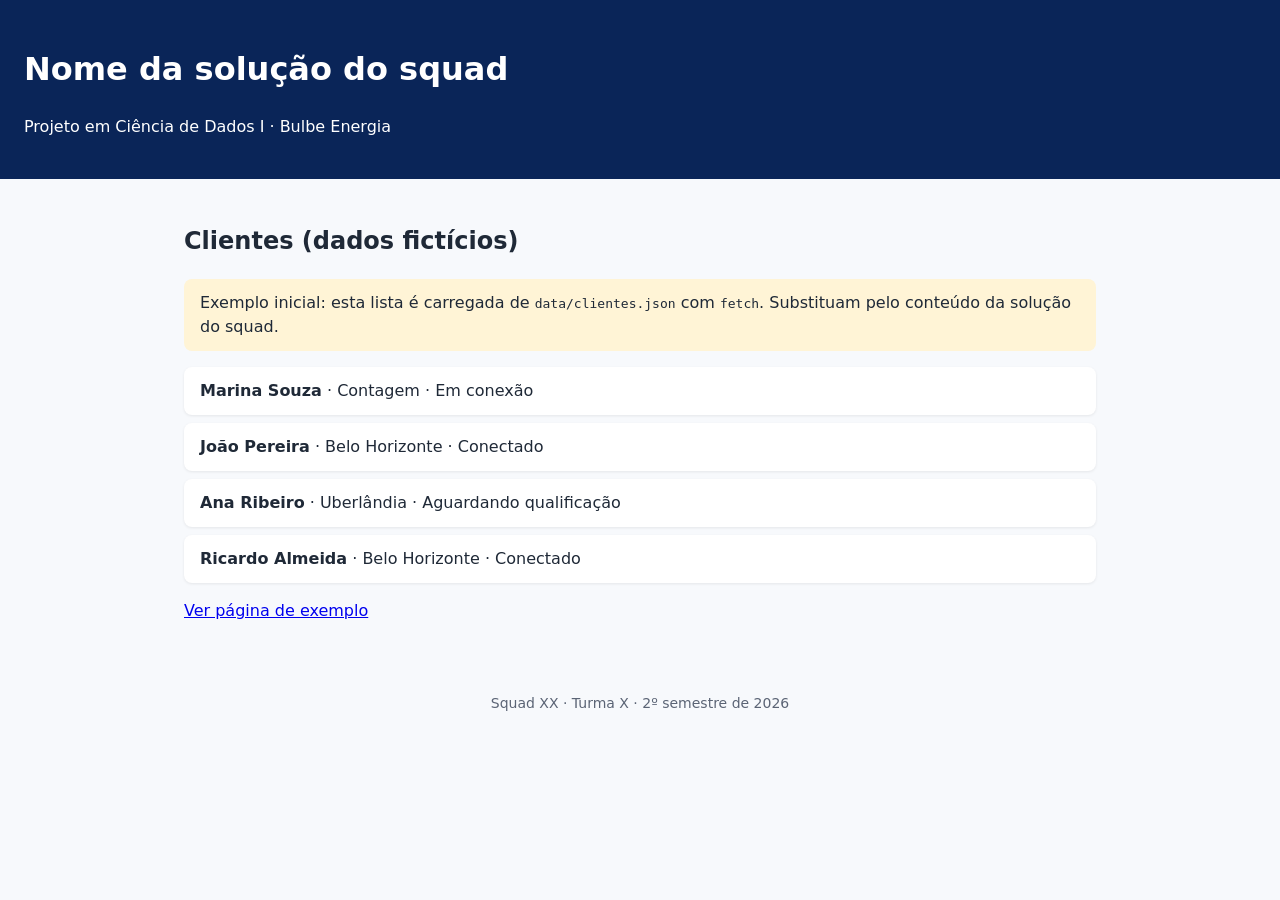
<file: index.html>
<!DOCTYPE html>
<html lang="pt-BR">
<head>
  <meta charset="UTF-8">
  <meta name="viewport" content="width=device-width, initial-scale=1.0">
  <title>Bulbe | Nome da solução do squad</title>
  <link rel="stylesheet" href="assets/css/style.css">
</head>
<body>
  <header class="topo">
    <h1>Nome da solução do squad</h1>
    <p>Projeto em Ciência de Dados I · Bulbe Energia</p>
  </header>

  <main>
    <section>
      <h2>Clientes (dados fictícios)</h2>
      <p class="aviso">Exemplo inicial: esta lista é carregada de <code>data/clientes.json</code> com <code>fetch</code>.
        Substituam pelo conteúdo da solução do squad.</p>
      <ul id="lista-clientes" class="lista"></ul>
      <p><a href="pages/exemplo.html">Ver página de exemplo</a></p>
    </section>
  </main>

  <footer class="rodape">
    <p>Squad XX · Turma X · 2º semestre de 2026</p>
  </footer>

  <script type="module" src="assets/js/main.js"></script>
</body>
</html>
</file>
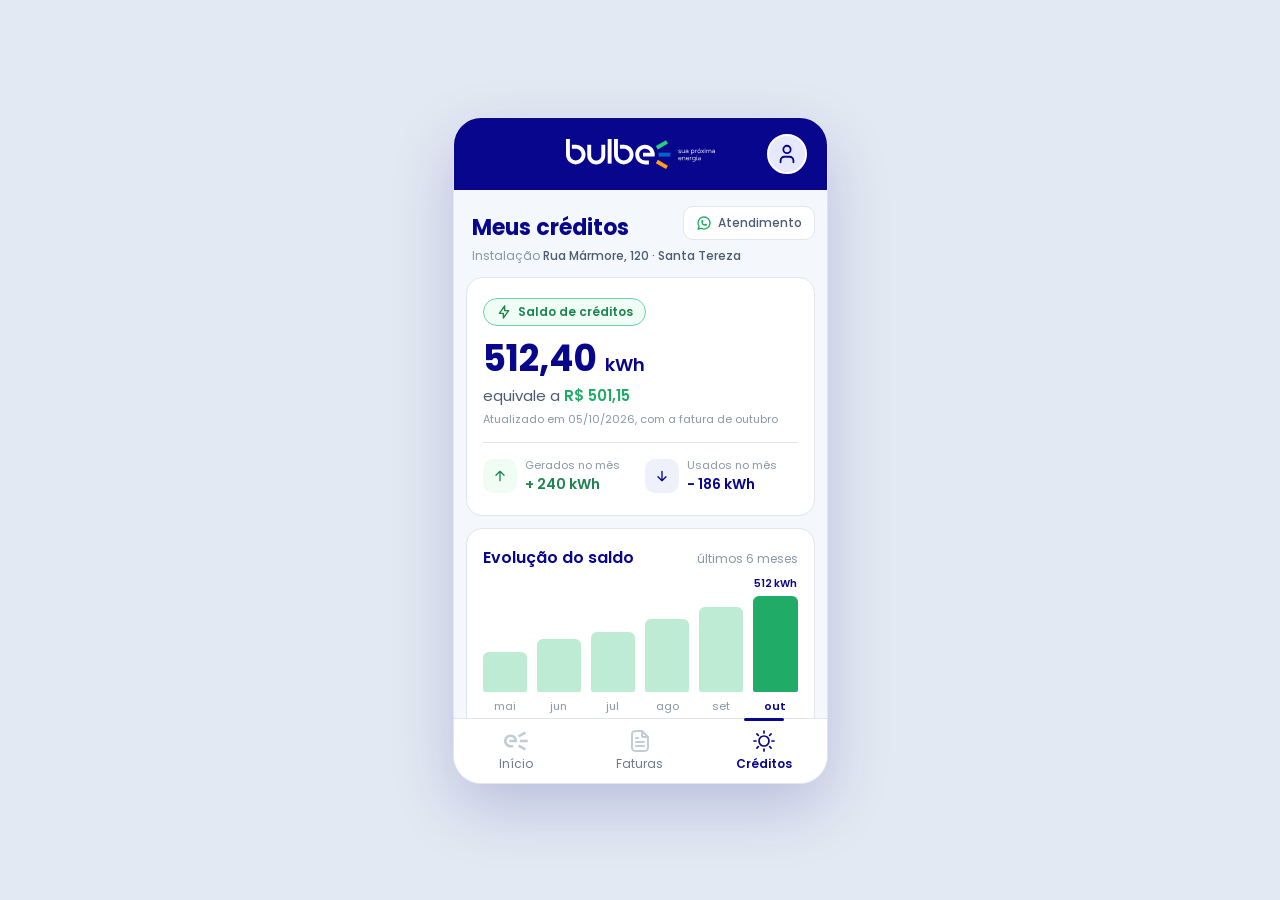
<file: creditos/index.html>
<!DOCTYPE html>
<html lang="pt-BR">
<head>
  <meta charset="UTF-8">
  <meta name="viewport" content="width=device-width, initial-scale=1.0, viewport-fit=cover">
  <title>Bulbe · Créditos</title>
  <link rel="preconnect" href="https://fonts.googleapis.com">
  <link rel="preconnect" href="https://fonts.gstatic.com" crossorigin>
  <link rel="stylesheet" href="https://fonts.googleapis.com/css2?family=Poppins:wght@400;500;600;700&display=swap">
  <link rel="stylesheet" href="style.css">
</head>
<body>

  <!-- Tela no tamanho do iPhone SE: tudo da tela fica aqui dentro -->
  <div class="aparelho">
  <div class="aparelho__tela">


  <!-- Barra do topo: logo oficial da Bulbe e perfil -->
  <header class="topo">
    <a href="../inicio/index.html" class="topo__logo" aria-label="Bulbe, página inicial">
      <svg width="149" height="30" viewBox="0 0 149 30" fill="none" xmlns="http://www.w3.org/2000/svg" aria-hidden="true">
        <path d="M104.378 13.6785H92.6611V17.5656H104.378V13.6785Z" fill="#0762C7"/>
        <path d="M100.005 1.24527L89.8574 7.1039L91.8015 10.4711L101.949 4.61248L100.005 1.24527Z" fill="#26D07C"/>
        <path d="M91.8025 20.7742L89.8584 24.1414L100.006 30L101.95 26.6328L91.8025 20.7742Z" fill="#FF9E1B"/>
        <path d="M35.3623 16.4018C35.3623 19.2172 33.0798 21.4998 30.2644 21.4998C27.449 21.4998 25.1674 19.2172 25.1674 16.4018V5.85814H21.2793V16.4018C21.2793 21.3646 25.3026 25.3869 30.2644 25.3869C35.2262 25.3869 39.2495 21.3636 39.2495 16.4018V5.85814H35.3623V16.4018Z" fill="white"/>
        <path d="M9.76389 5.85814H5.87675V9.74626H9.76487V9.76389C13.0006 9.76389 15.624 12.3873 15.624 15.622C15.624 18.8567 13.0006 21.4802 9.76487 21.4802C6.52918 21.4802 3.90673 18.8577 3.90673 15.622H3.8891V0H0V15.623C0 21.0158 4.37107 25.3869 9.76389 25.3869C15.1567 25.3869 19.5278 21.0158 19.5278 15.623C19.5278 10.2302 15.1567 5.85814 9.76389 5.85814Z" fill="white"/>
        <path d="M57.7883 5.85814H53.9002V9.74626H57.7883V9.76389C61.024 9.76389 63.6464 12.3873 63.6464 15.622C63.6464 18.8567 61.023 21.4802 57.7883 21.4802C54.5536 21.4802 51.9292 18.8577 51.9292 15.622H51.9116V0H48.0234V15.623C48.0234 21.0158 52.3955 25.3869 57.7883 25.3869C63.1811 25.3869 67.5522 21.0158 67.5522 15.623C67.5522 10.2302 63.1801 5.85912 57.7883 5.85912" fill="white"/>
        <path d="M45.5805 0H41.6934V24.6159H45.5805V0Z" fill="white"/>
        <path d="M77.0381 17.5666H88.5614C88.6887 16.9386 88.7553 16.2881 88.7553 15.623C88.7553 10.2302 84.3833 5.85909 78.9914 5.85909C73.5996 5.85909 69.2275 10.2302 69.2275 15.623C69.2275 21.0158 73.5996 25.3869 78.9914 25.3869H82.8786V21.4988H78.9914V21.4811C75.7557 21.4811 73.1323 18.8587 73.1323 15.623C73.1323 12.3873 75.7557 9.76484 78.9914 9.76484C81.5443 9.76484 83.7103 11.4008 84.5126 13.6794H77.0381V17.5666Z" fill="white"/>
        <path d="M113.707 14.1457C113.216 14.1457 112.756 14.0037 112.329 13.7196L112.543 13.3512C112.932 13.601 113.321 13.7264 113.714 13.7264C113.947 13.7264 114.136 13.6755 114.281 13.5746C114.425 13.4737 114.497 13.3434 114.497 13.1837C114.497 13.024 114.433 12.9104 114.306 12.8281C114.179 12.7458 113.96 12.6822 113.649 12.6342C112.841 12.5137 112.439 12.21 112.439 11.7231C112.439 11.4566 112.554 11.2382 112.785 11.0707C113.016 10.9022 113.315 10.8189 113.681 10.8189C114.108 10.8189 114.492 10.9228 114.833 11.1295L114.665 11.5037C114.337 11.3185 114.006 11.2255 113.674 11.2255C113.437 11.2255 113.251 11.2686 113.115 11.3548C112.979 11.441 112.911 11.5595 112.911 11.7104C112.911 11.8485 112.974 11.9592 113.098 12.0434C113.223 12.1277 113.423 12.1914 113.701 12.2345C114.167 12.3079 114.495 12.4167 114.687 12.5607C114.879 12.7047 114.975 12.9153 114.975 13.1906C114.975 13.4659 114.858 13.7059 114.625 13.8822C114.392 14.0585 114.087 14.1467 113.706 14.1467" fill="white"/>
        <path d="M117.085 14.1135C116.667 14.1135 116.337 13.9822 116.095 13.7196C115.853 13.4571 115.732 13.1015 115.732 12.6538V10.8709H116.211V12.6411C116.211 12.9683 116.296 13.224 116.464 13.4071C116.633 13.5903 116.868 13.6814 117.17 13.6814C117.471 13.6814 117.719 13.5776 117.91 13.3709C118.102 13.1642 118.198 12.9056 118.198 12.595V10.8699H118.677V14.0615H118.23C118.23 13.7941 118.235 13.5962 118.243 13.4669H118.225C118.13 13.6697 117.981 13.8274 117.778 13.942C117.575 14.0566 117.344 14.1135 117.085 14.1135Z" fill="white"/>
        <path d="M120.839 10.818C121.306 10.818 121.674 10.9169 121.946 11.1148C122.218 11.3127 122.354 11.6232 122.354 12.0454V14.0615H121.927C121.927 13.7774 121.932 13.5658 121.939 13.4287H121.927C121.824 13.6403 121.658 13.8068 121.432 13.9292C121.205 14.0517 120.959 14.1134 120.69 14.1134C120.337 14.1134 120.043 14.0243 119.807 13.845C119.572 13.6667 119.455 13.4149 119.455 13.0927C119.455 12.7704 119.579 12.5098 119.823 12.3266C120.069 12.1434 120.378 12.0523 120.749 12.0523C121.18 12.0523 121.556 12.1405 121.876 12.3168V12.0454C121.876 11.7741 121.781 11.5713 121.591 11.4381C121.401 11.3048 121.142 11.2382 120.814 11.2382C120.503 11.2382 120.173 11.3137 119.823 11.4645L119.694 11.0766C120.078 10.9042 120.459 10.818 120.839 10.818ZM120.769 13.7059C121.067 13.7059 121.322 13.6177 121.536 13.4414C121.749 13.2651 121.867 13.028 121.888 12.7302C121.573 12.5411 121.219 12.4461 120.827 12.4461C120.564 12.4461 120.348 12.5019 120.183 12.6136C120.016 12.7253 119.934 12.8811 119.934 13.0789C119.934 13.2768 120.015 13.4257 120.177 13.5374C120.339 13.6491 120.537 13.7049 120.769 13.7049" fill="white"/>
        <path d="M125.039 15.5809V10.8709H125.518C125.518 10.9953 125.509 11.2128 125.493 11.5233H125.505C125.579 11.3255 125.731 11.156 125.962 11.0159C126.193 10.8758 126.459 10.8063 126.761 10.8063C127.223 10.8063 127.603 10.9601 127.901 11.2686C128.198 11.5762 128.346 11.9759 128.346 12.4667C128.346 12.9575 128.196 13.3631 127.897 13.6687C127.597 13.9744 127.216 14.1272 126.754 14.1272C126.457 14.1272 126.195 14.0586 125.972 13.9205C125.746 13.7833 125.595 13.6148 125.512 13.417H125.499C125.512 13.5982 125.519 13.8568 125.519 14.1928V15.5819H125.04L125.039 15.5809ZM126.683 13.6873C127.033 13.6873 127.318 13.5756 127.537 13.3513C127.758 13.128 127.867 12.8341 127.867 12.4726C127.867 12.1111 127.758 11.8104 127.537 11.5841C127.318 11.3578 127.037 11.2451 126.696 11.2451C126.355 11.2451 126.063 11.3568 125.844 11.5811C125.627 11.8055 125.517 12.0984 125.517 12.4599C125.517 12.8213 125.626 13.1221 125.844 13.3484C126.062 13.5747 126.341 13.6873 126.682 13.6873" fill="white"/>
        <path d="M129.161 14.0624V10.8708H129.615C129.615 11.1461 129.61 11.3508 129.602 11.485H129.615C129.688 11.2999 129.817 11.1431 130 11.0138C130.183 10.8845 130.397 10.8199 130.643 10.8199C130.794 10.8199 130.94 10.8434 131.083 10.8914L130.947 11.3175C130.857 11.2832 130.744 11.2656 130.611 11.2656C130.33 11.2656 130.099 11.3724 129.915 11.585C129.732 11.7985 129.641 12.0708 129.641 12.402V14.0624H129.162H129.161Z" fill="white"/>
        <path d="M133.121 14.1261C132.642 14.1261 132.248 13.9723 131.94 13.6647C131.631 13.3571 131.478 12.9594 131.478 12.4725C131.478 11.9856 131.635 11.581 131.95 11.2705C132.264 10.96 132.666 10.8052 133.154 10.8052C133.642 10.8052 134.027 10.959 134.338 11.2676C134.649 11.5761 134.803 11.9729 134.803 12.4598C134.803 12.9466 134.645 13.3512 134.328 13.6618C134.012 13.9723 133.608 14.1271 133.121 14.1271M133.134 13.6941C133.475 13.6941 133.758 13.5795 133.985 13.3483C134.212 13.1181 134.325 12.8261 134.325 12.4725C134.325 12.1189 134.213 11.8211 133.988 11.5908C133.764 11.3606 133.482 11.245 133.141 11.245C132.8 11.245 132.518 11.3597 132.294 11.5869C132.069 11.8152 131.957 12.1061 131.957 12.4588C131.957 12.8115 132.069 13.1112 132.294 13.3444C132.518 13.5775 132.798 13.6931 133.135 13.6931M132.818 10.3781L133.297 9.53854H133.88L133.271 10.3781H132.819H132.818Z" fill="white"/>
        <path d="M136.967 12.401L138.164 14.0615H137.581L137.18 13.4796C136.887 13.0447 136.719 12.7909 136.676 12.7175H136.663C136.594 12.834 136.424 13.0878 136.151 13.4796L135.75 14.0615H135.174L136.358 12.4069L135.251 10.8689H135.84L136.293 11.5409C136.457 11.7692 136.58 11.9524 136.662 12.0905H136.675C136.761 11.9445 136.883 11.7584 137.043 11.5351L137.497 10.8699H138.073L136.967 12.401Z" fill="white"/>
        <path d="M139.011 10.2429C138.911 10.2429 138.83 10.2116 138.765 10.1489C138.7 10.0862 138.668 10.0059 138.668 9.90691C138.668 9.80797 138.7 9.72568 138.765 9.66102C138.83 9.59637 138.911 9.56404 139.011 9.56404C139.111 9.56404 139.199 9.59637 139.264 9.66102C139.328 9.72568 139.361 9.80797 139.361 9.90691C139.361 10.0059 139.328 10.0872 139.264 10.1489C139.199 10.2116 139.115 10.2429 139.011 10.2429ZM138.778 10.8699H139.257V14.0615H138.778V10.8699Z" fill="white"/>
        <path d="M144.078 10.818C144.48 10.818 144.793 10.9404 145.02 11.1834C145.246 11.4263 145.359 11.7535 145.359 12.162V14.0615H144.88V12.2198C144.88 11.923 144.806 11.6869 144.657 11.5125C144.508 11.3381 144.296 11.251 144.019 11.251C143.743 11.251 143.518 11.346 143.342 11.5351C143.168 11.7241 143.081 11.9641 143.081 12.2521V14.0615H142.602V12.2335C142.602 11.9279 142.525 11.6879 142.372 11.5125C142.219 11.3381 142.004 11.251 141.728 11.251C141.452 11.251 141.233 11.345 141.061 11.5321C140.888 11.7192 140.802 11.9592 140.802 12.2521V14.0615H140.323V10.8699H140.777C140.777 11.107 140.764 11.3176 140.738 11.5027H140.75C140.819 11.2921 140.95 11.1246 141.145 11.0021C141.339 10.8797 141.557 10.818 141.799 10.818C142.364 10.818 142.73 11.0599 142.899 11.5419C143.006 11.3009 143.166 11.1197 143.378 10.9992C143.589 10.8787 143.821 10.818 144.076 10.818" fill="white"/>
        <path d="M147.462 10.818C147.929 10.818 148.297 10.9169 148.569 11.1148C148.841 11.3127 148.977 11.6232 148.977 12.0454V14.0615H148.55C148.55 13.7774 148.555 13.5658 148.562 13.4287H148.55C148.447 13.6403 148.281 13.8068 148.055 13.9292C147.828 14.0517 147.582 14.1134 147.313 14.1134C146.96 14.1134 146.666 14.0243 146.43 13.845C146.195 13.6667 146.078 13.4149 146.078 13.0927C146.078 12.7704 146.202 12.5098 146.446 12.3266C146.692 12.1434 147.001 12.0523 147.372 12.0523C147.803 12.0523 148.179 12.1405 148.499 12.3168V12.0454C148.499 11.7741 148.404 11.5713 148.214 11.4381C148.024 11.3048 147.765 11.2382 147.437 11.2382C147.126 11.2382 146.796 11.3137 146.446 11.4645L146.317 11.0766C146.701 10.9042 147.082 10.818 147.462 10.818ZM147.392 13.7059C147.69 13.7059 147.945 13.6177 148.159 13.4414C148.372 13.2651 148.49 13.028 148.512 12.7302C148.196 12.5411 147.842 12.4461 147.45 12.4461C147.187 12.4461 146.972 12.5019 146.806 12.6136C146.639 12.7253 146.557 12.8811 146.557 13.0789C146.557 13.2768 146.638 13.4257 146.8 13.5374C146.962 13.6491 147.16 13.7049 147.392 13.7049" fill="white"/>
        <path d="M115.455 19.4729C115.455 19.5248 115.45 19.611 115.442 19.7315H112.808C112.83 20.0548 112.945 20.3105 113.154 20.5005C113.364 20.6906 113.63 20.7846 113.953 20.7846C114.384 20.7846 114.747 20.6475 115.041 20.3712L115.293 20.6945C114.961 21.0393 114.513 21.2108 113.947 21.2108C113.464 21.2108 113.074 21.0579 112.776 20.7523C112.479 20.4467 112.33 20.046 112.33 19.5503C112.33 19.0546 112.481 18.6647 112.783 18.3552C113.085 18.0446 113.473 17.8898 113.947 17.8898C114.422 17.8898 114.77 18.028 115.045 18.3032C115.319 18.5785 115.456 18.9684 115.456 19.4729M113.929 18.316C113.631 18.316 113.381 18.4061 113.181 18.5873C112.981 18.7686 112.858 19.0164 112.816 19.3309H115.009C114.997 19.0037 114.895 18.7529 114.706 18.5785C114.516 18.4041 114.257 18.317 113.929 18.317" fill="white"/>
        <path d="M116.219 21.1471V17.9555H116.672C116.672 18.1455 116.665 18.3562 116.653 18.5883H116.672C116.766 18.3728 116.92 18.2053 117.132 18.0848C117.343 17.9643 117.587 17.9036 117.864 17.9036C118.295 17.9036 118.627 18.029 118.861 18.2788C119.094 18.5286 119.21 18.8793 119.21 19.3319V21.1471H118.731V19.3701C118.731 19.0429 118.649 18.7882 118.488 18.6079C118.326 18.4267 118.09 18.3366 117.779 18.3366C117.469 18.3366 117.205 18.4404 117.002 18.6471C116.8 18.8538 116.699 19.1124 116.699 19.422V21.1471H116.22H116.219Z" fill="white"/>
        <path d="M123.111 19.4729C123.111 19.5248 123.106 19.611 123.099 19.7315H120.464C120.486 20.0548 120.602 20.3105 120.81 20.5005C121.02 20.6906 121.286 20.7846 121.61 20.7846C122.041 20.7846 122.403 20.6475 122.697 20.3712L122.95 20.6945C122.618 21.0393 122.169 21.2108 121.604 21.2108C121.121 21.2108 120.73 21.0579 120.432 20.7523C120.135 20.4467 119.986 20.046 119.986 19.5503C119.986 19.0546 120.137 18.6647 120.439 18.3552C120.742 18.0446 121.13 17.8898 121.604 17.8898C122.078 17.8898 122.427 18.028 122.701 18.3032C122.975 18.5785 123.112 18.9684 123.112 19.4729M121.585 18.316C121.287 18.316 121.038 18.4061 120.838 18.5873C120.637 18.7686 120.515 19.0164 120.472 19.3309H122.667C122.654 19.0037 122.552 18.7529 122.362 18.5785C122.172 18.4041 121.913 18.317 121.585 18.317" fill="white"/>
        <path d="M123.874 21.1471V17.9555H124.328C124.328 18.2308 124.323 18.4355 124.315 18.5697H124.328C124.4 18.3846 124.529 18.2269 124.713 18.0975C124.896 17.9682 125.11 17.9036 125.356 17.9036C125.507 17.9036 125.654 17.9271 125.796 17.9751L125.66 18.4012C125.57 18.3669 125.457 18.3493 125.323 18.3493C125.043 18.3493 124.811 18.4561 124.627 18.6696C124.444 18.8832 124.352 19.1555 124.352 19.4866V21.1471H123.873H123.874Z" fill="white"/>
        <path d="M127.9 22.7498C127.352 22.7498 126.86 22.6244 126.424 22.3746L126.612 21.9739C127.055 22.1933 127.484 22.303 127.893 22.303C128.229 22.303 128.495 22.2139 128.692 22.0346C128.888 21.8554 128.991 21.6075 129 21.2882C129.013 20.909 129.023 20.6465 129.032 20.4996H129.02C128.933 20.7063 128.78 20.8757 128.557 21.007C128.335 21.1383 128.079 21.2039 127.79 21.2039C127.32 21.2039 126.936 21.0501 126.638 20.7425C126.34 20.4349 126.191 20.0391 126.191 19.5572C126.191 19.0752 126.339 18.6657 126.635 18.3552C126.931 18.0446 127.313 17.8898 127.784 17.8898C128.077 17.8898 128.339 17.9574 128.567 18.0936C128.795 18.2298 128.951 18.4022 129.032 18.6138H129.045C129.036 18.4678 129.032 18.2474 129.032 17.9545H129.486V21.1912C129.486 21.678 129.346 22.0591 129.066 22.3354C128.785 22.6106 128.398 22.7488 127.901 22.7488M127.842 20.765C128.196 20.765 128.48 20.6534 128.693 20.429C128.907 20.2057 129.014 19.9098 129.014 19.5434C129.014 19.1771 128.904 18.8891 128.686 18.6647C128.469 18.4404 128.188 18.3287 127.842 18.3287C127.496 18.3287 127.215 18.4424 126.998 18.6677C126.78 18.894 126.67 19.1859 126.67 19.5434C126.67 19.901 126.779 20.1939 126.998 20.4222C127.215 20.6504 127.497 20.765 127.842 20.765Z" fill="white"/>
        <path d="M130.785 17.3286C130.685 17.3286 130.604 17.2972 130.539 17.2346C130.475 17.1719 130.442 17.0915 130.442 16.9926C130.442 16.8936 130.475 16.8114 130.539 16.7467C130.604 16.682 130.685 16.6497 130.785 16.6497C130.885 16.6497 130.973 16.682 131.037 16.7467C131.102 16.8114 131.134 16.8936 131.134 16.9926C131.134 17.0915 131.102 17.1728 131.037 17.2346C130.972 17.2972 130.888 17.3286 130.785 17.3286ZM130.552 17.9556H131.031V21.1472H130.552V17.9556Z" fill="white"/>
        <path d="M133.193 17.9036C133.659 17.9036 134.027 18.0025 134.3 18.2014C134.572 18.3993 134.707 18.7098 134.707 19.132V21.1481H134.28C134.28 20.864 134.284 20.6524 134.293 20.5153H134.28C134.176 20.7269 134.012 20.8934 133.785 21.0158C133.559 21.1383 133.311 21.2 133.045 21.2C132.691 21.2 132.396 21.1109 132.161 20.9316C131.926 20.7533 131.809 20.5015 131.809 20.1792C131.809 19.8569 131.931 19.5964 132.177 19.4132C132.424 19.23 132.731 19.1389 133.103 19.1389C133.534 19.1389 133.909 19.227 134.228 19.4034V19.132C134.228 18.8607 134.133 18.6589 133.943 18.5247C133.753 18.3914 133.495 18.3248 133.166 18.3248C132.856 18.3248 132.526 18.4002 132.176 18.5511L132.047 18.1632C132.431 17.9908 132.813 17.9046 133.192 17.9046M133.12 20.7925C133.418 20.7925 133.674 20.7043 133.887 20.528C134.101 20.3517 134.218 20.1146 134.24 19.8168C133.926 19.6277 133.572 19.5327 133.179 19.5327C132.916 19.5327 132.701 19.5885 132.535 19.7002C132.37 19.8119 132.287 19.9676 132.287 20.1655C132.287 20.3634 132.367 20.5123 132.529 20.624C132.69 20.7357 132.888 20.7915 133.12 20.7915" fill="white"/>
      </svg>
    </a>

    <button type="button" class="topo__perfil" aria-label="Meu perfil">
      <svg width="22" height="22" viewBox="0 0 22 22" fill="none" xmlns="http://www.w3.org/2000/svg" aria-hidden="true">
        <path d="M17.4154 19.25V17.4167C17.4154 16.4442 17.0291 15.5116 16.3414 14.824C15.6538 14.1363 14.7212 13.75 13.7487 13.75H8.2487C7.27624 13.75 6.34361 14.1363 5.65597 14.824C4.96834 15.5116 4.58203 16.4442 4.58203 17.4167V19.25" stroke="currentColor" stroke-width="1.8" stroke-linecap="round" stroke-linejoin="round"/>
        <path d="M10.9992 10.0833C13.0242 10.0833 14.6659 8.44169 14.6659 6.41664C14.6659 4.3916 13.0242 2.74998 10.9992 2.74998C8.97414 2.74998 7.33252 4.3916 7.33252 6.41664C7.33252 8.44169 8.97414 10.0833 10.9992 10.0833Z" stroke="currentColor" stroke-width="1.8" stroke-linecap="round" stroke-linejoin="round"/>
      </svg>
    </button>
  </header>

  <!-- Conteúdo da tela: troque apenas esta parte -->
  <!-- HU04 · Persona Ricardo Almeida · Issue #28 · valores fictícios -->
  <main class="conteudo creditos">
    <div class="creditos__titulo-linha">
      <h1 class="conteudo__titulo">Meus créditos</h1>
      <a class="creditos__atendimento" href="https://a.bulbe.com.br/contato" target="_blank" rel="noopener">
        <svg class="creditos__icone creditos__icone--pequeno" viewBox="0 0 24 24" aria-hidden="true"><path d="M3 21l1.65-3.8a9 9 0 1 1 3.4 2.9L3 21"/><path d="M9 10a.5.5 0 0 0 1 0V9a.5.5 0 0 0-1 0v1a5 5 0 0 0 5 5h1a.5.5 0 0 0 0-1h-1a.5.5 0 0 0 0 1"/></svg>
        Atendimento
      </a>
    </div>
    <p class="creditos__instalacao">
      Instalação <strong id="instalacao">Rua Mármore, 120 · Santa Tereza</strong>
    </p>

    <!-- Saldo de créditos -->
    <section class="creditos__cartao creditos__saldo" aria-labelledby="titulo-saldo">
      <span class="creditos__selo">
        <svg class="creditos__icone creditos__icone--pequeno" viewBox="0 0 24 24" aria-hidden="true"><path d="M13 3v7h6l-8 11v-7H5l8-11"/></svg>
        <span id="titulo-saldo">Saldo de créditos</span>
      </span>

      <p class="creditos__kwh"><data id="saldo-kwh" value="512.4">512,40</data> <span>kWh</span></p>
      <p class="creditos__reais">equivale a <strong id="saldo-reais">R$ 501,15</strong></p>
      <p class="creditos__atualizacao">
        Atualizado em <time id="saldo-data" datetime="2026-10-05">05/10/2026</time>, com a fatura de <span id="saldo-mes">outubro</span>
      </p>

      <hr class="creditos__divisor">

      <ul class="creditos__resumo">
        <li class="creditos__resumo-item">
          <span class="creditos__resumo-icone creditos__resumo-icone--gerado">
            <svg class="creditos__icone creditos__icone--pequeno" viewBox="0 0 24 24" aria-hidden="true"><path d="M12 19V5M18 11l-6-6M6 11l6-6"/></svg>
          </span>
          <span>
            <span class="creditos__resumo-rotulo">Gerados no mês</span>
            <strong id="mes-gerados" class="creditos__resumo-valor creditos__resumo-valor--gerado">+ 240 kWh</strong>
          </span>
        </li>
        <li class="creditos__resumo-item">
          <span class="creditos__resumo-icone creditos__resumo-icone--usado">
            <svg class="creditos__icone creditos__icone--pequeno" viewBox="0 0 24 24" aria-hidden="true"><path d="M12 5v14M18 13l-6 6M6 13l6 6"/></svg>
          </span>
          <span>
            <span class="creditos__resumo-rotulo">Usados no mês</span>
            <strong id="mes-usados" class="creditos__resumo-valor">− 186 kWh</strong>
          </span>
        </li>
      </ul>
    </section>

    <!-- Evolução do saldo -->
    <section class="creditos__cartao" aria-labelledby="titulo-evolucao">
      <div class="creditos__evolucao-topo">
        <h2 id="titulo-evolucao" class="creditos__titulo-secao">Evolução do saldo</h2>
        <span class="creditos__apoio">últimos 6 meses</span>
      </div>

      <figure class="creditos__grafico">
        <ol id="grafico-barras" class="creditos__barras">
          <li style="--altura: 42%"><span class="creditos__sr">Maio: 216 kWh</span></li>
          <li style="--altura: 55%"><span class="creditos__sr">Junho: 280 kWh</span></li>
          <li style="--altura: 63%"><span class="creditos__sr">Julho: 323 kWh</span></li>
          <li style="--altura: 76%"><span class="creditos__sr">Agosto: 388 kWh</span></li>
          <li style="--altura: 89%"><span class="creditos__sr">Setembro: 458 kWh</span></li>
          <li class="atual" style="--altura: 100%" data-valor="512 kWh"><span class="creditos__sr">Outubro: 512 kWh</span></li>
        </ol>
        <figcaption id="grafico-meses" class="creditos__meses" aria-hidden="true">
          <span>mai</span><span>jun</span><span>jul</span><span>ago</span><span>set</span><span class="atual">out</span>
        </figcaption>
      </figure>
    </section>

    <!-- E se eu cancelar? -->
    <section class="creditos__aviso" aria-labelledby="titulo-cancelar">
      <h2 id="titulo-cancelar" class="creditos__aviso-titulo">
        <svg class="creditos__icone" viewBox="0 0 24 24" aria-hidden="true"><circle cx="12" cy="12" r="9"/><path d="M12 8h.01M11 12h1v4h1"/></svg>
        E se eu cancelar?
      </h2>
      <p>Seus créditos continuam valendo: use nas próximas contas por até <span id="prazo-meses">60</span> meses ou quite o saldo de uma vez, sem multa.</p>
      <p>Valor para quitar hoje: <strong id="valor-quitar">R$ 501,15</strong></p>

      <details class="creditos__regras">
        <summary>Ver regras completas</summary>
        <ul>
          <li>O saldo mostrado aqui é o mesmo informado pela central de atendimento.</li>
          <li>Os créditos são atualizados uma vez por mês, junto com a fatura.</li>
          <li>Ao cancelar, você escolhe: consumir o saldo nas contas da Cemig ou pagar o valor em reais.</li>
          <li>Não existe multa de fidelidade.</li>
        </ul>
      </details>
    </section>

    <a class="creditos__botao" href="#">
      <svg class="creditos__icone" viewBox="0 0 24 24" aria-hidden="true"><path d="M3 12h4l3 8l4-16l3 8h4"/></svg>
      Ver quanto economizei
    </a>
  </main>

  <!-- Barra de navegação: 3 abas com os ícones oficiais -->
  <nav class="navegacao" aria-label="Navegação principal">
    <a href="../inicio/index.html" class="navegacao__item">
      <svg class="navegacao__icone icone-inicio" width="24" height="24" viewBox="0 0 24 24" fill="none" xmlns="http://www.w3.org/2000/svg" aria-hidden="true">
        <path class="icone-inicio__azul" d="M23.6607 10.7024H15.7739V13.2982H23.6607V10.7024Z"/>
        <path class="icone-inicio__verde" d="M20.7172 2.40003L13.8867 6.31189L15.1951 8.55989L22.0256 4.64802L20.7172 2.40003Z"/>
        <path class="icone-inicio__laranja" d="M15.1956 15.4402L13.8872 17.6882L20.7176 21.6L22.026 19.352L15.1956 15.4402Z"/>
        <path class="icone-inicio__e" d="M5.25783 13.2981H13.0142C13.0998 12.8788 13.1449 12.4445 13.1449 12.0001C13.1449 8.39951 10.2024 5.48059 6.57229 5.48059C2.9422 5.48059 0 8.39951 0 12.0001C0 15.6006 2.94256 18.5199 6.57229 18.5199H9.18908V15.9241H6.57229V15.9121C4.39438 15.9121 2.62892 14.1608 2.62892 12.0004C2.62892 9.84002 4.39438 8.08874 6.57229 8.08874C8.29074 8.08874 9.7488 9.18097 10.2887 10.7027H5.25783V13.2985V13.2981Z"/>
      </svg>
      <span class="navegacao__rotulo">Início</span>
    </a>

    <a href="../fatura/principal/index.html" class="navegacao__item">
      <svg class="navegacao__icone" width="24" height="24" viewBox="0 0 24 24" fill="none" xmlns="http://www.w3.org/2000/svg" aria-hidden="true">
        <path d="M14 2.26953V6.40007C14 6.96012 14 7.24015 14.109 7.45406C14.2049 7.64222 14.3578 7.7952 14.546 7.89108C14.7599 8.00007 15.0399 8.00007 15.6 8.00007H19.7305M16 13H8M16 17H8M10 9H8M14 2H8.8C7.11984 2 6.27976 2 5.63803 2.32698C5.07354 2.6146 4.6146 3.07354 4.32698 3.63803C4 4.27976 4 5.11984 4 6.8V17.2C4 18.8802 4 19.7202 4.32698 20.362C4.6146 20.9265 5.07354 21.3854 5.63803 21.673C6.27976 22 7.11984 22 8.8 22H15.2C16.8802 22 17.7202 22 18.362 21.673C18.9265 21.3854 19.3854 20.9265 19.673 20.362C20 19.7202 20 18.8802 20 17.2V8L14 2Z" stroke="currentColor" stroke-width="2" stroke-linecap="round" stroke-linejoin="round"/>
      </svg>
      <span class="navegacao__rotulo">Faturas</span>
    </a>

    <a href="../creditos/index.html" class="navegacao__item navegacao__item--ativo" aria-current="page">
      <svg class="navegacao__icone" width="24" height="24" viewBox="0 0 24 24" fill="none" xmlns="http://www.w3.org/2000/svg" aria-hidden="true">
        <path d="M12 2V4M12 20V22M4 12H2M6.31412 6.31412L4.8999 4.8999M17.6859 6.31412L19.1001 4.8999M6.31412 17.69L4.8999 19.1042M17.6859 17.69L19.1001 19.1042M22 12H20M17 12C17 14.7614 14.7614 17 12 17C9.23858 17 7 14.7614 7 12C7 9.23858 9.23858 7 12 7C14.7614 7 17 9.23858 17 12Z" stroke="currentColor" stroke-width="1.7" stroke-linecap="round" stroke-linejoin="round"/>
      </svg>
      <span class="navegacao__rotulo">Créditos</span>
    </a>
  </nav>

  </div>
  </div>

  <!-- Dados da tela: lidos de data/creditos.json (precisa do Live Server) -->
  <script type="module" src="script.js"></script>
</body>
</html>
</file>
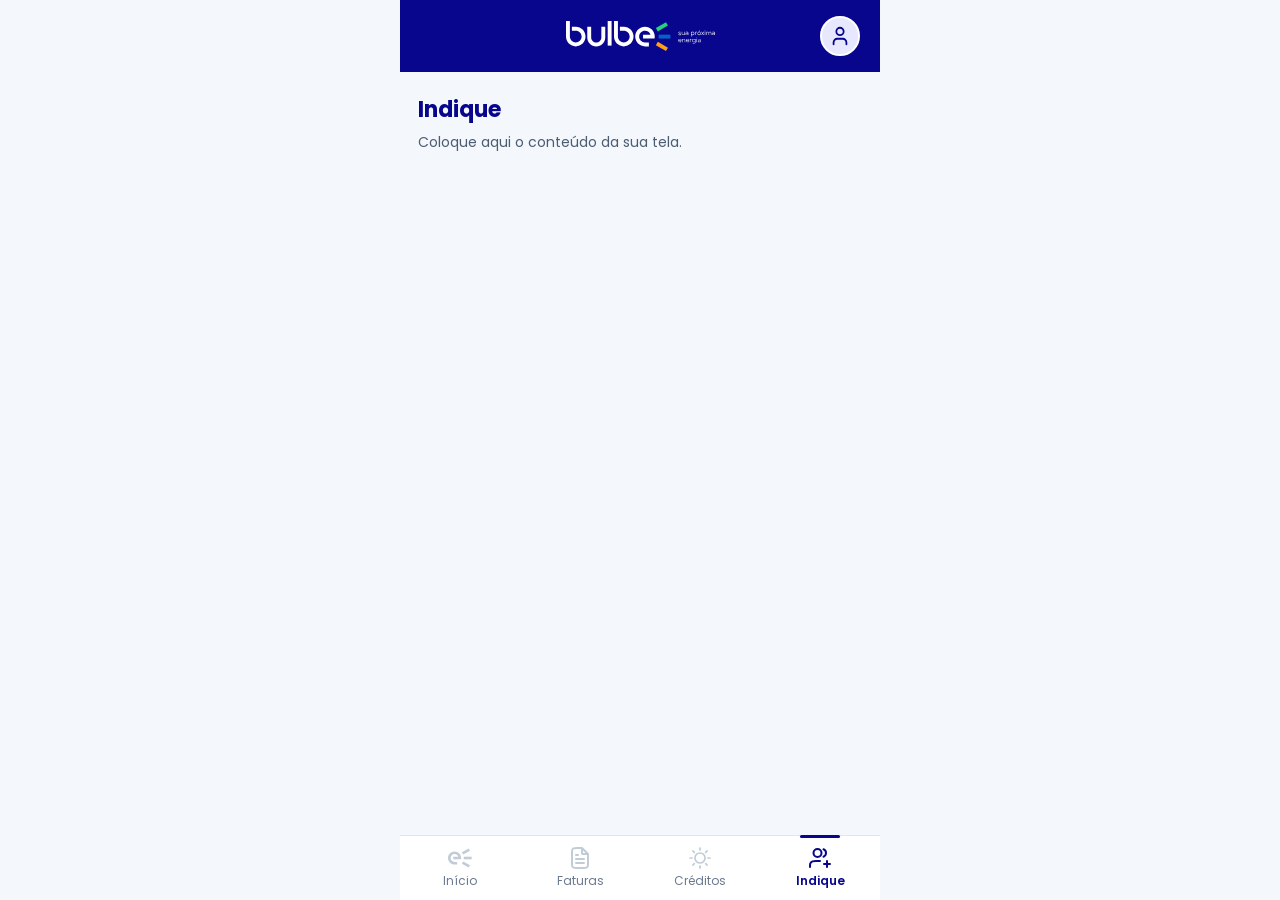
<file: indique/index.html>
<!DOCTYPE html>
<html lang="pt-BR">
<head>
  <meta charset="UTF-8">
  <meta name="viewport" content="width=device-width, initial-scale=1.0, viewport-fit=cover">
  <title>Bulbe · Indique</title>
  <link rel="preconnect" href="https://fonts.googleapis.com">
  <link rel="preconnect" href="https://fonts.gstatic.com" crossorigin>
  <link rel="stylesheet" href="https://fonts.googleapis.com/css2?family=Poppins:wght@400;500;600;700&display=swap">
  <link rel="stylesheet" href="style.css">
</head>
<body>

  <!-- Barra do topo: logo oficial da Bulbe e perfil -->
  <header class="topo">
    <a href="../inicio/index.html" class="topo__logo" aria-label="Bulbe, página inicial">
      <svg width="149" height="30" viewBox="0 0 149 30" fill="none" xmlns="http://www.w3.org/2000/svg" aria-hidden="true">
        <path d="M104.378 13.6785H92.6611V17.5656H104.378V13.6785Z" fill="#0762C7"/>
        <path d="M100.005 1.24527L89.8574 7.1039L91.8015 10.4711L101.949 4.61248L100.005 1.24527Z" fill="#26D07C"/>
        <path d="M91.8025 20.7742L89.8584 24.1414L100.006 30L101.95 26.6328L91.8025 20.7742Z" fill="#FF9E1B"/>
        <path d="M35.3623 16.4018C35.3623 19.2172 33.0798 21.4998 30.2644 21.4998C27.449 21.4998 25.1674 19.2172 25.1674 16.4018V5.85814H21.2793V16.4018C21.2793 21.3646 25.3026 25.3869 30.2644 25.3869C35.2262 25.3869 39.2495 21.3636 39.2495 16.4018V5.85814H35.3623V16.4018Z" fill="white"/>
        <path d="M9.76389 5.85814H5.87675V9.74626H9.76487V9.76389C13.0006 9.76389 15.624 12.3873 15.624 15.622C15.624 18.8567 13.0006 21.4802 9.76487 21.4802C6.52918 21.4802 3.90673 18.8577 3.90673 15.622H3.8891V0H0V15.623C0 21.0158 4.37107 25.3869 9.76389 25.3869C15.1567 25.3869 19.5278 21.0158 19.5278 15.623C19.5278 10.2302 15.1567 5.85814 9.76389 5.85814Z" fill="white"/>
        <path d="M57.7883 5.85814H53.9002V9.74626H57.7883V9.76389C61.024 9.76389 63.6464 12.3873 63.6464 15.622C63.6464 18.8567 61.023 21.4802 57.7883 21.4802C54.5536 21.4802 51.9292 18.8577 51.9292 15.622H51.9116V0H48.0234V15.623C48.0234 21.0158 52.3955 25.3869 57.7883 25.3869C63.1811 25.3869 67.5522 21.0158 67.5522 15.623C67.5522 10.2302 63.1801 5.85912 57.7883 5.85912" fill="white"/>
        <path d="M45.5805 0H41.6934V24.6159H45.5805V0Z" fill="white"/>
        <path d="M77.0381 17.5666H88.5614C88.6887 16.9386 88.7553 16.2881 88.7553 15.623C88.7553 10.2302 84.3833 5.85909 78.9914 5.85909C73.5996 5.85909 69.2275 10.2302 69.2275 15.623C69.2275 21.0158 73.5996 25.3869 78.9914 25.3869H82.8786V21.4988H78.9914V21.4811C75.7557 21.4811 73.1323 18.8587 73.1323 15.623C73.1323 12.3873 75.7557 9.76484 78.9914 9.76484C81.5443 9.76484 83.7103 11.4008 84.5126 13.6794H77.0381V17.5666Z" fill="white"/>
        <path d="M113.707 14.1457C113.216 14.1457 112.756 14.0037 112.329 13.7196L112.543 13.3512C112.932 13.601 113.321 13.7264 113.714 13.7264C113.947 13.7264 114.136 13.6755 114.281 13.5746C114.425 13.4737 114.497 13.3434 114.497 13.1837C114.497 13.024 114.433 12.9104 114.306 12.8281C114.179 12.7458 113.96 12.6822 113.649 12.6342C112.841 12.5137 112.439 12.21 112.439 11.7231C112.439 11.4566 112.554 11.2382 112.785 11.0707C113.016 10.9022 113.315 10.8189 113.681 10.8189C114.108 10.8189 114.492 10.9228 114.833 11.1295L114.665 11.5037C114.337 11.3185 114.006 11.2255 113.674 11.2255C113.437 11.2255 113.251 11.2686 113.115 11.3548C112.979 11.441 112.911 11.5595 112.911 11.7104C112.911 11.8485 112.974 11.9592 113.098 12.0434C113.223 12.1277 113.423 12.1914 113.701 12.2345C114.167 12.3079 114.495 12.4167 114.687 12.5607C114.879 12.7047 114.975 12.9153 114.975 13.1906C114.975 13.4659 114.858 13.7059 114.625 13.8822C114.392 14.0585 114.087 14.1467 113.706 14.1467" fill="white"/>
        <path d="M117.085 14.1135C116.667 14.1135 116.337 13.9822 116.095 13.7196C115.853 13.4571 115.732 13.1015 115.732 12.6538V10.8709H116.211V12.6411C116.211 12.9683 116.296 13.224 116.464 13.4071C116.633 13.5903 116.868 13.6814 117.17 13.6814C117.471 13.6814 117.719 13.5776 117.91 13.3709C118.102 13.1642 118.198 12.9056 118.198 12.595V10.8699H118.677V14.0615H118.23C118.23 13.7941 118.235 13.5962 118.243 13.4669H118.225C118.13 13.6697 117.981 13.8274 117.778 13.942C117.575 14.0566 117.344 14.1135 117.085 14.1135Z" fill="white"/>
        <path d="M120.839 10.818C121.306 10.818 121.674 10.9169 121.946 11.1148C122.218 11.3127 122.354 11.6232 122.354 12.0454V14.0615H121.927C121.927 13.7774 121.932 13.5658 121.939 13.4287H121.927C121.824 13.6403 121.658 13.8068 121.432 13.9292C121.205 14.0517 120.959 14.1134 120.69 14.1134C120.337 14.1134 120.043 14.0243 119.807 13.845C119.572 13.6667 119.455 13.4149 119.455 13.0927C119.455 12.7704 119.579 12.5098 119.823 12.3266C120.069 12.1434 120.378 12.0523 120.749 12.0523C121.18 12.0523 121.556 12.1405 121.876 12.3168V12.0454C121.876 11.7741 121.781 11.5713 121.591 11.4381C121.401 11.3048 121.142 11.2382 120.814 11.2382C120.503 11.2382 120.173 11.3137 119.823 11.4645L119.694 11.0766C120.078 10.9042 120.459 10.818 120.839 10.818ZM120.769 13.7059C121.067 13.7059 121.322 13.6177 121.536 13.4414C121.749 13.2651 121.867 13.028 121.888 12.7302C121.573 12.5411 121.219 12.4461 120.827 12.4461C120.564 12.4461 120.348 12.5019 120.183 12.6136C120.016 12.7253 119.934 12.8811 119.934 13.0789C119.934 13.2768 120.015 13.4257 120.177 13.5374C120.339 13.6491 120.537 13.7049 120.769 13.7049" fill="white"/>
        <path d="M125.039 15.5809V10.8709H125.518C125.518 10.9953 125.509 11.2128 125.493 11.5233H125.505C125.579 11.3255 125.731 11.156 125.962 11.0159C126.193 10.8758 126.459 10.8063 126.761 10.8063C127.223 10.8063 127.603 10.9601 127.901 11.2686C128.198 11.5762 128.346 11.9759 128.346 12.4667C128.346 12.9575 128.196 13.3631 127.897 13.6687C127.597 13.9744 127.216 14.1272 126.754 14.1272C126.457 14.1272 126.195 14.0586 125.972 13.9205C125.746 13.7833 125.595 13.6148 125.512 13.417H125.499C125.512 13.5982 125.519 13.8568 125.519 14.1928V15.5819H125.04L125.039 15.5809ZM126.683 13.6873C127.033 13.6873 127.318 13.5756 127.537 13.3513C127.758 13.128 127.867 12.8341 127.867 12.4726C127.867 12.1111 127.758 11.8104 127.537 11.5841C127.318 11.3578 127.037 11.2451 126.696 11.2451C126.355 11.2451 126.063 11.3568 125.844 11.5811C125.627 11.8055 125.517 12.0984 125.517 12.4599C125.517 12.8213 125.626 13.1221 125.844 13.3484C126.062 13.5747 126.341 13.6873 126.682 13.6873" fill="white"/>
        <path d="M129.161 14.0624V10.8708H129.615C129.615 11.1461 129.61 11.3508 129.602 11.485H129.615C129.688 11.2999 129.817 11.1431 130 11.0138C130.183 10.8845 130.397 10.8199 130.643 10.8199C130.794 10.8199 130.94 10.8434 131.083 10.8914L130.947 11.3175C130.857 11.2832 130.744 11.2656 130.611 11.2656C130.33 11.2656 130.099 11.3724 129.915 11.585C129.732 11.7985 129.641 12.0708 129.641 12.402V14.0624H129.162H129.161Z" fill="white"/>
        <path d="M133.121 14.1261C132.642 14.1261 132.248 13.9723 131.94 13.6647C131.631 13.3571 131.478 12.9594 131.478 12.4725C131.478 11.9856 131.635 11.581 131.95 11.2705C132.264 10.96 132.666 10.8052 133.154 10.8052C133.642 10.8052 134.027 10.959 134.338 11.2676C134.649 11.5761 134.803 11.9729 134.803 12.4598C134.803 12.9466 134.645 13.3512 134.328 13.6618C134.012 13.9723 133.608 14.1271 133.121 14.1271M133.134 13.6941C133.475 13.6941 133.758 13.5795 133.985 13.3483C134.212 13.1181 134.325 12.8261 134.325 12.4725C134.325 12.1189 134.213 11.8211 133.988 11.5908C133.764 11.3606 133.482 11.245 133.141 11.245C132.8 11.245 132.518 11.3597 132.294 11.5869C132.069 11.8152 131.957 12.1061 131.957 12.4588C131.957 12.8115 132.069 13.1112 132.294 13.3444C132.518 13.5775 132.798 13.6931 133.135 13.6931M132.818 10.3781L133.297 9.53854H133.88L133.271 10.3781H132.819H132.818Z" fill="white"/>
        <path d="M136.967 12.401L138.164 14.0615H137.581L137.18 13.4796C136.887 13.0447 136.719 12.7909 136.676 12.7175H136.663C136.594 12.834 136.424 13.0878 136.151 13.4796L135.75 14.0615H135.174L136.358 12.4069L135.251 10.8689H135.84L136.293 11.5409C136.457 11.7692 136.58 11.9524 136.662 12.0905H136.675C136.761 11.9445 136.883 11.7584 137.043 11.5351L137.497 10.8699H138.073L136.967 12.401Z" fill="white"/>
        <path d="M139.011 10.2429C138.911 10.2429 138.83 10.2116 138.765 10.1489C138.7 10.0862 138.668 10.0059 138.668 9.90691C138.668 9.80797 138.7 9.72568 138.765 9.66102C138.83 9.59637 138.911 9.56404 139.011 9.56404C139.111 9.56404 139.199 9.59637 139.264 9.66102C139.328 9.72568 139.361 9.80797 139.361 9.90691C139.361 10.0059 139.328 10.0872 139.264 10.1489C139.199 10.2116 139.115 10.2429 139.011 10.2429ZM138.778 10.8699H139.257V14.0615H138.778V10.8699Z" fill="white"/>
        <path d="M144.078 10.818C144.48 10.818 144.793 10.9404 145.02 11.1834C145.246 11.4263 145.359 11.7535 145.359 12.162V14.0615H144.88V12.2198C144.88 11.923 144.806 11.6869 144.657 11.5125C144.508 11.3381 144.296 11.251 144.019 11.251C143.743 11.251 143.518 11.346 143.342 11.5351C143.168 11.7241 143.081 11.9641 143.081 12.2521V14.0615H142.602V12.2335C142.602 11.9279 142.525 11.6879 142.372 11.5125C142.219 11.3381 142.004 11.251 141.728 11.251C141.452 11.251 141.233 11.345 141.061 11.5321C140.888 11.7192 140.802 11.9592 140.802 12.2521V14.0615H140.323V10.8699H140.777C140.777 11.107 140.764 11.3176 140.738 11.5027H140.75C140.819 11.2921 140.95 11.1246 141.145 11.0021C141.339 10.8797 141.557 10.818 141.799 10.818C142.364 10.818 142.73 11.0599 142.899 11.5419C143.006 11.3009 143.166 11.1197 143.378 10.9992C143.589 10.8787 143.821 10.818 144.076 10.818" fill="white"/>
        <path d="M147.462 10.818C147.929 10.818 148.297 10.9169 148.569 11.1148C148.841 11.3127 148.977 11.6232 148.977 12.0454V14.0615H148.55C148.55 13.7774 148.555 13.5658 148.562 13.4287H148.55C148.447 13.6403 148.281 13.8068 148.055 13.9292C147.828 14.0517 147.582 14.1134 147.313 14.1134C146.96 14.1134 146.666 14.0243 146.43 13.845C146.195 13.6667 146.078 13.4149 146.078 13.0927C146.078 12.7704 146.202 12.5098 146.446 12.3266C146.692 12.1434 147.001 12.0523 147.372 12.0523C147.803 12.0523 148.179 12.1405 148.499 12.3168V12.0454C148.499 11.7741 148.404 11.5713 148.214 11.4381C148.024 11.3048 147.765 11.2382 147.437 11.2382C147.126 11.2382 146.796 11.3137 146.446 11.4645L146.317 11.0766C146.701 10.9042 147.082 10.818 147.462 10.818ZM147.392 13.7059C147.69 13.7059 147.945 13.6177 148.159 13.4414C148.372 13.2651 148.49 13.028 148.512 12.7302C148.196 12.5411 147.842 12.4461 147.45 12.4461C147.187 12.4461 146.972 12.5019 146.806 12.6136C146.639 12.7253 146.557 12.8811 146.557 13.0789C146.557 13.2768 146.638 13.4257 146.8 13.5374C146.962 13.6491 147.16 13.7049 147.392 13.7049" fill="white"/>
        <path d="M115.455 19.4729C115.455 19.5248 115.45 19.611 115.442 19.7315H112.808C112.83 20.0548 112.945 20.3105 113.154 20.5005C113.364 20.6906 113.63 20.7846 113.953 20.7846C114.384 20.7846 114.747 20.6475 115.041 20.3712L115.293 20.6945C114.961 21.0393 114.513 21.2108 113.947 21.2108C113.464 21.2108 113.074 21.0579 112.776 20.7523C112.479 20.4467 112.33 20.046 112.33 19.5503C112.33 19.0546 112.481 18.6647 112.783 18.3552C113.085 18.0446 113.473 17.8898 113.947 17.8898C114.422 17.8898 114.77 18.028 115.045 18.3032C115.319 18.5785 115.456 18.9684 115.456 19.4729M113.929 18.316C113.631 18.316 113.381 18.4061 113.181 18.5873C112.981 18.7686 112.858 19.0164 112.816 19.3309H115.009C114.997 19.0037 114.895 18.7529 114.706 18.5785C114.516 18.4041 114.257 18.317 113.929 18.317" fill="white"/>
        <path d="M116.219 21.1471V17.9555H116.672C116.672 18.1455 116.665 18.3562 116.653 18.5883H116.672C116.766 18.3728 116.92 18.2053 117.132 18.0848C117.343 17.9643 117.587 17.9036 117.864 17.9036C118.295 17.9036 118.627 18.029 118.861 18.2788C119.094 18.5286 119.21 18.8793 119.21 19.3319V21.1471H118.731V19.3701C118.731 19.0429 118.649 18.7882 118.488 18.6079C118.326 18.4267 118.09 18.3366 117.779 18.3366C117.469 18.3366 117.205 18.4404 117.002 18.6471C116.8 18.8538 116.699 19.1124 116.699 19.422V21.1471H116.22H116.219Z" fill="white"/>
        <path d="M123.111 19.4729C123.111 19.5248 123.106 19.611 123.099 19.7315H120.464C120.486 20.0548 120.602 20.3105 120.81 20.5005C121.02 20.6906 121.286 20.7846 121.61 20.7846C122.041 20.7846 122.403 20.6475 122.697 20.3712L122.95 20.6945C122.618 21.0393 122.169 21.2108 121.604 21.2108C121.121 21.2108 120.73 21.0579 120.432 20.7523C120.135 20.4467 119.986 20.046 119.986 19.5503C119.986 19.0546 120.137 18.6647 120.439 18.3552C120.742 18.0446 121.13 17.8898 121.604 17.8898C122.078 17.8898 122.427 18.028 122.701 18.3032C122.975 18.5785 123.112 18.9684 123.112 19.4729M121.585 18.316C121.287 18.316 121.038 18.4061 120.838 18.5873C120.637 18.7686 120.515 19.0164 120.472 19.3309H122.667C122.654 19.0037 122.552 18.7529 122.362 18.5785C122.172 18.4041 121.913 18.317 121.585 18.317" fill="white"/>
        <path d="M123.874 21.1471V17.9555H124.328C124.328 18.2308 124.323 18.4355 124.315 18.5697H124.328C124.4 18.3846 124.529 18.2269 124.713 18.0975C124.896 17.9682 125.11 17.9036 125.356 17.9036C125.507 17.9036 125.654 17.9271 125.796 17.9751L125.66 18.4012C125.57 18.3669 125.457 18.3493 125.323 18.3493C125.043 18.3493 124.811 18.4561 124.627 18.6696C124.444 18.8832 124.352 19.1555 124.352 19.4866V21.1471H123.873H123.874Z" fill="white"/>
        <path d="M127.9 22.7498C127.352 22.7498 126.86 22.6244 126.424 22.3746L126.612 21.9739C127.055 22.1933 127.484 22.303 127.893 22.303C128.229 22.303 128.495 22.2139 128.692 22.0346C128.888 21.8554 128.991 21.6075 129 21.2882C129.013 20.909 129.023 20.6465 129.032 20.4996H129.02C128.933 20.7063 128.78 20.8757 128.557 21.007C128.335 21.1383 128.079 21.2039 127.79 21.2039C127.32 21.2039 126.936 21.0501 126.638 20.7425C126.34 20.4349 126.191 20.0391 126.191 19.5572C126.191 19.0752 126.339 18.6657 126.635 18.3552C126.931 18.0446 127.313 17.8898 127.784 17.8898C128.077 17.8898 128.339 17.9574 128.567 18.0936C128.795 18.2298 128.951 18.4022 129.032 18.6138H129.045C129.036 18.4678 129.032 18.2474 129.032 17.9545H129.486V21.1912C129.486 21.678 129.346 22.0591 129.066 22.3354C128.785 22.6106 128.398 22.7488 127.901 22.7488M127.842 20.765C128.196 20.765 128.48 20.6534 128.693 20.429C128.907 20.2057 129.014 19.9098 129.014 19.5434C129.014 19.1771 128.904 18.8891 128.686 18.6647C128.469 18.4404 128.188 18.3287 127.842 18.3287C127.496 18.3287 127.215 18.4424 126.998 18.6677C126.78 18.894 126.67 19.1859 126.67 19.5434C126.67 19.901 126.779 20.1939 126.998 20.4222C127.215 20.6504 127.497 20.765 127.842 20.765Z" fill="white"/>
        <path d="M130.785 17.3286C130.685 17.3286 130.604 17.2972 130.539 17.2346C130.475 17.1719 130.442 17.0915 130.442 16.9926C130.442 16.8936 130.475 16.8114 130.539 16.7467C130.604 16.682 130.685 16.6497 130.785 16.6497C130.885 16.6497 130.973 16.682 131.037 16.7467C131.102 16.8114 131.134 16.8936 131.134 16.9926C131.134 17.0915 131.102 17.1728 131.037 17.2346C130.972 17.2972 130.888 17.3286 130.785 17.3286ZM130.552 17.9556H131.031V21.1472H130.552V17.9556Z" fill="white"/>
        <path d="M133.193 17.9036C133.659 17.9036 134.027 18.0025 134.3 18.2014C134.572 18.3993 134.707 18.7098 134.707 19.132V21.1481H134.28C134.28 20.864 134.284 20.6524 134.293 20.5153H134.28C134.176 20.7269 134.012 20.8934 133.785 21.0158C133.559 21.1383 133.311 21.2 133.045 21.2C132.691 21.2 132.396 21.1109 132.161 20.9316C131.926 20.7533 131.809 20.5015 131.809 20.1792C131.809 19.8569 131.931 19.5964 132.177 19.4132C132.424 19.23 132.731 19.1389 133.103 19.1389C133.534 19.1389 133.909 19.227 134.228 19.4034V19.132C134.228 18.8607 134.133 18.6589 133.943 18.5247C133.753 18.3914 133.495 18.3248 133.166 18.3248C132.856 18.3248 132.526 18.4002 132.176 18.5511L132.047 18.1632C132.431 17.9908 132.813 17.9046 133.192 17.9046M133.12 20.7925C133.418 20.7925 133.674 20.7043 133.887 20.528C134.101 20.3517 134.218 20.1146 134.24 19.8168C133.926 19.6277 133.572 19.5327 133.179 19.5327C132.916 19.5327 132.701 19.5885 132.535 19.7002C132.37 19.8119 132.287 19.9676 132.287 20.1655C132.287 20.3634 132.367 20.5123 132.529 20.624C132.69 20.7357 132.888 20.7915 133.12 20.7915" fill="white"/>
      </svg>
    </a>

    <button type="button" class="topo__perfil" aria-label="Meu perfil">
      <svg width="22" height="22" viewBox="0 0 22 22" fill="none" xmlns="http://www.w3.org/2000/svg" aria-hidden="true">
        <path d="M17.4154 19.25V17.4167C17.4154 16.4442 17.0291 15.5116 16.3414 14.824C15.6538 14.1363 14.7212 13.75 13.7487 13.75H8.2487C7.27624 13.75 6.34361 14.1363 5.65597 14.824C4.96834 15.5116 4.58203 16.4442 4.58203 17.4167V19.25" stroke="currentColor" stroke-width="1.8" stroke-linecap="round" stroke-linejoin="round"/>
        <path d="M10.9992 10.0833C13.0242 10.0833 14.6659 8.44169 14.6659 6.41664C14.6659 4.3916 13.0242 2.74998 10.9992 2.74998C8.97414 2.74998 7.33252 4.3916 7.33252 6.41664C7.33252 8.44169 8.97414 10.0833 10.9992 10.0833Z" stroke="currentColor" stroke-width="1.8" stroke-linecap="round" stroke-linejoin="round"/>
      </svg>
    </button>
  </header>

  <!-- Conteúdo da tela: troque apenas esta parte -->
  <main class="conteudo">
    <h1 class="conteudo__titulo">Indique</h1>
    <p class="conteudo__texto">Coloque aqui o conteúdo da sua tela.</p>
  </main>

  <!-- Barra de navegação: 4 abas com os ícones oficiais -->
  <nav class="navegacao" aria-label="Navegação principal">
    <a href="../inicio/index.html" class="navegacao__item">
      <svg class="navegacao__icone icone-inicio" width="24" height="24" viewBox="0 0 24 24" fill="none" xmlns="http://www.w3.org/2000/svg" aria-hidden="true">
        <path class="icone-inicio__azul" d="M23.6607 10.7024H15.7739V13.2982H23.6607V10.7024Z"/>
        <path class="icone-inicio__verde" d="M20.7172 2.40003L13.8867 6.31189L15.1951 8.55989L22.0256 4.64802L20.7172 2.40003Z"/>
        <path class="icone-inicio__laranja" d="M15.1956 15.4402L13.8872 17.6882L20.7176 21.6L22.026 19.352L15.1956 15.4402Z"/>
        <path class="icone-inicio__e" d="M5.25783 13.2981H13.0142C13.0998 12.8788 13.1449 12.4445 13.1449 12.0001C13.1449 8.39951 10.2024 5.48059 6.57229 5.48059C2.9422 5.48059 0 8.39951 0 12.0001C0 15.6006 2.94256 18.5199 6.57229 18.5199H9.18908V15.9241H6.57229V15.9121C4.39438 15.9121 2.62892 14.1608 2.62892 12.0004C2.62892 9.84002 4.39438 8.08874 6.57229 8.08874C8.29074 8.08874 9.7488 9.18097 10.2887 10.7027H5.25783V13.2985V13.2981Z"/>
      </svg>
      <span class="navegacao__rotulo">Início</span>
    </a>

    <a href="../fatura/index.html" class="navegacao__item">
      <svg class="navegacao__icone" width="24" height="24" viewBox="0 0 24 24" fill="none" xmlns="http://www.w3.org/2000/svg" aria-hidden="true">
        <path d="M14 2.26953V6.40007C14 6.96012 14 7.24015 14.109 7.45406C14.2049 7.64222 14.3578 7.7952 14.546 7.89108C14.7599 8.00007 15.0399 8.00007 15.6 8.00007H19.7305M16 13H8M16 17H8M10 9H8M14 2H8.8C7.11984 2 6.27976 2 5.63803 2.32698C5.07354 2.6146 4.6146 3.07354 4.32698 3.63803C4 4.27976 4 5.11984 4 6.8V17.2C4 18.8802 4 19.7202 4.32698 20.362C4.6146 20.9265 5.07354 21.3854 5.63803 21.673C6.27976 22 7.11984 22 8.8 22H15.2C16.8802 22 17.7202 22 18.362 21.673C18.9265 21.3854 19.3854 20.9265 19.673 20.362C20 19.7202 20 18.8802 20 17.2V8L14 2Z" stroke="currentColor" stroke-width="2" stroke-linecap="round" stroke-linejoin="round"/>
      </svg>
      <span class="navegacao__rotulo">Faturas</span>
    </a>

    <a href="../creditos/index.html" class="navegacao__item">
      <svg class="navegacao__icone" width="24" height="24" viewBox="0 0 24 24" fill="none" xmlns="http://www.w3.org/2000/svg" aria-hidden="true">
        <path d="M12 2V4M12 20V22M4 12H2M6.31412 6.31412L4.8999 4.8999M17.6859 6.31412L19.1001 4.8999M6.31412 17.69L4.8999 19.1042M17.6859 17.69L19.1001 19.1042M22 12H20M17 12C17 14.7614 14.7614 17 12 17C9.23858 17 7 14.7614 7 12C7 9.23858 9.23858 7 12 7C14.7614 7 17 9.23858 17 12Z" stroke="currentColor" stroke-width="1.7" stroke-linecap="round" stroke-linejoin="round"/>
      </svg>
      <span class="navegacao__rotulo">Créditos</span>
    </a>

    <a href="../indique/index.html" class="navegacao__item navegacao__item--ativo" aria-current="page">
      <svg class="navegacao__icone" width="24" height="24" viewBox="0 0 24 24" fill="none" xmlns="http://www.w3.org/2000/svg" aria-hidden="true">
        <path d="M19 21V15M16 18H22M12 15H8C6.13623 15 5.20435 15 4.46927 15.3045C3.48915 15.7105 2.71046 16.4892 2.30448 17.4693C2 18.2044 2 19.1362 2 21M15.5 3.29076C16.9659 3.88415 18 5.32131 18 7C18 8.67869 16.9659 10.1159 15.5 10.7092M13.5 7C13.5 9.20914 11.7091 11 9.5 11C7.29086 11 5.5 9.20914 5.5 7C5.5 4.79086 7.29086 3 9.5 3C11.7091 3 13.5 4.79086 13.5 7Z" stroke="currentColor" stroke-width="2" stroke-linecap="round" stroke-linejoin="round"/>
      </svg>
      <span class="navegacao__rotulo">Indique</span>
    </a>
  </nav>

</body>
</html>
</file>
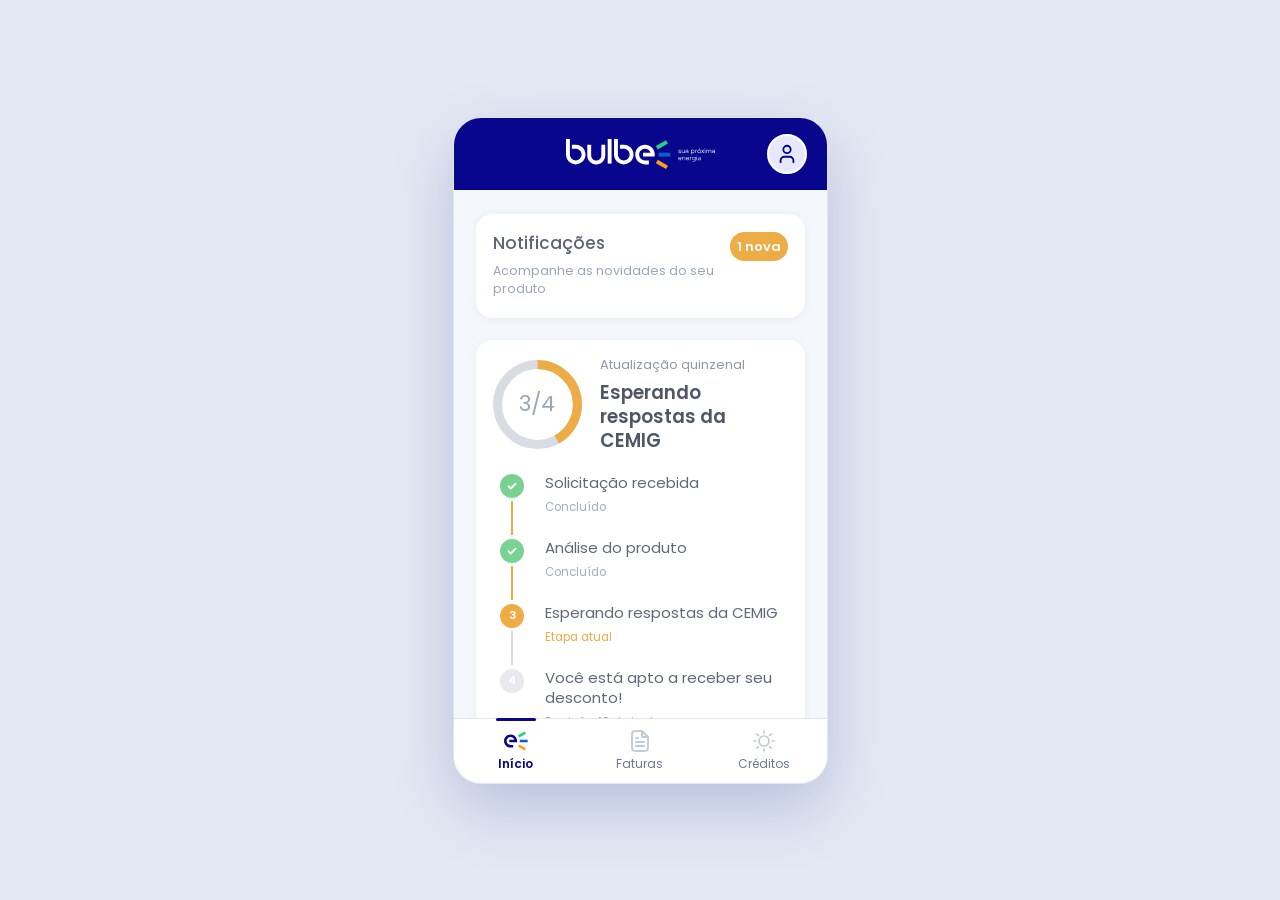
<file: inicio/index.html>
<!DOCTYPE html>
<html lang="pt-BR">
<head>
  <meta charset="UTF-8">
  <meta name="viewport" content="width=device-width, initial-scale=1.0, viewport-fit=cover">
  <title>Bulbe · Início</title>
  <link rel="preconnect" href="https://fonts.googleapis.com">
  <link rel="preconnect" href="https://fonts.gstatic.com" crossorigin>
  <link rel="stylesheet" href="https://fonts.googleapis.com/css2?family=Poppins:wght@400;500;600;700&display=swap">
  <link rel="stylesheet" href="style.css">
  <link rel="stylesheet" href="noitf.css">
</head>
<body>

  <!-- Tela no tamanho do iPhone SE: tudo da tela fica aqui dentro -->
  <div class="aparelho">
  <div class="aparelho__tela">


  <!-- Barra do topo: logo oficial da Bulbe e perfil -->
  <header class="topo">
    <a href="../inicio/index.html" class="topo__logo" aria-label="Bulbe, página inicial">
      <svg width="149" height="30" viewBox="0 0 149 30" fill="none" xmlns="http://www.w3.org/2000/svg" aria-hidden="true">
        <path d="M104.378 13.6785H92.6611V17.5656H104.378V13.6785Z" fill="#0762C7"/>
        <path d="M100.005 1.24527L89.8574 7.1039L91.8015 10.4711L101.949 4.61248L100.005 1.24527Z" fill="#26D07C"/>
        <path d="M91.8025 20.7742L89.8584 24.1414L100.006 30L101.95 26.6328L91.8025 20.7742Z" fill="#FF9E1B"/>
        <path d="M35.3623 16.4018C35.3623 19.2172 33.0798 21.4998 30.2644 21.4998C27.449 21.4998 25.1674 19.2172 25.1674 16.4018V5.85814H21.2793V16.4018C21.2793 21.3646 25.3026 25.3869 30.2644 25.3869C35.2262 25.3869 39.2495 21.3636 39.2495 16.4018V5.85814H35.3623V16.4018Z" fill="white"/>
        <path d="M9.76389 5.85814H5.87675V9.74626H9.76487V9.76389C13.0006 9.76389 15.624 12.3873 15.624 15.622C15.624 18.8567 13.0006 21.4802 9.76487 21.4802C6.52918 21.4802 3.90673 18.8577 3.90673 15.622H3.8891V0H0V15.623C0 21.0158 4.37107 25.3869 9.76389 25.3869C15.1567 25.3869 19.5278 21.0158 19.5278 15.623C19.5278 10.2302 15.1567 5.85814 9.76389 5.85814Z" fill="white"/>
        <path d="M57.7883 5.85814H53.9002V9.74626H57.7883V9.76389C61.024 9.76389 63.6464 12.3873 63.6464 15.622C63.6464 18.8567 61.023 21.4802 57.7883 21.4802C54.5536 21.4802 51.9292 18.8577 51.9292 15.622H51.9116V0H48.0234V15.623C48.0234 21.0158 52.3955 25.3869 57.7883 25.3869C63.1811 25.3869 67.5522 21.0158 67.5522 15.623C67.5522 10.2302 63.1801 5.85912 57.7883 5.85912" fill="white"/>
        <path d="M45.5805 0H41.6934V24.6159H45.5805V0Z" fill="white"/>
        <path d="M77.0381 17.5666H88.5614C88.6887 16.9386 88.7553 16.2881 88.7553 15.623C88.7553 10.2302 84.3833 5.85909 78.9914 5.85909C73.5996 5.85909 69.2275 10.2302 69.2275 15.623C69.2275 21.0158 73.5996 25.3869 78.9914 25.3869H82.8786V21.4988H78.9914V21.4811C75.7557 21.4811 73.1323 18.8587 73.1323 15.623C73.1323 12.3873 75.7557 9.76484 78.9914 9.76484C81.5443 9.76484 83.7103 11.4008 84.5126 13.6794H77.0381V17.5666Z" fill="white"/>
        <path d="M113.707 14.1457C113.216 14.1457 112.756 14.0037 112.329 13.7196L112.543 13.3512C112.932 13.601 113.321 13.7264 113.714 13.7264C113.947 13.7264 114.136 13.6755 114.281 13.5746C114.425 13.4737 114.497 13.3434 114.497 13.1837C114.497 13.024 114.433 12.9104 114.306 12.8281C114.179 12.7458 113.96 12.6822 113.649 12.6342C112.841 12.5137 112.439 12.21 112.439 11.7231C112.439 11.4566 112.554 11.2382 112.785 11.0707C113.016 10.9022 113.315 10.8189 113.681 10.8189C114.108 10.8189 114.492 10.9228 114.833 11.1295L114.665 11.5037C114.337 11.3185 114.006 11.2255 113.674 11.2255C113.437 11.2255 113.251 11.2686 113.115 11.3548C112.979 11.441 112.911 11.5595 112.911 11.7104C112.911 11.8485 112.974 11.9592 113.098 12.0434C113.223 12.1277 113.423 12.1914 113.701 12.2345C114.167 12.3079 114.495 12.4167 114.687 12.5607C114.879 12.7047 114.975 12.9153 114.975 13.1906C114.975 13.4659 114.858 13.7059 114.625 13.8822C114.392 14.0585 114.087 14.1467 113.706 14.1467" fill="white"/>
        <path d="M117.085 14.1135C116.667 14.1135 116.337 13.9822 116.095 13.7196C115.853 13.4571 115.732 13.1015 115.732 12.6538V10.8709H116.211V12.6411C116.211 12.9683 116.296 13.224 116.464 13.4071C116.633 13.5903 116.868 13.6814 117.17 13.6814C117.471 13.6814 117.719 13.5776 117.91 13.3709C118.102 13.1642 118.198 12.9056 118.198 12.595V10.8699H118.677V14.0615H118.23C118.23 13.7941 118.235 13.5962 118.243 13.4669H118.225C118.13 13.6697 117.981 13.8274 117.778 13.942C117.575 14.0566 117.344 14.1135 117.085 14.1135Z" fill="white"/>
        <path d="M120.839 10.818C121.306 10.818 121.674 10.9169 121.946 11.1148C122.218 11.3127 122.354 11.6232 122.354 12.0454V14.0615H121.927C121.927 13.7774 121.932 13.5658 121.939 13.4287H121.927C121.824 13.6403 121.658 13.8068 121.432 13.9292C121.205 14.0517 120.959 14.1134 120.69 14.1134C120.337 14.1134 120.043 14.0243 119.807 13.845C119.572 13.6667 119.455 13.4149 119.455 13.0927C119.455 12.7704 119.579 12.5098 119.823 12.3266C120.069 12.1434 120.378 12.0523 120.749 12.0523C121.18 12.0523 121.556 12.1405 121.876 12.3168V12.0454C121.876 11.7741 121.781 11.5713 121.591 11.4381C121.401 11.3048 121.142 11.2382 120.814 11.2382C120.503 11.2382 120.173 11.3137 119.823 11.4645L119.694 11.0766C120.078 10.9042 120.459 10.818 120.839 10.818ZM120.769 13.7059C121.067 13.7059 121.322 13.6177 121.536 13.4414C121.749 13.2651 121.867 13.028 121.888 12.7302C121.573 12.5411 121.219 12.4461 120.827 12.4461C120.564 12.4461 120.348 12.5019 120.183 12.6136C120.016 12.7253 119.934 12.8811 119.934 13.0789C119.934 13.2768 120.015 13.4257 120.177 13.5374C120.339 13.6491 120.537 13.7049 120.769 13.7049" fill="white"/>
        <path d="M125.039 15.5809V10.8709H125.518C125.518 10.9953 125.509 11.2128 125.493 11.5233H125.505C125.579 11.3255 125.731 11.156 125.962 11.0159C126.193 10.8758 126.459 10.8063 126.761 10.8063C127.223 10.8063 127.603 10.9601 127.901 11.2686C128.198 11.5762 128.346 11.9759 128.346 12.4667C128.346 12.9575 128.196 13.3631 127.897 13.6687C127.597 13.9744 127.216 14.1272 126.754 14.1272C126.457 14.1272 126.195 14.0586 125.972 13.9205C125.746 13.7833 125.595 13.6148 125.512 13.417H125.499C125.512 13.5982 125.519 13.8568 125.519 14.1928V15.5819H125.04L125.039 15.5809ZM126.683 13.6873C127.033 13.6873 127.318 13.5756 127.537 13.3513C127.758 13.128 127.867 12.8341 127.867 12.4726C127.867 12.1111 127.758 11.8104 127.537 11.5841C127.318 11.3578 127.037 11.2451 126.696 11.2451C126.355 11.2451 126.063 11.3568 125.844 11.5811C125.627 11.8055 125.517 12.0984 125.517 12.4599C125.517 12.8213 125.626 13.1221 125.844 13.3484C126.062 13.5747 126.341 13.6873 126.682 13.6873" fill="white"/>
        <path d="M129.161 14.0624V10.8708H129.615C129.615 11.1461 129.61 11.3508 129.602 11.485H129.615C129.688 11.2999 129.817 11.1431 130 11.0138C130.183 10.8845 130.397 10.8199 130.643 10.8199C130.794 10.8199 130.94 10.8434 131.083 10.8914L130.947 11.3175C130.857 11.2832 130.744 11.2656 130.611 11.2656C130.33 11.2656 130.099 11.3724 129.915 11.585C129.732 11.7985 129.641 12.0708 129.641 12.402V14.0624H129.162H129.161Z" fill="white"/>
        <path d="M133.121 14.1261C132.642 14.1261 132.248 13.9723 131.94 13.6647C131.631 13.3571 131.478 12.9594 131.478 12.4725C131.478 11.9856 131.635 11.581 131.95 11.2705C132.264 10.96 132.666 10.8052 133.154 10.8052C133.642 10.8052 134.027 10.959 134.338 11.2676C134.649 11.5761 134.803 11.9729 134.803 12.4598C134.803 12.9466 134.645 13.3512 134.328 13.6618C134.012 13.9723 133.608 14.1271 133.121 14.1271M133.134 13.6941C133.475 13.6941 133.758 13.5795 133.985 13.3483C134.212 13.1181 134.325 12.8261 134.325 12.4725C134.325 12.1189 134.213 11.8211 133.988 11.5908C133.764 11.3606 133.482 11.245 133.141 11.245C132.8 11.245 132.518 11.3597 132.294 11.5869C132.069 11.8152 131.957 12.1061 131.957 12.4588C131.957 12.8115 132.069 13.1112 132.294 13.3444C132.518 13.5775 132.798 13.6931 133.135 13.6931M132.818 10.3781L133.297 9.53854H133.88L133.271 10.3781H132.819H132.818Z" fill="white"/>
        <path d="M136.967 12.401L138.164 14.0615H137.581L137.18 13.4796C136.887 13.0447 136.719 12.7909 136.676 12.7175H136.663C136.594 12.834 136.424 13.0878 136.151 13.4796L135.75 14.0615H135.174L136.358 12.4069L135.251 10.8689H135.84L136.293 11.5409C136.457 11.7692 136.58 11.9524 136.662 12.0905H136.675C136.761 11.9445 136.883 11.7584 137.043 11.5351L137.497 10.8699H138.073L136.967 12.401Z" fill="white"/>
        <path d="M139.011 10.2429C138.911 10.2429 138.83 10.2116 138.765 10.1489C138.7 10.0862 138.668 10.0059 138.668 9.90691C138.668 9.80797 138.7 9.72568 138.765 9.66102C138.83 9.59637 138.911 9.56404 139.011 9.56404C139.111 9.56404 139.199 9.59637 139.264 9.66102C139.328 9.72568 139.361 9.80797 139.361 9.90691C139.361 10.0059 139.328 10.0872 139.264 10.1489C139.199 10.2116 139.115 10.2429 139.011 10.2429ZM138.778 10.8699H139.257V14.0615H138.778V10.8699Z" fill="white"/>
        <path d="M144.078 10.818C144.48 10.818 144.793 10.9404 145.02 11.1834C145.246 11.4263 145.359 11.7535 145.359 12.162V14.0615H144.88V12.2198C144.88 11.923 144.806 11.6869 144.657 11.5125C144.508 11.3381 144.296 11.251 144.019 11.251C143.743 11.251 143.518 11.346 143.342 11.5351C143.168 11.7241 143.081 11.9641 143.081 12.2521V14.0615H142.602V12.2335C142.602 11.9279 142.525 11.6879 142.372 11.5125C142.219 11.3381 142.004 11.251 141.728 11.251C141.452 11.251 141.233 11.345 141.061 11.5321C140.888 11.7192 140.802 11.9592 140.802 12.2521V14.0615H140.323V10.8699H140.777C140.777 11.107 140.764 11.3176 140.738 11.5027H140.75C140.819 11.2921 140.95 11.1246 141.145 11.0021C141.339 10.8797 141.557 10.818 141.799 10.818C142.364 10.818 142.73 11.0599 142.899 11.5419C143.006 11.3009 143.166 11.1197 143.378 10.9992C143.589 10.8787 143.821 10.818 144.076 10.818" fill="white"/>
        <path d="M147.462 10.818C147.929 10.818 148.297 10.9169 148.569 11.1148C148.841 11.3127 148.977 11.6232 148.977 12.0454V14.0615H148.55C148.55 13.7774 148.555 13.5658 148.562 13.4287H148.55C148.447 13.6403 148.281 13.8068 148.055 13.9292C147.828 14.0517 147.582 14.1134 147.313 14.1134C146.96 14.1134 146.666 14.0243 146.43 13.845C146.195 13.6667 146.078 13.4149 146.078 13.0927C146.078 12.7704 146.202 12.5098 146.446 12.3266C146.692 12.1434 147.001 12.0523 147.372 12.0523C147.803 12.0523 148.179 12.1405 148.499 12.3168V12.0454C148.499 11.7741 148.404 11.5713 148.214 11.4381C148.024 11.3048 147.765 11.2382 147.437 11.2382C147.126 11.2382 146.796 11.3137 146.446 11.4645L146.317 11.0766C146.701 10.9042 147.082 10.818 147.462 10.818ZM147.392 13.7059C147.69 13.7059 147.945 13.6177 148.159 13.4414C148.372 13.2651 148.49 13.028 148.512 12.7302C148.196 12.5411 147.842 12.4461 147.45 12.4461C147.187 12.4461 146.972 12.5019 146.806 12.6136C146.639 12.7253 146.557 12.8811 146.557 13.0789C146.557 13.2768 146.638 13.4257 146.8 13.5374C146.962 13.6491 147.16 13.7049 147.392 13.7049" fill="white"/>
        <path d="M115.455 19.4729C115.455 19.5248 115.45 19.611 115.442 19.7315H112.808C112.83 20.0548 112.945 20.3105 113.154 20.5005C113.364 20.6906 113.63 20.7846 113.953 20.7846C114.384 20.7846 114.747 20.6475 115.041 20.3712L115.293 20.6945C114.961 21.0393 114.513 21.2108 113.947 21.2108C113.464 21.2108 113.074 21.0579 112.776 20.7523C112.479 20.4467 112.33 20.046 112.33 19.5503C112.33 19.0546 112.481 18.6647 112.783 18.3552C113.085 18.0446 113.473 17.8898 113.947 17.8898C114.422 17.8898 114.77 18.028 115.045 18.3032C115.319 18.5785 115.456 18.9684 115.456 19.4729M113.929 18.316C113.631 18.316 113.381 18.4061 113.181 18.5873C112.981 18.7686 112.858 19.0164 112.816 19.3309H115.009C114.997 19.0037 114.895 18.7529 114.706 18.5785C114.516 18.4041 114.257 18.317 113.929 18.317" fill="white"/>
        <path d="M116.219 21.1471V17.9555H116.672C116.672 18.1455 116.665 18.3562 116.653 18.5883H116.672C116.766 18.3728 116.92 18.2053 117.132 18.0848C117.343 17.9643 117.587 17.9036 117.864 17.9036C118.295 17.9036 118.627 18.029 118.861 18.2788C119.094 18.5286 119.21 18.8793 119.21 19.3319V21.1471H118.731V19.3701C118.731 19.0429 118.649 18.7882 118.488 18.6079C118.326 18.4267 118.09 18.3366 117.779 18.3366C117.469 18.3366 117.205 18.4404 117.002 18.6471C116.8 18.8538 116.699 19.1124 116.699 19.422V21.1471H116.22H116.219Z" fill="white"/>
        <path d="M123.111 19.4729C123.111 19.5248 123.106 19.611 123.099 19.7315H120.464C120.486 20.0548 120.602 20.3105 120.81 20.5005C121.02 20.6906 121.286 20.7846 121.61 20.7846C122.041 20.7846 122.403 20.6475 122.697 20.3712L122.95 20.6945C122.618 21.0393 122.169 21.2108 121.604 21.2108C121.121 21.2108 120.73 21.0579 120.432 20.7523C120.135 20.4467 119.986 20.046 119.986 19.5503C119.986 19.0546 120.137 18.6647 120.439 18.3552C120.742 18.0446 121.13 17.8898 121.604 17.8898C122.078 17.8898 122.427 18.028 122.701 18.3032C122.975 18.5785 123.112 18.9684 123.112 19.4729M121.585 18.316C121.287 18.316 121.038 18.4061 120.838 18.5873C120.637 18.7686 120.515 19.0164 120.472 19.3309H122.667C122.654 19.0037 122.552 18.7529 122.362 18.5785C122.172 18.4041 121.913 18.317 121.585 18.317" fill="white"/>
        <path d="M123.874 21.1471V17.9555H124.328C124.328 18.2308 124.323 18.4355 124.315 18.5697H124.328C124.4 18.3846 124.529 18.2269 124.713 18.0975C124.896 17.9682 125.11 17.9036 125.356 17.9036C125.507 17.9036 125.654 17.9271 125.796 17.9751L125.66 18.4012C125.57 18.3669 125.457 18.3493 125.323 18.3493C125.043 18.3493 124.811 18.4561 124.627 18.6696C124.444 18.8832 124.352 19.1555 124.352 19.4866V21.1471H123.873H123.874Z" fill="white"/>
        <path d="M127.9 22.7498C127.352 22.7498 126.86 22.6244 126.424 22.3746L126.612 21.9739C127.055 22.1933 127.484 22.303 127.893 22.303C128.229 22.303 128.495 22.2139 128.692 22.0346C128.888 21.8554 128.991 21.6075 129 21.2882C129.013 20.909 129.023 20.6465 129.032 20.4996H129.02C128.933 20.7063 128.78 20.8757 128.557 21.007C128.335 21.1383 128.079 21.2039 127.79 21.2039C127.32 21.2039 126.936 21.0501 126.638 20.7425C126.34 20.4349 126.191 20.0391 126.191 19.5572C126.191 19.0752 126.339 18.6657 126.635 18.3552C126.931 18.0446 127.313 17.8898 127.784 17.8898C128.077 17.8898 128.339 17.9574 128.567 18.0936C128.795 18.2298 128.951 18.4022 129.032 18.6138H129.045C129.036 18.4678 129.032 18.2474 129.032 17.9545H129.486V21.1912C129.486 21.678 129.346 22.0591 129.066 22.3354C128.785 22.6106 128.398 22.7488 127.901 22.7488M127.842 20.765C128.196 20.765 128.48 20.6534 128.693 20.429C128.907 20.2057 129.014 19.9098 129.014 19.5434C129.014 19.1771 128.904 18.8891 128.686 18.6647C128.469 18.4404 128.188 18.3287 127.842 18.3287C127.496 18.3287 127.215 18.4424 126.998 18.6677C126.78 18.894 126.67 19.1859 126.67 19.5434C126.67 19.901 126.779 20.1939 126.998 20.4222C127.215 20.6504 127.497 20.765 127.842 20.765Z" fill="white"/>
        <path d="M130.785 17.3286C130.685 17.3286 130.604 17.2972 130.539 17.2346C130.475 17.1719 130.442 17.0915 130.442 16.9926C130.442 16.8936 130.475 16.8114 130.539 16.7467C130.604 16.682 130.685 16.6497 130.785 16.6497C130.885 16.6497 130.973 16.682 131.037 16.7467C131.102 16.8114 131.134 16.8936 131.134 16.9926C131.134 17.0915 131.102 17.1728 131.037 17.2346C130.972 17.2972 130.888 17.3286 130.785 17.3286ZM130.552 17.9556H131.031V21.1472H130.552V17.9556Z" fill="white"/>
        <path d="M133.193 17.9036C133.659 17.9036 134.027 18.0025 134.3 18.2014C134.572 18.3993 134.707 18.7098 134.707 19.132V21.1481H134.28C134.28 20.864 134.284 20.6524 134.293 20.5153H134.28C134.176 20.7269 134.012 20.8934 133.785 21.0158C133.559 21.1383 133.311 21.2 133.045 21.2C132.691 21.2 132.396 21.1109 132.161 20.9316C131.926 20.7533 131.809 20.5015 131.809 20.1792C131.809 19.8569 131.931 19.5964 132.177 19.4132C132.424 19.23 132.731 19.1389 133.103 19.1389C133.534 19.1389 133.909 19.227 134.228 19.4034V19.132C134.228 18.8607 134.133 18.6589 133.943 18.5247C133.753 18.3914 133.495 18.3248 133.166 18.3248C132.856 18.3248 132.526 18.4002 132.176 18.5511L132.047 18.1632C132.431 17.9908 132.813 17.9046 133.192 17.9046M133.12 20.7925C133.418 20.7925 133.674 20.7043 133.887 20.528C134.101 20.3517 134.218 20.1146 134.24 19.8168C133.926 19.6277 133.572 19.5327 133.179 19.5327C132.916 19.5327 132.701 19.5885 132.535 19.7002C132.37 19.8119 132.287 19.9676 132.287 20.1655C132.287 20.3634 132.367 20.5123 132.529 20.624C132.69 20.7357 132.888 20.7915 133.12 20.7915" fill="white"/>
      </svg>
    </a>

    <button type="button" class="topo__perfil" aria-label="Meu perfil">
      <svg width="22" height="22" viewBox="0 0 22 22" fill="none" xmlns="http://www.w3.org/2000/svg" aria-hidden="true">
        <path d="M17.4154 19.25V17.4167C17.4154 16.4442 17.0291 15.5116 16.3414 14.824C15.6538 14.1363 14.7212 13.75 13.7487 13.75H8.2487C7.27624 13.75 6.34361 14.1363 5.65597 14.824C4.96834 15.5116 4.58203 16.4442 4.58203 17.4167V19.25" stroke="currentColor" stroke-width="1.8" stroke-linecap="round" stroke-linejoin="round"/>
        <path d="M10.9992 10.0833C13.0242 10.0833 14.6659 8.44169 14.6659 6.41664C14.6659 4.3916 13.0242 2.74998 10.9992 2.74998C8.97414 2.74998 7.33252 4.3916 7.33252 6.41664C7.33252 8.44169 8.97414 10.0833 10.9992 10.0833Z" stroke="currentColor" stroke-width="1.8" stroke-linecap="round" stroke-linejoin="round"/>
      </svg>
    </button>
  </header>

  <!-- Conteúdo da tela: troque apenas esta parte -->
  <main class="conteudo">

<div class="notif">

    <!-- Controle do "Marcar como lidas" (checkbox escondido, sem JavaScript) -->
    <input type="checkbox" id="notif-lidas" class="notif__lidas-controle" aria-label="Marcar avisos como lidos">

    <!-- Título -->
    <div class="notif__cabecalho">
      <div>
        <h1 class="notif__titulo">Notificações</h1>
        <p class="notif__subtitulo">Acompanhe as novidades do seu produto</p>
      </div>
      <span class="notif__selo">1 nova</span>
    </div>

    <!-- Andamento do pedido -->
    <div class="notif__quadro">
    <section class="notif__progresso" aria-label="Andamento do seu pedido">
        <div class="notif__anel" role="img" aria-label="Etapa 3 de 4">
          <svg viewBox="0 0 100 100" aria-hidden="true">
            <circle class="notif__anel-fundo" cx="50" cy="50" r="44.9"/>
            <circle class="notif__anel-valor" cx="50" cy="50" r="44.9" pathLength="100"/>
          </svg>
          <span class="notif__anel-numero">3/4</span>
        </div>
        <div>
          <p class="notif__rotulo">Atualização quinzenal</p>
          <h2 class="notif__etapa-titulo">Esperando respostas da CEMIG</h2>
        </div>
      </section>
  
      <!-- Linha do tempo (as classes --concluida, --atual e --futura mudam a cor de cada etapa) -->
      <ol class="notif__etapas">
        <li class="notif__etapa notif__etapa--concluida">
          <span class="notif__marcador">
            <svg width="12" height="12" viewBox="0 0 24 24" fill="none" stroke="currentColor" stroke-width="3.6" stroke-linecap="round" stroke-linejoin="round" aria-hidden="true"><path d="M5 12.5l4.5 4.5L19 7.5"/></svg>
          </span>
          <div>
            <h3 class="notif__etapa-nome">Solicitação recebida</h3>
            <p class="notif__etapa-status">Concluído</p>
          </div>
        </li>
        <li class="notif__etapa notif__etapa--concluida">
          <span class="notif__marcador">
            <svg width="12" height="12" viewBox="0 0 24 24" fill="none" stroke="currentColor" stroke-width="3.6" stroke-linecap="round" stroke-linejoin="round" aria-hidden="true"><path d="M5 12.5l4.5 4.5L19 7.5"/></svg>
          </span>
          <div>
            <h3 class="notif__etapa-nome">Análise do produto</h3>
            <p class="notif__etapa-status">Concluído</p>
          </div>
        </li>
        <li class="notif__etapa notif__etapa--atual" aria-current="step">
          <span class="notif__marcador">3</span>
          <div>
            <h3 class="notif__etapa-nome">Esperando respostas da CEMIG</h3>
            <p class="notif__etapa-status">Etapa atual</p>
          </div>
        </li>
        <li class="notif__etapa notif__etapa--futura">
          <span class="notif__marcador">4</span>
          <div>
            <h3 class="notif__etapa-nome">Você está apto a receber seu desconto!</h3>
            <p class="notif__etapa-status">Previsão: 18 de junho</p>
          </div>
        </li>
      </ol>
    </div>

    <!-- Próxima atualização -->
    <div class="notif__proxima">
      <svg class="notif__proxima-icone" width="20" height="20" viewBox="0 0 24 24" fill="none" stroke="currentColor" stroke-width="2.2" stroke-linecap="round" stroke-linejoin="round" aria-hidden="true">
        <circle cx="12" cy="12" r="9.5"/><path d="M12 7v5.2l3.2 2"/>
      </svg>
      <div>
        <p class="notif__proxima-rotulo">Próxima atualização</p>
        <p class="notif__proxima-valor">Em 12 dias</p>
      </div>
    </div>

    <!-- Últimas atualizações -->
    <section class="notif__atualizacoes" aria-labelledby="notif-ultimas">
      <div class="notif__atualizacoes-topo">
        <h2 class="notif__atualizacoes-titulo" id="notif-ultimas">Últimas atualizações</h2>
        <label class="notif__link" for="notif-lidas"><span class="notif__link-a">Marcar como lidas</span><span class="notif__link-b">Marcar como não lidas</span></label>
      </div>

      <!-- Cada aviso abre a sua página de detalhe -->
      <ul class="notif__lista">
        <li>
          <a class="notif__item notif__item--nova" href="resumo-quinzenal/index.html">
            <span class="notif__item-icone">
              <svg width="18" height="18" viewBox="0 0 24 24" fill="none" stroke="currentColor" stroke-width="2.2" stroke-linecap="round" stroke-linejoin="round" aria-hidden="true"><circle cx="12" cy="12" r="9.5"/><path d="M12 7v5.2l3.2 2"/></svg>
            </span>
            <span class="notif__item-texto">
              <span class="notif__item-titulo">Seu resumo quinzenal chegou <i class="notif__ponto"></i><span class="notif__so-leitor">(não lida)</span></span>
              <span class="notif__item-descricao">Está tudo certo por aqui. A previsão para o produto ficar pronto continua a mesma.</span>
              <time class="notif__item-data">15 de maio, às 14:18</time>
            </span>
            <svg class="notif__seta" width="8" height="14" viewBox="0 0 8 14" fill="none" stroke="currentColor" stroke-width="1.8" stroke-linecap="round" stroke-linejoin="round" aria-hidden="true"><path d="M1.5 1.5L7 7l-5.5 5.5"/></svg>
          </a>
        </li>
      </ul>
    </section>

    <!-- Resumo a cada 15 dias (interruptor feito só com HTML e CSS, sem JavaScript) -->
    <section class="notif__resumo">
      <div>
        <h2 class="notif__resumo-titulo">Resumo a cada 15 dias</h2>
        <p class="notif__resumo-texto">Receba novidades por e-mail, WhatsApp e pelo App</p>
      </div>
      <label class="notif__interruptor">
        <input type="checkbox" checked aria-label="Receber resumo a cada 15 dias">
        <span class="notif__interruptor-trilho"></span>
      </label>
    </section>

  </div>

  </main>

  <!-- Barra de navegação: 4 abas com os ícones oficiais -->
  <nav class="navegacao" aria-label="Navegação principal">
    <a href="../inicio/index.html" class="navegacao__item navegacao__item--ativo" aria-current="page">
      <svg class="navegacao__icone icone-inicio" width="24" height="24" viewBox="0 0 24 24" fill="none" xmlns="http://www.w3.org/2000/svg" aria-hidden="true">
        <path class="icone-inicio__azul" d="M23.6607 10.7024H15.7739V13.2982H23.6607V10.7024Z"/>
        <path class="icone-inicio__verde" d="M20.7172 2.40003L13.8867 6.31189L15.1951 8.55989L22.0256 4.64802L20.7172 2.40003Z"/>
        <path class="icone-inicio__laranja" d="M15.1956 15.4402L13.8872 17.6882L20.7176 21.6L22.026 19.352L15.1956 15.4402Z"/>
        <path class="icone-inicio__e" d="M5.25783 13.2981H13.0142C13.0998 12.8788 13.1449 12.4445 13.1449 12.0001C13.1449 8.39951 10.2024 5.48059 6.57229 5.48059C2.9422 5.48059 0 8.39951 0 12.0001C0 15.6006 2.94256 18.5199 6.57229 18.5199H9.18908V15.9241H6.57229V15.9121C4.39438 15.9121 2.62892 14.1608 2.62892 12.0004C2.62892 9.84002 4.39438 8.08874 6.57229 8.08874C8.29074 8.08874 9.7488 9.18097 10.2887 10.7027H5.25783V13.2985V13.2981Z"/>
      </svg>
      <span class="navegacao__rotulo">Início</span>
    </a>

    <a href="../fatura/principal/index.html" class="navegacao__item">
      <svg class="navegacao__icone" width="24" height="24" viewBox="0 0 24 24" fill="none" xmlns="http://www.w3.org/2000/svg" aria-hidden="true">
        <path d="M14 2.26953V6.40007C14 6.96012 14 7.24015 14.109 7.45406C14.2049 7.64222 14.3578 7.7952 14.546 7.89108C14.7599 8.00007 15.0399 8.00007 15.6 8.00007H19.7305M16 13H8M16 17H8M10 9H8M14 2H8.8C7.11984 2 6.27976 2 5.63803 2.32698C5.07354 2.6146 4.6146 3.07354 4.32698 3.63803C4 4.27976 4 5.11984 4 6.8V17.2C4 18.8802 4 19.7202 4.32698 20.362C4.6146 20.9265 5.07354 21.3854 5.63803 21.673C6.27976 22 7.11984 22 8.8 22H15.2C16.8802 22 17.7202 22 18.362 21.673C18.9265 21.3854 19.3854 20.9265 19.673 20.362C20 19.7202 20 18.8802 20 17.2V8L14 2Z" stroke="currentColor" stroke-width="2" stroke-linecap="round" stroke-linejoin="round"/>
      </svg>
      <span class="navegacao__rotulo">Faturas</span>
    </a>

    <a href="../creditos/index.html" class="navegacao__item">
      <svg class="navegacao__icone" width="24" height="24" viewBox="0 0 24 24" fill="none" xmlns="http://www.w3.org/2000/svg" aria-hidden="true">
        <path d="M12 2V4M12 20V22M4 12H2M6.31412 6.31412L4.8999 4.8999M17.6859 6.31412L19.1001 4.8999M6.31412 17.69L4.8999 19.1042M17.6859 17.69L19.1001 19.1042M22 12H20M17 12C17 14.7614 14.7614 17 12 17C9.23858 17 7 14.7614 7 12C7 9.23858 9.23858 7 12 7C14.7614 7 17 9.23858 17 12Z" stroke="currentColor" stroke-width="1.7" stroke-linecap="round" stroke-linejoin="round"/>
      </svg>
      <span class="navegacao__rotulo">Créditos</span>
    </a>
  </nav>

  </div>
  </div>

</body>
</html>
</file>
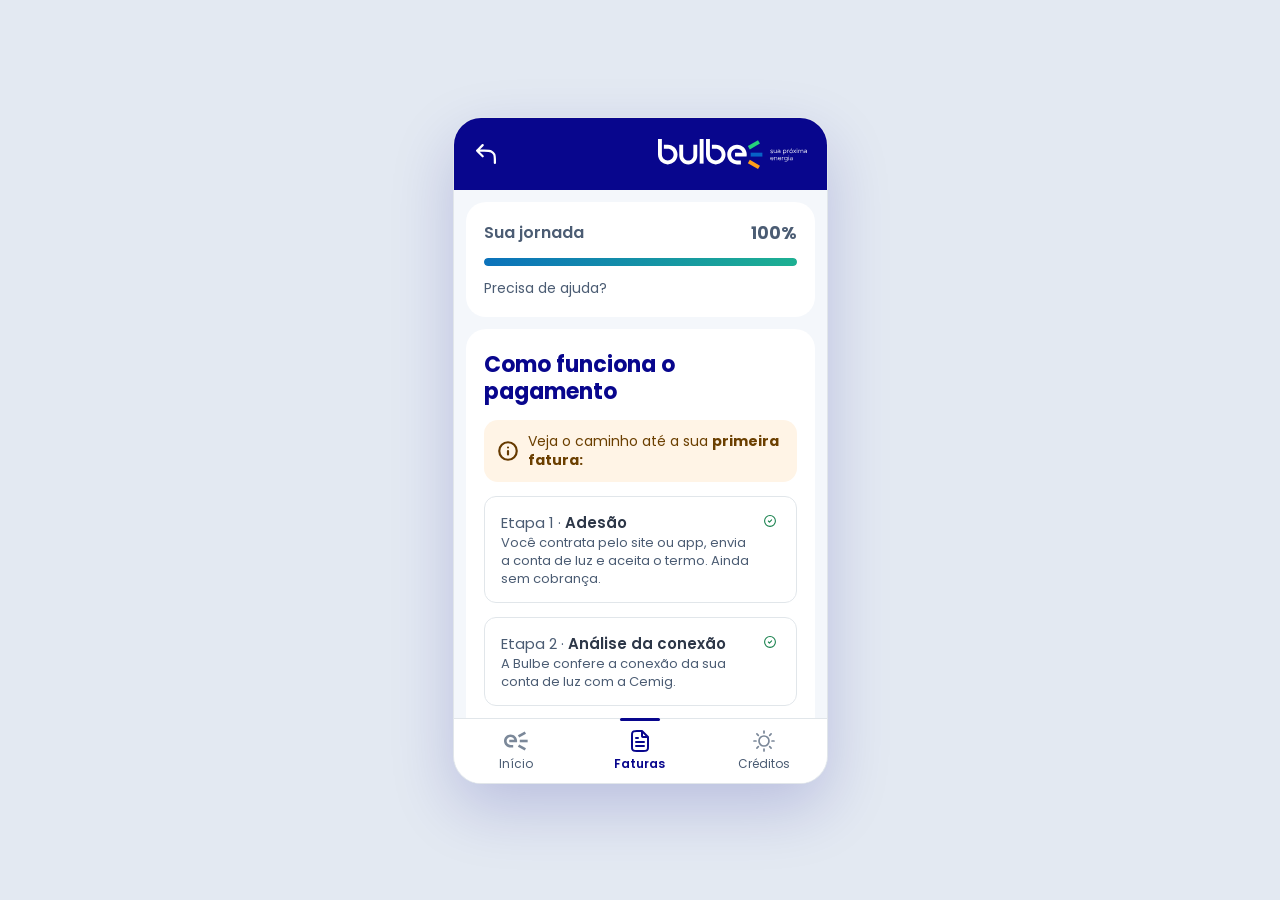
<file: fatura/como-funciona/index.html>
<!DOCTYPE html>
<html lang="pt-BR">
<head>
  <meta charset="UTF-8">
  <meta name="viewport" content="width=device-width, initial-scale=1.0, viewport-fit=cover">
  <title>Bulbe · Como funciona o pagamento</title>
  <link rel="preconnect" href="https://fonts.googleapis.com">
  <link rel="preconnect" href="https://fonts.gstatic.com" crossorigin>
  <link rel="stylesheet" href="https://fonts.googleapis.com/css2?family=Poppins:wght@400;500;600;700&display=swap">
  <link rel="stylesheet" href="style.css">
</head>
<body>

  <!-- Tela no tamanho do iPhone SE: tudo da tela fica aqui dentro -->
  <div class="aparelho">
  <div class="aparelho__tela">


  <!-- Barra do topo (tela secundária): seta de voltar e logo oficial da Bulbe -->
  <header class="topo topo--secundaria">
    <a href="../principal/index.html" class="topo__voltar" aria-label="Voltar para Faturas">
      <svg width="20" height="20" viewBox="0 0 18 18" fill="none" xmlns="http://www.w3.org/2000/svg" aria-hidden="true">
        <path d="M6 1L1 6L6 11M1 6H7.4C10.7603 6 12.4405 6 13.7239 6.65396C14.8529 7.2292 15.7708 8.14708 16.346 9.27606C17 10.5595 17 12.2397 17 15.6V17" stroke="currentColor" stroke-width="2" stroke-linecap="round" stroke-linejoin="round"/>
      </svg>
    </a>

    <a href="../../inicio/index.html" class="topo__logo" aria-label="Bulbe, página inicial">
      <svg width="149" height="30" viewBox="0 0 149 30" fill="none" xmlns="http://www.w3.org/2000/svg" aria-hidden="true">
        <path d="M104.378 13.6785H92.6611V17.5656H104.378V13.6785Z" fill="#0762C7"/>
        <path d="M100.005 1.24527L89.8574 7.1039L91.8015 10.4711L101.949 4.61248L100.005 1.24527Z" fill="#26D07C"/>
        <path d="M91.8025 20.7742L89.8584 24.1414L100.006 30L101.95 26.6328L91.8025 20.7742Z" fill="#FF9E1B"/>
        <path d="M35.3623 16.4018C35.3623 19.2172 33.0798 21.4998 30.2644 21.4998C27.449 21.4998 25.1674 19.2172 25.1674 16.4018V5.85814H21.2793V16.4018C21.2793 21.3646 25.3026 25.3869 30.2644 25.3869C35.2262 25.3869 39.2495 21.3636 39.2495 16.4018V5.85814H35.3623V16.4018Z" fill="white"/>
        <path d="M9.76389 5.85814H5.87675V9.74626H9.76487V9.76389C13.0006 9.76389 15.624 12.3873 15.624 15.622C15.624 18.8567 13.0006 21.4802 9.76487 21.4802C6.52918 21.4802 3.90673 18.8577 3.90673 15.622H3.8891V0H0V15.623C0 21.0158 4.37107 25.3869 9.76389 25.3869C15.1567 25.3869 19.5278 21.0158 19.5278 15.623C19.5278 10.2302 15.1567 5.85814 9.76389 5.85814Z" fill="white"/>
        <path d="M57.7883 5.85814H53.9002V9.74626H57.7883V9.76389C61.024 9.76389 63.6464 12.3873 63.6464 15.622C63.6464 18.8567 61.023 21.4802 57.7883 21.4802C54.5536 21.4802 51.9292 18.8577 51.9292 15.622H51.9116V0H48.0234V15.623C48.0234 21.0158 52.3955 25.3869 57.7883 25.3869C63.1811 25.3869 67.5522 21.0158 67.5522 15.623C67.5522 10.2302 63.1801 5.85912 57.7883 5.85912" fill="white"/>
        <path d="M45.5805 0H41.6934V24.6159H45.5805V0Z" fill="white"/>
        <path d="M77.0381 17.5666H88.5614C88.6887 16.9386 88.7553 16.2881 88.7553 15.623C88.7553 10.2302 84.3833 5.85909 78.9914 5.85909C73.5996 5.85909 69.2275 10.2302 69.2275 15.623C69.2275 21.0158 73.5996 25.3869 78.9914 25.3869H82.8786V21.4988H78.9914V21.4811C75.7557 21.4811 73.1323 18.8587 73.1323 15.623C73.1323 12.3873 75.7557 9.76484 78.9914 9.76484C81.5443 9.76484 83.7103 11.4008 84.5126 13.6794H77.0381V17.5666Z" fill="white"/>
        <path d="M113.707 14.1457C113.216 14.1457 112.756 14.0037 112.329 13.7196L112.543 13.3512C112.932 13.601 113.321 13.7264 113.714 13.7264C113.947 13.7264 114.136 13.6755 114.281 13.5746C114.425 13.4737 114.497 13.3434 114.497 13.1837C114.497 13.024 114.433 12.9104 114.306 12.8281C114.179 12.7458 113.96 12.6822 113.649 12.6342C112.841 12.5137 112.439 12.21 112.439 11.7231C112.439 11.4566 112.554 11.2382 112.785 11.0707C113.016 10.9022 113.315 10.8189 113.681 10.8189C114.108 10.8189 114.492 10.9228 114.833 11.1295L114.665 11.5037C114.337 11.3185 114.006 11.2255 113.674 11.2255C113.437 11.2255 113.251 11.2686 113.115 11.3548C112.979 11.441 112.911 11.5595 112.911 11.7104C112.911 11.8485 112.974 11.9592 113.098 12.0434C113.223 12.1277 113.423 12.1914 113.701 12.2345C114.167 12.3079 114.495 12.4167 114.687 12.5607C114.879 12.7047 114.975 12.9153 114.975 13.1906C114.975 13.4659 114.858 13.7059 114.625 13.8822C114.392 14.0585 114.087 14.1467 113.706 14.1467" fill="white"/>
        <path d="M117.085 14.1135C116.667 14.1135 116.337 13.9822 116.095 13.7196C115.853 13.4571 115.732 13.1015 115.732 12.6538V10.8709H116.211V12.6411C116.211 12.9683 116.296 13.224 116.464 13.4071C116.633 13.5903 116.868 13.6814 117.17 13.6814C117.471 13.6814 117.719 13.5776 117.91 13.3709C118.102 13.1642 118.198 12.9056 118.198 12.595V10.8699H118.677V14.0615H118.23C118.23 13.7941 118.235 13.5962 118.243 13.4669H118.225C118.13 13.6697 117.981 13.8274 117.778 13.942C117.575 14.0566 117.344 14.1135 117.085 14.1135Z" fill="white"/>
        <path d="M120.839 10.818C121.306 10.818 121.674 10.9169 121.946 11.1148C122.218 11.3127 122.354 11.6232 122.354 12.0454V14.0615H121.927C121.927 13.7774 121.932 13.5658 121.939 13.4287H121.927C121.824 13.6403 121.658 13.8068 121.432 13.9292C121.205 14.0517 120.959 14.1134 120.69 14.1134C120.337 14.1134 120.043 14.0243 119.807 13.845C119.572 13.6667 119.455 13.4149 119.455 13.0927C119.455 12.7704 119.579 12.5098 119.823 12.3266C120.069 12.1434 120.378 12.0523 120.749 12.0523C121.18 12.0523 121.556 12.1405 121.876 12.3168V12.0454C121.876 11.7741 121.781 11.5713 121.591 11.4381C121.401 11.3048 121.142 11.2382 120.814 11.2382C120.503 11.2382 120.173 11.3137 119.823 11.4645L119.694 11.0766C120.078 10.9042 120.459 10.818 120.839 10.818ZM120.769 13.7059C121.067 13.7059 121.322 13.6177 121.536 13.4414C121.749 13.2651 121.867 13.028 121.888 12.7302C121.573 12.5411 121.219 12.4461 120.827 12.4461C120.564 12.4461 120.348 12.5019 120.183 12.6136C120.016 12.7253 119.934 12.8811 119.934 13.0789C119.934 13.2768 120.015 13.4257 120.177 13.5374C120.339 13.6491 120.537 13.7049 120.769 13.7049" fill="white"/>
        <path d="M125.039 15.5809V10.8709H125.518C125.518 10.9953 125.509 11.2128 125.493 11.5233H125.505C125.579 11.3255 125.731 11.156 125.962 11.0159C126.193 10.8758 126.459 10.8063 126.761 10.8063C127.223 10.8063 127.603 10.9601 127.901 11.2686C128.198 11.5762 128.346 11.9759 128.346 12.4667C128.346 12.9575 128.196 13.3631 127.897 13.6687C127.597 13.9744 127.216 14.1272 126.754 14.1272C126.457 14.1272 126.195 14.0586 125.972 13.9205C125.746 13.7833 125.595 13.6148 125.512 13.417H125.499C125.512 13.5982 125.519 13.8568 125.519 14.1928V15.5819H125.04L125.039 15.5809ZM126.683 13.6873C127.033 13.6873 127.318 13.5756 127.537 13.3513C127.758 13.128 127.867 12.8341 127.867 12.4726C127.867 12.1111 127.758 11.8104 127.537 11.5841C127.318 11.3578 127.037 11.2451 126.696 11.2451C126.355 11.2451 126.063 11.3568 125.844 11.5811C125.627 11.8055 125.517 12.0984 125.517 12.4599C125.517 12.8213 125.626 13.1221 125.844 13.3484C126.062 13.5747 126.341 13.6873 126.682 13.6873" fill="white"/>
        <path d="M129.161 14.0624V10.8708H129.615C129.615 11.1461 129.61 11.3508 129.602 11.485H129.615C129.688 11.2999 129.817 11.1431 130 11.0138C130.183 10.8845 130.397 10.8199 130.643 10.8199C130.794 10.8199 130.94 10.8434 131.083 10.8914L130.947 11.3175C130.857 11.2832 130.744 11.2656 130.611 11.2656C130.33 11.2656 130.099 11.3724 129.915 11.585C129.732 11.7985 129.641 12.0708 129.641 12.402V14.0624H129.162H129.161Z" fill="white"/>
        <path d="M133.121 14.1261C132.642 14.1261 132.248 13.9723 131.94 13.6647C131.631 13.3571 131.478 12.9594 131.478 12.4725C131.478 11.9856 131.635 11.581 131.95 11.2705C132.264 10.96 132.666 10.8052 133.154 10.8052C133.642 10.8052 134.027 10.959 134.338 11.2676C134.649 11.5761 134.803 11.9729 134.803 12.4598C134.803 12.9466 134.645 13.3512 134.328 13.6618C134.012 13.9723 133.608 14.1271 133.121 14.1271M133.134 13.6941C133.475 13.6941 133.758 13.5795 133.985 13.3483C134.212 13.1181 134.325 12.8261 134.325 12.4725C134.325 12.1189 134.213 11.8211 133.988 11.5908C133.764 11.3606 133.482 11.245 133.141 11.245C132.8 11.245 132.518 11.3597 132.294 11.5869C132.069 11.8152 131.957 12.1061 131.957 12.4588C131.957 12.8115 132.069 13.1112 132.294 13.3444C132.518 13.5775 132.798 13.6931 133.135 13.6931M132.818 10.3781L133.297 9.53854H133.88L133.271 10.3781H132.819H132.818Z" fill="white"/>
        <path d="M136.967 12.401L138.164 14.0615H137.581L137.18 13.4796C136.887 13.0447 136.719 12.7909 136.676 12.7175H136.663C136.594 12.834 136.424 13.0878 136.151 13.4796L135.75 14.0615H135.174L136.358 12.4069L135.251 10.8689H135.84L136.293 11.5409C136.457 11.7692 136.58 11.9524 136.662 12.0905H136.675C136.761 11.9445 136.883 11.7584 137.043 11.5351L137.497 10.8699H138.073L136.967 12.401Z" fill="white"/>
        <path d="M139.011 10.2429C138.911 10.2429 138.83 10.2116 138.765 10.1489C138.7 10.0862 138.668 10.0059 138.668 9.90691C138.668 9.80797 138.7 9.72568 138.765 9.66102C138.83 9.59637 138.911 9.56404 139.011 9.56404C139.111 9.56404 139.199 9.59637 139.264 9.66102C139.328 9.72568 139.361 9.80797 139.361 9.90691C139.361 10.0059 139.328 10.0872 139.264 10.1489C139.199 10.2116 139.115 10.2429 139.011 10.2429ZM138.778 10.8699H139.257V14.0615H138.778V10.8699Z" fill="white"/>
        <path d="M144.078 10.818C144.48 10.818 144.793 10.9404 145.02 11.1834C145.246 11.4263 145.359 11.7535 145.359 12.162V14.0615H144.88V12.2198C144.88 11.923 144.806 11.6869 144.657 11.5125C144.508 11.3381 144.296 11.251 144.019 11.251C143.743 11.251 143.518 11.346 143.342 11.5351C143.168 11.7241 143.081 11.9641 143.081 12.2521V14.0615H142.602V12.2335C142.602 11.9279 142.525 11.6879 142.372 11.5125C142.219 11.3381 142.004 11.251 141.728 11.251C141.452 11.251 141.233 11.345 141.061 11.5321C140.888 11.7192 140.802 11.9592 140.802 12.2521V14.0615H140.323V10.8699H140.777C140.777 11.107 140.764 11.3176 140.738 11.5027H140.75C140.819 11.2921 140.95 11.1246 141.145 11.0021C141.339 10.8797 141.557 10.818 141.799 10.818C142.364 10.818 142.73 11.0599 142.899 11.5419C143.006 11.3009 143.166 11.1197 143.378 10.9992C143.589 10.8787 143.821 10.818 144.076 10.818" fill="white"/>
        <path d="M147.462 10.818C147.929 10.818 148.297 10.9169 148.569 11.1148C148.841 11.3127 148.977 11.6232 148.977 12.0454V14.0615H148.55C148.55 13.7774 148.555 13.5658 148.562 13.4287H148.55C148.447 13.6403 148.281 13.8068 148.055 13.9292C147.828 14.0517 147.582 14.1134 147.313 14.1134C146.96 14.1134 146.666 14.0243 146.43 13.845C146.195 13.6667 146.078 13.4149 146.078 13.0927C146.078 12.7704 146.202 12.5098 146.446 12.3266C146.692 12.1434 147.001 12.0523 147.372 12.0523C147.803 12.0523 148.179 12.1405 148.499 12.3168V12.0454C148.499 11.7741 148.404 11.5713 148.214 11.4381C148.024 11.3048 147.765 11.2382 147.437 11.2382C147.126 11.2382 146.796 11.3137 146.446 11.4645L146.317 11.0766C146.701 10.9042 147.082 10.818 147.462 10.818ZM147.392 13.7059C147.69 13.7059 147.945 13.6177 148.159 13.4414C148.372 13.2651 148.49 13.028 148.512 12.7302C148.196 12.5411 147.842 12.4461 147.45 12.4461C147.187 12.4461 146.972 12.5019 146.806 12.6136C146.639 12.7253 146.557 12.8811 146.557 13.0789C146.557 13.2768 146.638 13.4257 146.8 13.5374C146.962 13.6491 147.16 13.7049 147.392 13.7049" fill="white"/>
        <path d="M115.455 19.4729C115.455 19.5248 115.45 19.611 115.442 19.7315H112.808C112.83 20.0548 112.945 20.3105 113.154 20.5005C113.364 20.6906 113.63 20.7846 113.953 20.7846C114.384 20.7846 114.747 20.6475 115.041 20.3712L115.293 20.6945C114.961 21.0393 114.513 21.2108 113.947 21.2108C113.464 21.2108 113.074 21.0579 112.776 20.7523C112.479 20.4467 112.33 20.046 112.33 19.5503C112.33 19.0546 112.481 18.6647 112.783 18.3552C113.085 18.0446 113.473 17.8898 113.947 17.8898C114.422 17.8898 114.77 18.028 115.045 18.3032C115.319 18.5785 115.456 18.9684 115.456 19.4729M113.929 18.316C113.631 18.316 113.381 18.4061 113.181 18.5873C112.981 18.7686 112.858 19.0164 112.816 19.3309H115.009C114.997 19.0037 114.895 18.7529 114.706 18.5785C114.516 18.4041 114.257 18.317 113.929 18.317" fill="white"/>
        <path d="M116.219 21.1471V17.9555H116.672C116.672 18.1455 116.665 18.3562 116.653 18.5883H116.672C116.766 18.3728 116.92 18.2053 117.132 18.0848C117.343 17.9643 117.587 17.9036 117.864 17.9036C118.295 17.9036 118.627 18.029 118.861 18.2788C119.094 18.5286 119.21 18.8793 119.21 19.3319V21.1471H118.731V19.3701C118.731 19.0429 118.649 18.7882 118.488 18.6079C118.326 18.4267 118.09 18.3366 117.779 18.3366C117.469 18.3366 117.205 18.4404 117.002 18.6471C116.8 18.8538 116.699 19.1124 116.699 19.422V21.1471H116.22H116.219Z" fill="white"/>
        <path d="M123.111 19.4729C123.111 19.5248 123.106 19.611 123.099 19.7315H120.464C120.486 20.0548 120.602 20.3105 120.81 20.5005C121.02 20.6906 121.286 20.7846 121.61 20.7846C122.041 20.7846 122.403 20.6475 122.697 20.3712L122.95 20.6945C122.618 21.0393 122.169 21.2108 121.604 21.2108C121.121 21.2108 120.73 21.0579 120.432 20.7523C120.135 20.4467 119.986 20.046 119.986 19.5503C119.986 19.0546 120.137 18.6647 120.439 18.3552C120.742 18.0446 121.13 17.8898 121.604 17.8898C122.078 17.8898 122.427 18.028 122.701 18.3032C122.975 18.5785 123.112 18.9684 123.112 19.4729M121.585 18.316C121.287 18.316 121.038 18.4061 120.838 18.5873C120.637 18.7686 120.515 19.0164 120.472 19.3309H122.667C122.654 19.0037 122.552 18.7529 122.362 18.5785C122.172 18.4041 121.913 18.317 121.585 18.317" fill="white"/>
        <path d="M123.874 21.1471V17.9555H124.328C124.328 18.2308 124.323 18.4355 124.315 18.5697H124.328C124.4 18.3846 124.529 18.2269 124.713 18.0975C124.896 17.9682 125.11 17.9036 125.356 17.9036C125.507 17.9036 125.654 17.9271 125.796 17.9751L125.66 18.4012C125.57 18.3669 125.457 18.3493 125.323 18.3493C125.043 18.3493 124.811 18.4561 124.627 18.6696C124.444 18.8832 124.352 19.1555 124.352 19.4866V21.1471H123.873H123.874Z" fill="white"/>
        <path d="M127.9 22.7498C127.352 22.7498 126.86 22.6244 126.424 22.3746L126.612 21.9739C127.055 22.1933 127.484 22.303 127.893 22.303C128.229 22.303 128.495 22.2139 128.692 22.0346C128.888 21.8554 128.991 21.6075 129 21.2882C129.013 20.909 129.023 20.6465 129.032 20.4996H129.02C128.933 20.7063 128.78 20.8757 128.557 21.007C128.335 21.1383 128.079 21.2039 127.79 21.2039C127.32 21.2039 126.936 21.0501 126.638 20.7425C126.34 20.4349 126.191 20.0391 126.191 19.5572C126.191 19.0752 126.339 18.6657 126.635 18.3552C126.931 18.0446 127.313 17.8898 127.784 17.8898C128.077 17.8898 128.339 17.9574 128.567 18.0936C128.795 18.2298 128.951 18.4022 129.032 18.6138H129.045C129.036 18.4678 129.032 18.2474 129.032 17.9545H129.486V21.1912C129.486 21.678 129.346 22.0591 129.066 22.3354C128.785 22.6106 128.398 22.7488 127.901 22.7488M127.842 20.765C128.196 20.765 128.48 20.6534 128.693 20.429C128.907 20.2057 129.014 19.9098 129.014 19.5434C129.014 19.1771 128.904 18.8891 128.686 18.6647C128.469 18.4404 128.188 18.3287 127.842 18.3287C127.496 18.3287 127.215 18.4424 126.998 18.6677C126.78 18.894 126.67 19.1859 126.67 19.5434C126.67 19.901 126.779 20.1939 126.998 20.4222C127.215 20.6504 127.497 20.765 127.842 20.765Z" fill="white"/>
        <path d="M130.785 17.3286C130.685 17.3286 130.604 17.2972 130.539 17.2346C130.475 17.1719 130.442 17.0915 130.442 16.9926C130.442 16.8936 130.475 16.8114 130.539 16.7467C130.604 16.682 130.685 16.6497 130.785 16.6497C130.885 16.6497 130.973 16.682 131.037 16.7467C131.102 16.8114 131.134 16.8936 131.134 16.9926C131.134 17.0915 131.102 17.1728 131.037 17.2346C130.972 17.2972 130.888 17.3286 130.785 17.3286ZM130.552 17.9556H131.031V21.1472H130.552V17.9556Z" fill="white"/>
        <path d="M133.193 17.9036C133.659 17.9036 134.027 18.0025 134.3 18.2014C134.572 18.3993 134.707 18.7098 134.707 19.132V21.1481H134.28C134.28 20.864 134.284 20.6524 134.293 20.5153H134.28C134.176 20.7269 134.012 20.8934 133.785 21.0158C133.559 21.1383 133.311 21.2 133.045 21.2C132.691 21.2 132.396 21.1109 132.161 20.9316C131.926 20.7533 131.809 20.5015 131.809 20.1792C131.809 19.8569 131.931 19.5964 132.177 19.4132C132.424 19.23 132.731 19.1389 133.103 19.1389C133.534 19.1389 133.909 19.227 134.228 19.4034V19.132C134.228 18.8607 134.133 18.6589 133.943 18.5247C133.753 18.3914 133.495 18.3248 133.166 18.3248C132.856 18.3248 132.526 18.4002 132.176 18.5511L132.047 18.1632C132.431 17.9908 132.813 17.9046 133.192 17.9046M133.12 20.7925C133.418 20.7925 133.674 20.7043 133.887 20.528C134.101 20.3517 134.218 20.1146 134.24 19.8168C133.926 19.6277 133.572 19.5327 133.179 19.5327C132.916 19.5327 132.701 19.5885 132.535 19.7002C132.37 19.8119 132.287 19.9676 132.287 20.1655C132.287 20.3634 132.367 20.5123 132.529 20.624C132.69 20.7357 132.888 20.7915 133.12 20.7915" fill="white"/>
      </svg>
    </a>
  </header>

  <!-- Conteúdo da tela: troque apenas esta parte -->
  <main class="conteudo">

    <!-- COMO FUNCIONA O PAGAMENTO · HU03 · Gabriel Scarpat -->

    <!-- Card de status da jornada -->
    <section class="status" aria-label="Sua jornada">
      <div class="status__linha">
        <p class="status__titulo">Sua jornada</p>
        <p class="status__porcentagem">100%</p>
      </div>
      <div class="status__barra" role="progressbar" aria-valuenow="100" aria-valuemin="0" aria-valuemax="100" aria-label="Progresso da jornada">
        <div class="status__progresso" style="width: 100%;"></div>
      </div>
      <p class="status__ajuda">Precisa de ajuda?</p>
    </section>

    <!-- Card principal: como funciona o pagamento -->
    <section class="pagamento">
      <h1 class="pagamento__titulo">Como funciona o pagamento</h1>

      <div class="aviso">
        <svg class="aviso__icone" width="20" height="20" viewBox="0 0 20 20" fill="none" xmlns="http://www.w3.org/2000/svg" aria-hidden="true">
          <path d="M10 13.5V10M10 6.5H10.0088M18.75 10C18.75 14.8325 14.8325 18.75 10 18.75C5.16751 18.75 1.25 14.8325 1.25 10C1.25 5.16751 5.16751 1.25 10 1.25C14.8325 1.25 18.75 5.16751 18.75 10Z" stroke="#663A00" stroke-width="2.1875" stroke-linecap="round" stroke-linejoin="round"/>
        </svg>
        <p>Veja o caminho até a sua <strong>primeira fatura:</strong></p>
      </div>

      <!-- Etapas 1 a 3 (concluídas) -->
      <ol class="etapas">
        <li class="etapa">
          <div>
            <p class="etapa__titulo">Etapa 1 · <strong>Adesão</strong></p>
            <p class="etapa__texto">Você contrata pelo site ou app, envia a conta de luz e aceita o termo. Ainda sem cobrança.</p>
          </div>
          <svg class="etapa__icone" width="20" height="20" viewBox="0 0 20 20" fill="none" xmlns="http://www.w3.org/2000/svg" aria-label="Concluída" role="img">
            <path d="M9.99967 15.4166C12.9912 15.4166 15.4163 12.9915 15.4163 9.99998C15.4163 7.00844 12.9912 4.58331 9.99967 4.58331C7.00813 4.58331 4.58301 7.00844 4.58301 9.99998C4.58301 12.9915 7.00813 15.4166 9.99967 15.4166Z" stroke="#18814D" stroke-width="1.08333" stroke-linecap="round" stroke-linejoin="round"/>
            <path d="M8.375 10L9.45833 11.0834L11.625 8.91669" stroke="#18814D" stroke-width="1.08333" stroke-linecap="round" stroke-linejoin="round"/>
          </svg>
        </li>

        <li class="etapa">
          <div>
            <p class="etapa__titulo">Etapa 2 · <strong>Análise da conexão</strong></p>
            <p class="etapa__texto">A Bulbe confere a conexão da sua conta de luz com a Cemig.</p>
          </div>
          <svg class="etapa__icone" width="20" height="20" viewBox="0 0 20 20" fill="none" xmlns="http://www.w3.org/2000/svg" aria-label="Concluída" role="img">
            <path d="M9.99967 15.4166C12.9912 15.4166 15.4163 12.9915 15.4163 9.99998C15.4163 7.00844 12.9912 4.58331 9.99967 4.58331C7.00813 4.58331 4.58301 7.00844 4.58301 9.99998C4.58301 12.9915 7.00813 15.4166 9.99967 15.4166Z" stroke="#18814D" stroke-width="1.08333" stroke-linecap="round" stroke-linejoin="round"/>
            <path d="M8.375 10L9.45833 11.0834L11.625 8.91669" stroke="#18814D" stroke-width="1.08333" stroke-linecap="round" stroke-linejoin="round"/>
          </svg>
        </li>

        <li class="etapa">
          <div>
            <p class="etapa__titulo">Etapa 3 · <strong>Espera</strong></p>
            <p class="etapa__texto">O prazo depende da resposta do sistema da Cemig. Enquanto isso, continue pagando a Cemig normalmente.</p>
          </div>
          <svg class="etapa__icone" width="20" height="20" viewBox="0 0 20 20" fill="none" xmlns="http://www.w3.org/2000/svg" aria-label="Concluída" role="img">
            <path d="M9.99967 15.4166C12.9912 15.4166 15.4163 12.9915 15.4163 9.99998C15.4163 7.00844 12.9912 4.58331 9.99967 4.58331C7.00813 4.58331 4.58301 7.00844 4.58301 9.99998C4.58301 12.9915 7.00813 15.4166 9.99967 15.4166Z" stroke="#18814D" stroke-width="1.08333" stroke-linecap="round" stroke-linejoin="round"/>
            <path d="M8.375 10L9.45833 11.0834L11.625 8.91669" stroke="#18814D" stroke-width="1.08333" stroke-linecap="round" stroke-linejoin="round"/>
          </svg>
        </li>

        <!-- Etapa 4: abre e fecha ao clicar no cabeçalho -->
        <li class="etapa-atual">
          <button type="button" class="etapa-atual__cabecalho" aria-expanded="true" aria-controls="etapa-4-conteudo">
            Etapa 4 · <strong>Chegada da 1ª fatura</strong>
          </button>

          <div class="etapa-atual__conteudo" id="etapa-4-conteudo">
            <div class="etapa-atual__pergunta">
              <h2>Qual conta pagar?</h2>
              <svg width="18" height="18" viewBox="0 0 18 18" fill="none" xmlns="http://www.w3.org/2000/svg" aria-hidden="true">
                <path d="M6.74475 6.675C6.92696 6.15704 7.28659 5.72028 7.75996 5.44208C8.23334 5.16387 8.78989 5.06218 9.33106 5.155C9.87223 5.24783 10.3631 5.52918 10.7167 5.94923C11.0703 6.36929 11.2638 6.90093 11.263 7.45C11.263 9 8.938 9.775 8.938 9.775M9 12.875H9.00775M16.75 9C16.75 13.2802 13.2802 16.75 9 16.75C4.71979 16.75 1.25 13.2802 1.25 9C1.25 4.71979 4.71979 1.25 9 1.25C13.2802 1.25 16.75 4.71979 16.75 9Z" stroke="#64748B" stroke-width="1.55" stroke-linecap="round" stroke-linejoin="round"/>
              </svg>
            </div>
            <p class="etapa-atual__texto">A fatura chega por WhatsApp, e-mail e app. A partir daqui, você paga só a fatura da Bulbe.</p>

            <!-- Conta que paga -->
            <div class="conta conta--pagar">
              <div>
                <p class="conta__titulo">Fatura da Bulbe <span>pague esta</span></p>
                <p class="conta__texto">É a única conta que você paga. Ela já soma o valor da Bulbe com o da conta da Cemig com desconto. Vence na data indicada na fatura.</p>
              </div>
              <svg class="conta__icone" width="20" height="20" viewBox="0 0 20 20" fill="none" xmlns="http://www.w3.org/2000/svg" aria-hidden="true">
                <path d="M3 10L7.66667 14.6667L17 5.33334" stroke="#18814D" stroke-width="1.8" stroke-linecap="round" stroke-linejoin="round"/>
              </svg>
            </div>

            <!-- Conta que não paga -->
            <div class="conta conta--nao-pagar">
              <div>
                <p class="conta__titulo">Conta da Cemig <span>não pague</span></p>
                <p class="conta__texto">Você não paga esta conta. O valor dela, já com desconto, vem somado na fatura da Bulbe.</p>
              </div>
              <svg class="conta__icone" width="20" height="20" viewBox="0 0 20 20" fill="none" xmlns="http://www.w3.org/2000/svg" aria-hidden="true">
                <path d="M17 3L3 17" stroke="#B91C1C" stroke-width="2.1" stroke-linecap="round" stroke-linejoin="round"/>
                <path d="M3 3L17 17" stroke="#B91C1C" stroke-width="2.1" stroke-linecap="round" stroke-linejoin="round"/>
              </svg>
            </div>

            <h3 class="etapa-atual__subtitulo">Por que pago só a fatura da Bulbe?</h3>
            <p class="etapa-atual__explicacao">A Bulbe injeta créditos de energia na Cemig, e isso diminui a conta de luz. A fatura da Bulbe soma o valor da Bulbe com o da conta da Cemig já com desconto. Por isso o total é menor do que você pagava nos meses anteriores.</p>

            <!-- Formas de pagamento: Pix, Boleto e Cartão (valor e vencimento vêm de data/faturas.json) -->
            <section class="pagar" aria-labelledby="pagar-titulo">
              <h3 class="pagar__titulo" id="pagar-titulo">Como você quer pagar?</h3>

              <div class="pagar__resumo">
                <div>
                  <p class="pagar__rotulo">Valor da fatura</p>
                  <p class="pagar__valor" id="pagar-valor">R$ 168,40</p>
                </div>
                <div class="pagar__vencimento">
                  <p class="pagar__rotulo">Vence em</p>
                  <p class="pagar__data" id="pagar-vencimento">10/10/2026</p>
                </div>
              </div>

              <div class="seletor" role="tablist" aria-label="Forma de pagamento">
                <button type="button" class="seletor__opcao" role="tab" id="aba-pix" aria-controls="painel-pix" aria-selected="true">Pix</button>
                <button type="button" class="seletor__opcao" role="tab" id="aba-boleto" aria-controls="painel-boleto" aria-selected="false" tabindex="-1">Boleto</button>
                <button type="button" class="seletor__opcao" role="tab" id="aba-cartao" aria-controls="painel-cartao" aria-selected="false" tabindex="-1">Cartão</button>
              </div>

              <!-- Pix -->
              <div class="pagar__painel pagar__painel--centro" role="tabpanel" id="painel-pix" aria-labelledby="aba-pix">
                <img class="pagar__qr" src="qr-pix.svg" width="141" height="141" alt="QR Code do Pix da fatura">
                <p class="pagar__legenda">Escaneie o QR Code com o app do seu banco</p>
                <p class="pagar__campo-rotulo">Pix copia e cola</p>
                <p class="pagar__codigo" id="codigo-pix">PIX-FICTICIO-0001</p>
                <button type="button" class="botao botao--grande" data-copiar="codigo-pix">Copiar código Pix</button>
                <p class="pagar__legenda">Recebedor: BULBE ENERGIA LTDA</p>
              </div>

              <!-- Boleto -->
              <div class="pagar__painel" role="tabpanel" id="painel-boleto" aria-labelledby="aba-boleto" hidden>
                <p class="pagar__campo-rotulo">Linha digitável</p>
                <p class="pagar__codigo" id="linha-digitavel">34191.79001 01043.510047 91020.150008 1 84330000016840</p>
                <button type="button" class="botao botao--grande" data-copiar="linha-digitavel">Copiar linha digitável</button>
                <!-- Troque o href pelo PDF do boleto -->
                <a href="#" class="botao botao--grande botao--contorno">Baixar boleto em PDF</a>
                <p class="pagar__aviso">O pagamento por boleto pode levar até 3 dias úteis para ser confirmado.</p>
              </div>

              <!-- Cartão de crédito -->
              <form class="pagar__painel" role="tabpanel" id="painel-cartao" aria-labelledby="aba-cartao" novalidate hidden>
                <label class="campo">
                  <span class="pagar__campo-rotulo">Número do cartão</span>
                  <input class="campo__entrada" id="cartao-numero" name="numero" inputmode="numeric" autocomplete="cc-number" placeholder="0000 0000 0000 0000" maxlength="19" required>
                </label>
                <label class="campo">
                  <span class="pagar__campo-rotulo">Nome impresso no cartão</span>
                  <input class="campo__entrada" id="cartao-nome" name="nome" autocomplete="cc-name" placeholder="Como está no cartão" required>
                </label>
                <div class="pagar__linha">
                  <label class="campo">
                    <span class="pagar__campo-rotulo">Validade</span>
                    <input class="campo__entrada" id="cartao-validade" name="validade" inputmode="numeric" autocomplete="cc-exp" placeholder="MM/AA" maxlength="5" required>
                  </label>
                  <label class="campo">
                    <span class="pagar__campo-rotulo">CVV</span>
                    <input class="campo__entrada" id="cartao-cvv" name="cvv" inputmode="numeric" autocomplete="cc-csc" placeholder="123" maxlength="4" required>
                  </label>
                </div>
                <button type="submit" class="botao botao--grande" id="botao-cartao">Pagar R$ 168,40</button>
                <p class="pagar__seguro">
                  <svg width="12" height="12" viewBox="0 0 12 12" fill="none" xmlns="http://www.w3.org/2000/svg" aria-hidden="true">
                    <path d="M9.5 5.5946H2.5C1.94772 5.5946 1.5 5.95837 1.5 6.4071V9.25085C1.5 9.69959 1.94772 10.0634 2.5 10.0634H9.5C10.0523 10.0634 10.5 9.69959 10.5 9.25085V6.4071C10.5 5.95837 10.0523 5.5946 9.5 5.5946Z" stroke="#18814D" stroke-width="1.6" stroke-linecap="round" stroke-linejoin="round"/>
                    <path d="M3.50049 5.5946V3.9696C3.50049 3.43088 3.76388 2.91423 4.23272 2.53329C4.70156 2.15236 5.33745 1.93835 6.00049 1.93835C6.66353 1.93835 7.29941 2.15236 7.76826 2.53329C8.2371 2.91423 8.50049 3.43088 8.50049 3.9696V5.5946" stroke="#18814D" stroke-width="1.6" stroke-linecap="round" stroke-linejoin="round"/>
                  </svg>
                  Dados protegidos e criptografados
                </p>
              </form>

              <p class="pagar__mensagem" id="pagar-mensagem" role="status"></p>
            </section>
          </div>
        </li>
      </ol>

      <p class="vencimento"><strong>Vencimento.</strong> A fatura vence na data indicada nela. <a href="#">Ver regras</a></p>
    </section>

    <!-- Caixa de segurança -->
    <section class="seguranca" aria-label="Fatura oficial">
      <div class="seguranca__topo">
        <svg width="22" height="22" viewBox="0 0 22 22" fill="none" xmlns="http://www.w3.org/2000/svg" aria-hidden="true">
          <path d="M19.7987 12.0985C19.7987 17.5975 15.9494 20.3471 11.3741 21.9418C11.1345 22.023 10.8743 22.0191 10.6372 21.9308C6.05102 20.3471 2.20166 17.5975 2.20166 12.0985V4.39976C2.20166 4.10807 2.31753 3.82833 2.52379 3.62207C2.73004 3.41582 3.00979 3.29994 3.30148 3.29994C5.50111 3.29994 8.25065 1.98016 10.1643 0.308443C10.3973 0.109375 10.6937 0 11.0002 0C11.3066 0 11.603 0.109375 11.836 0.308443C13.7607 1.99116 16.4993 3.29994 18.6989 3.29994C18.9906 3.29994 19.2703 3.41582 19.4766 3.62207C19.6828 3.82833 19.7987 4.10807 19.7987 4.39976V12.0985Z" stroke="#18814D" stroke-width="2" stroke-linecap="round" stroke-linejoin="round"/>
        </svg>
        <h2 class="seguranca__titulo">Fatura 100% oficial</h2>
        <span class="selo">
          <svg width="12" height="12" viewBox="0 0 12 12" fill="none" xmlns="http://www.w3.org/2000/svg" aria-hidden="true">
            <path d="M9.5 5.5946H2.5C1.94772 5.5946 1.5 5.95837 1.5 6.4071V9.25085C1.5 9.69959 1.94772 10.0634 2.5 10.0634H9.5C10.0523 10.0634 10.5 9.69959 10.5 9.25085V6.4071C10.5 5.95837 10.0523 5.5946 9.5 5.5946Z" stroke="#18814D" stroke-width="1.6" stroke-linecap="round" stroke-linejoin="round"/>
            <path d="M3.50049 5.5946V3.9696C3.50049 3.43088 3.76388 2.91423 4.23272 2.53329C4.70156 2.15236 5.33745 1.93835 6.00049 1.93835C6.66353 1.93835 7.29941 2.15236 7.76826 2.53329C8.2371 2.91423 8.50049 3.43088 8.50049 3.9696V5.5946" stroke="#18814D" stroke-width="1.6" stroke-linecap="round" stroke-linejoin="round"/>
          </svg>
          PIX
        </span>
        <span class="selo">
          <svg width="12" height="12" viewBox="0 0 22 22" fill="none" xmlns="http://www.w3.org/2000/svg" aria-hidden="true">
            <path d="M19.7987 12.0985C19.7987 17.5975 15.9494 20.3471 11.3741 21.9418C11.1345 22.023 10.8743 22.0191 10.6372 21.9308C6.05102 20.3471 2.20166 17.5975 2.20166 12.0985V4.39976C2.20166 4.10807 2.31753 3.82833 2.52379 3.62207C2.73004 3.41582 3.00979 3.29994 3.30148 3.29994C5.50111 3.29994 8.25065 1.98016 10.1643 0.308443C10.3973 0.109375 10.6937 0 11.0002 0C11.3066 0 11.603 0.109375 11.836 0.308443C13.7607 1.99116 16.4993 3.29994 18.6989 3.29994C18.9906 3.29994 19.2703 3.41582 19.4766 3.62207C19.6828 3.82833 19.7987 4.10807 19.7987 4.39976V12.0985Z" stroke="#18814D" stroke-width="3" stroke-linecap="round" stroke-linejoin="round"/>
          </svg>
          BULBE
        </span>
      </div>
      <p class="seguranca__texto"><strong>Confira a fatura</strong> • Ela só chega pelos canais da Bulbe: [WhatsApp, e-mail e app oficiais, a definir]. <a href="#">Ver canais oficiais</a></p>
    </section>

  </main>

  <!-- Barra de navegação: 3 abas com os ícones oficiais -->
  <nav class="navegacao" aria-label="Navegação principal">
    <a href="../../inicio/index.html" class="navegacao__item">
      <svg class="navegacao__icone icone-inicio" width="24" height="24" viewBox="0 0 24 24" fill="none" xmlns="http://www.w3.org/2000/svg" aria-hidden="true">
        <path class="icone-inicio__azul" d="M23.6607 10.7024H15.7739V13.2982H23.6607V10.7024Z"/>
        <path class="icone-inicio__verde" d="M20.7172 2.40003L13.8867 6.31189L15.1951 8.55989L22.0256 4.64802L20.7172 2.40003Z"/>
        <path class="icone-inicio__laranja" d="M15.1956 15.4402L13.8872 17.6882L20.7176 21.6L22.026 19.352L15.1956 15.4402Z"/>
        <path class="icone-inicio__e" d="M5.25783 13.2981H13.0142C13.0998 12.8788 13.1449 12.4445 13.1449 12.0001C13.1449 8.39951 10.2024 5.48059 6.57229 5.48059C2.9422 5.48059 0 8.39951 0 12.0001C0 15.6006 2.94256 18.5199 6.57229 18.5199H9.18908V15.9241H6.57229V15.9121C4.39438 15.9121 2.62892 14.1608 2.62892 12.0004C2.62892 9.84002 4.39438 8.08874 6.57229 8.08874C8.29074 8.08874 9.7488 9.18097 10.2887 10.7027H5.25783V13.2985V13.2981Z"/>
      </svg>
      <span class="navegacao__rotulo">Início</span>
    </a>

    <a href="../principal/index.html" class="navegacao__item navegacao__item--ativo" aria-current="page">
      <svg class="navegacao__icone" width="24" height="24" viewBox="0 0 24 24" fill="none" xmlns="http://www.w3.org/2000/svg" aria-hidden="true">
        <path d="M14 2.26953V6.40007C14 6.96012 14 7.24015 14.109 7.45406C14.2049 7.64222 14.3578 7.7952 14.546 7.89108C14.7599 8.00007 15.0399 8.00007 15.6 8.00007H19.7305M16 13H8M16 17H8M10 9H8M14 2H8.8C7.11984 2 6.27976 2 5.63803 2.32698C5.07354 2.6146 4.6146 3.07354 4.32698 3.63803C4 4.27976 4 5.11984 4 6.8V17.2C4 18.8802 4 19.7202 4.32698 20.362C4.6146 20.9265 5.07354 21.3854 5.63803 21.673C6.27976 22 7.11984 22 8.8 22H15.2C16.8802 22 17.7202 22 18.362 21.673C18.9265 21.3854 19.3854 20.9265 19.673 20.362C20 19.7202 20 18.8802 20 17.2V8L14 2Z" stroke="currentColor" stroke-width="2" stroke-linecap="round" stroke-linejoin="round"/>
      </svg>
      <span class="navegacao__rotulo">Faturas</span>
    </a>

    <a href="../../creditos/index.html" class="navegacao__item">
      <svg class="navegacao__icone" width="24" height="24" viewBox="0 0 24 24" fill="none" xmlns="http://www.w3.org/2000/svg" aria-hidden="true">
        <path d="M12 2V4M12 20V22M4 12H2M6.31412 6.31412L4.8999 4.8999M17.6859 6.31412L19.1001 4.8999M6.31412 17.69L4.8999 19.1042M17.6859 17.69L19.1001 19.1042M22 12H20M17 12C17 14.7614 14.7614 17 12 17C9.23858 17 7 14.7614 7 12C7 9.23858 9.23858 7 12 7C14.7614 7 17 9.23858 17 12Z" stroke="currentColor" stroke-width="1.7" stroke-linecap="round" stroke-linejoin="round"/>
      </svg>
      <span class="navegacao__rotulo">Créditos</span>
    </a>
  </nav>

  </div>
  </div>

  <script type="module" src="script.js"></script>
</body>
</html>
</file>
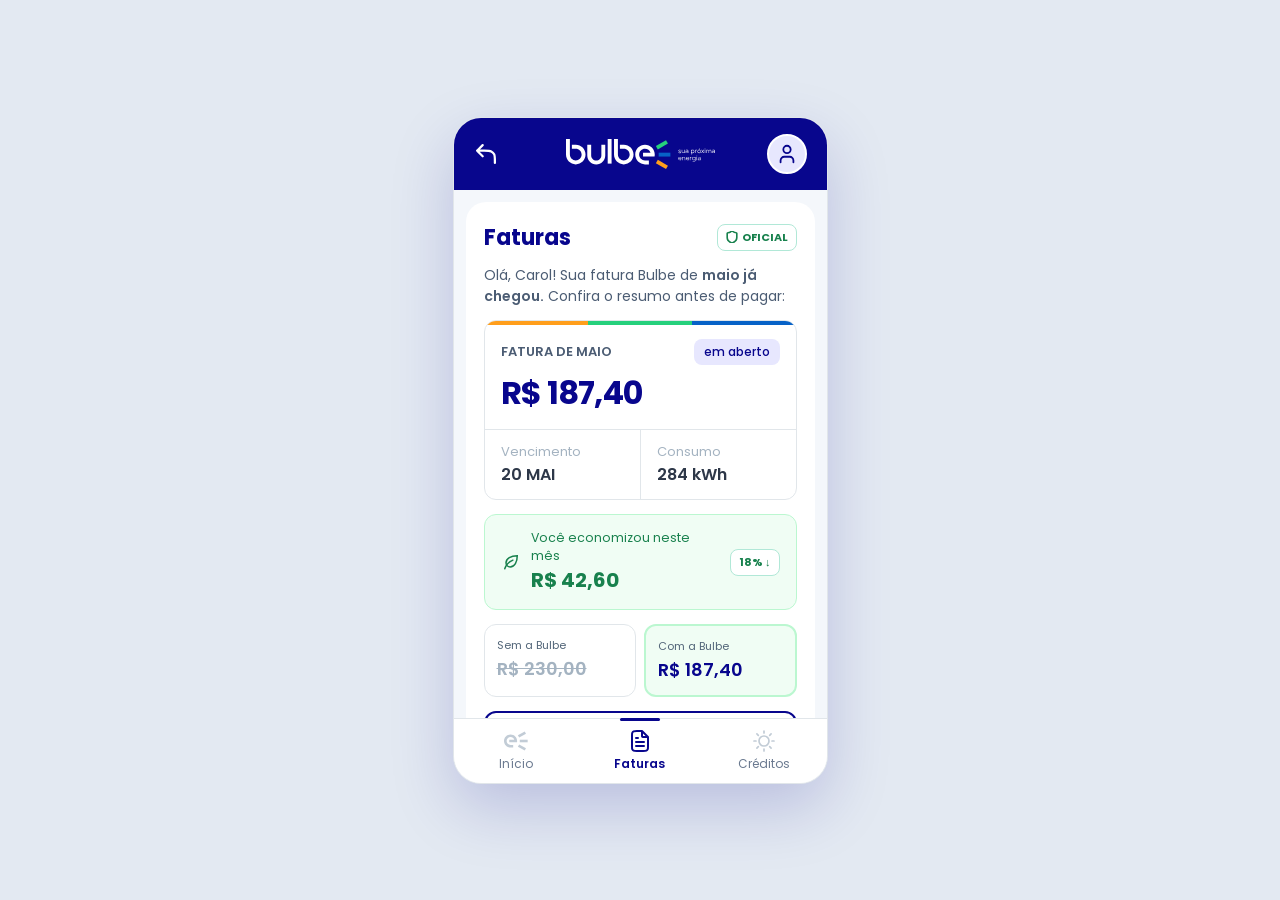
<file: fatura/detalhe/index.html>
<!DOCTYPE html>
<html lang="pt-BR">
<head>
  <meta charset="UTF-8">
  <meta name="viewport" content="width=device-width, initial-scale=1.0, viewport-fit=cover">
  <title>Bulbe · Faturas</title>
  <link rel="preconnect" href="https://fonts.googleapis.com">
  <link rel="preconnect" href="https://fonts.gstatic.com" crossorigin>
  <link rel="stylesheet" href="https://fonts.googleapis.com/css2?family=Poppins:wght@400;500;600;700&display=swap">
  <link rel="stylesheet" href="style.css">
</head>
<body>

  <!-- Tela no tamanho do iPhone SE: tudo da tela fica aqui dentro -->
  <div class="aparelho">
  <div class="aparelho__tela">
  <!-- Barra do topo: voltar na esquerda, logo da Bulbe no centro e perfil na direita -->
  <header class="topo">
    <a href="../principal/index.html" class="topo__voltar topo__voltar--esquerda" aria-label="Voltar para Faturas">
      <svg width="20" height="20" viewBox="0 0 18 18" fill="none" xmlns="http://www.w3.org/2000/svg" aria-hidden="true">
        <path d="M6 1L1 6L6 11M1 6H7.4C10.7603 6 12.4405 6 13.7239 6.65396C14.8529 7.2292 15.7708 8.14708 16.346 9.27606C17 10.5595 17 12.2397 17 15.6V17" stroke="currentColor" stroke-width="2" stroke-linecap="round" stroke-linejoin="round"/>
      </svg>
    </a>

    <a href="../../inicio/index.html" class="topo__logo" aria-label="Bulbe, página inicial">
      <svg width="149" height="30" viewBox="0 0 149 30" fill="none" xmlns="http://www.w3.org/2000/svg" aria-hidden="true">
        <path d="M104.378 13.6785H92.6611V17.5656H104.378V13.6785Z" fill="#0762C7"/>
        <path d="M100.005 1.24527L89.8574 7.1039L91.8015 10.4711L101.949 4.61248L100.005 1.24527Z" fill="#26D07C"/>
        <path d="M91.8025 20.7742L89.8584 24.1414L100.006 30L101.95 26.6328L91.8025 20.7742Z" fill="#FF9E1B"/>
        <path d="M35.3623 16.4018C35.3623 19.2172 33.0798 21.4998 30.2644 21.4998C27.449 21.4998 25.1674 19.2172 25.1674 16.4018V5.85814H21.2793V16.4018C21.2793 21.3646 25.3026 25.3869 30.2644 25.3869C35.2262 25.3869 39.2495 21.3636 39.2495 16.4018V5.85814H35.3623V16.4018Z" fill="white"/>
        <path d="M9.76389 5.85814H5.87675V9.74626H9.76487V9.76389C13.0006 9.76389 15.624 12.3873 15.624 15.622C15.624 18.8567 13.0006 21.4802 9.76487 21.4802C6.52918 21.4802 3.90673 18.8577 3.90673 15.622H3.8891V0H0V15.623C0 21.0158 4.37107 25.3869 9.76389 25.3869C15.1567 25.3869 19.5278 21.0158 19.5278 15.623C19.5278 10.2302 15.1567 5.85814 9.76389 5.85814Z" fill="white"/>
        <path d="M57.7883 5.85814H53.9002V9.74626H57.7883V9.76389C61.024 9.76389 63.6464 12.3873 63.6464 15.622C63.6464 18.8567 61.023 21.4802 57.7883 21.4802C54.5536 21.4802 51.9292 18.8577 51.9292 15.622H51.9116V0H48.0234V15.623C48.0234 21.0158 52.3955 25.3869 57.7883 25.3869C63.1811 25.3869 67.5522 21.0158 67.5522 15.623C67.5522 10.2302 63.1801 5.85912 57.7883 5.85912" fill="white"/>
        <path d="M45.5805 0H41.6934V24.6159H45.5805V0Z" fill="white"/>
        <path d="M77.0381 17.5666H88.5614C88.6887 16.9386 88.7553 16.2881 88.7553 15.623C88.7553 10.2302 84.3833 5.85909 78.9914 5.85909C73.5996 5.85909 69.2275 10.2302 69.2275 15.623C69.2275 21.0158 73.5996 25.3869 78.9914 25.3869H82.8786V21.4988H78.9914V21.4811C75.7557 21.4811 73.1323 18.8587 73.1323 15.623C73.1323 12.3873 75.7557 9.76484 78.9914 9.76484C81.5443 9.76484 83.7103 11.4008 84.5126 13.6794H77.0381V17.5666Z" fill="white"/>
        <path d="M113.707 14.1457C113.216 14.1457 112.756 14.0037 112.329 13.7196L112.543 13.3512C112.932 13.601 113.321 13.7264 113.714 13.7264C113.947 13.7264 114.136 13.6755 114.281 13.5746C114.425 13.4737 114.497 13.3434 114.497 13.1837C114.497 13.024 114.433 12.9104 114.306 12.8281C114.179 12.7458 113.96 12.6822 113.649 12.6342C112.841 12.5137 112.439 12.21 112.439 11.7231C112.439 11.4566 112.554 11.2382 112.785 11.0707C113.016 10.9022 113.315 10.8189 113.681 10.8189C114.108 10.8189 114.492 10.9228 114.833 11.1295L114.665 11.5037C114.337 11.3185 114.006 11.2255 113.674 11.2255C113.437 11.2255 113.251 11.2686 113.115 11.3548C112.979 11.441 112.911 11.5595 112.911 11.7104C112.911 11.8485 112.974 11.9592 113.098 12.0434C113.223 12.1277 113.423 12.1914 113.701 12.2345C114.167 12.3079 114.495 12.4167 114.687 12.5607C114.879 12.7047 114.975 12.9153 114.975 13.1906C114.975 13.4659 114.858 13.7059 114.625 13.8822C114.392 14.0585 114.087 14.1467 113.706 14.1467" fill="white"/>
        <path d="M117.085 14.1135C116.667 14.1135 116.337 13.9822 116.095 13.7196C115.853 13.4571 115.732 13.1015 115.732 12.6538V10.8709H116.211V12.6411C116.211 12.9683 116.296 13.224 116.464 13.4071C116.633 13.5903 116.868 13.6814 117.17 13.6814C117.471 13.6814 117.719 13.5776 117.91 13.3709C118.102 13.1642 118.198 12.9056 118.198 12.595V10.8699H118.677V14.0615H118.23C118.23 13.7941 118.235 13.5962 118.243 13.4669H118.225C118.13 13.6697 117.981 13.8274 117.778 13.942C117.575 14.0566 117.344 14.1135 117.085 14.1135Z" fill="white"/>
        <path d="M120.839 10.818C121.306 10.818 121.674 10.9169 121.946 11.1148C122.218 11.3127 122.354 11.6232 122.354 12.0454V14.0615H121.927C121.927 13.7774 121.932 13.5658 121.939 13.4287H121.927C121.824 13.6403 121.658 13.8068 121.432 13.9292C121.205 14.0517 120.959 14.1134 120.69 14.1134C120.337 14.1134 120.043 14.0243 119.807 13.845C119.572 13.6667 119.455 13.4149 119.455 13.0927C119.455 12.7704 119.579 12.5098 119.823 12.3266C120.069 12.1434 120.378 12.0523 120.749 12.0523C121.18 12.0523 121.556 12.1405 121.876 12.3168V12.0454C121.876 11.7741 121.781 11.5713 121.591 11.4381C121.401 11.3048 121.142 11.2382 120.814 11.2382C120.503 11.2382 120.173 11.3137 119.823 11.4645L119.694 11.0766C120.078 10.9042 120.459 10.818 120.839 10.818ZM120.769 13.7059C121.067 13.7059 121.322 13.6177 121.536 13.4414C121.749 13.2651 121.867 13.028 121.888 12.7302C121.573 12.5411 121.219 12.4461 120.827 12.4461C120.564 12.4461 120.348 12.5019 120.183 12.6136C120.016 12.7253 119.934 12.8811 119.934 13.0789C119.934 13.2768 120.015 13.4257 120.177 13.5374C120.339 13.6491 120.537 13.7049 120.769 13.7049" fill="white"/>
        <path d="M125.039 15.5809V10.8709H125.518C125.518 10.9953 125.509 11.2128 125.493 11.5233H125.505C125.579 11.3255 125.731 11.156 125.962 11.0159C126.193 10.8758 126.459 10.8063 126.761 10.8063C127.223 10.8063 127.603 10.9601 127.901 11.2686C128.198 11.5762 128.346 11.9759 128.346 12.4667C128.346 12.9575 128.196 13.3631 127.897 13.6687C127.597 13.9744 127.216 14.1272 126.754 14.1272C126.457 14.1272 126.195 14.0586 125.972 13.9205C125.746 13.7833 125.595 13.6148 125.512 13.417H125.499C125.512 13.5982 125.519 13.8568 125.519 14.1928V15.5819H125.04L125.039 15.5809ZM126.683 13.6873C127.033 13.6873 127.318 13.5756 127.537 13.3513C127.758 13.128 127.867 12.8341 127.867 12.4726C127.867 12.1111 127.758 11.8104 127.537 11.5841C127.318 11.3578 127.037 11.2451 126.696 11.2451C126.355 11.2451 126.063 11.3568 125.844 11.5811C125.627 11.8055 125.517 12.0984 125.517 12.4599C125.517 12.8213 125.626 13.1221 125.844 13.3484C126.062 13.5747 126.341 13.6873 126.682 13.6873" fill="white"/>
        <path d="M129.161 14.0624V10.8708H129.615C129.615 11.1461 129.61 11.3508 129.602 11.485H129.615C129.688 11.2999 129.817 11.1431 130 11.0138C130.183 10.8845 130.397 10.8199 130.643 10.8199C130.794 10.8199 130.94 10.8434 131.083 10.8914L130.947 11.3175C130.857 11.2832 130.744 11.2656 130.611 11.2656C130.33 11.2656 130.099 11.3724 129.915 11.585C129.732 11.7985 129.641 12.0708 129.641 12.402V14.0624H129.162H129.161Z" fill="white"/>
        <path d="M133.121 14.1261C132.642 14.1261 132.248 13.9723 131.94 13.6647C131.631 13.3571 131.478 12.9594 131.478 12.4725C131.478 11.9856 131.635 11.581 131.95 11.2705C132.264 10.96 132.666 10.8052 133.154 10.8052C133.642 10.8052 134.027 10.959 134.338 11.2676C134.649 11.5761 134.803 11.9729 134.803 12.4598C134.803 12.9466 134.645 13.3512 134.328 13.6618C134.012 13.9723 133.608 14.1271 133.121 14.1271M133.134 13.6941C133.475 13.6941 133.758 13.5795 133.985 13.3483C134.212 13.1181 134.325 12.8261 134.325 12.4725C134.325 12.1189 134.213 11.8211 133.988 11.5908C133.764 11.3606 133.482 11.245 133.141 11.245C132.8 11.245 132.518 11.3597 132.294 11.5869C132.069 11.8152 131.957 12.1061 131.957 12.4588C131.957 12.8115 132.069 13.1112 132.294 13.3444C132.518 13.5775 132.798 13.6931 133.135 13.6931M132.818 10.3781L133.297 9.53854H133.88L133.271 10.3781H132.819H132.818Z" fill="white"/>
        <path d="M136.967 12.401L138.164 14.0615H137.581L137.18 13.4796C136.887 13.0447 136.719 12.7909 136.676 12.7175H136.663C136.594 12.834 136.424 13.0878 136.151 13.4796L135.75 14.0615H135.174L136.358 12.4069L135.251 10.8689H135.84L136.293 11.5409C136.457 11.7692 136.58 11.9524 136.662 12.0905H136.675C136.761 11.9445 136.883 11.7584 137.043 11.5351L137.497 10.8699H138.073L136.967 12.401Z" fill="white"/>
        <path d="M139.011 10.2429C138.911 10.2429 138.83 10.2116 138.765 10.1489C138.7 10.0862 138.668 10.0059 138.668 9.90691C138.668 9.80797 138.7 9.72568 138.765 9.66102C138.83 9.59637 138.911 9.56404 139.011 9.56404C139.111 9.56404 139.199 9.59637 139.264 9.66102C139.328 9.72568 139.361 9.80797 139.361 9.90691C139.361 10.0059 139.328 10.0872 139.264 10.1489C139.199 10.2116 139.115 10.2429 139.011 10.2429ZM138.778 10.8699H139.257V14.0615H138.778V10.8699Z" fill="white"/>
        <path d="M144.078 10.818C144.48 10.818 144.793 10.9404 145.02 11.1834C145.246 11.4263 145.359 11.7535 145.359 12.162V14.0615H144.88V12.2198C144.88 11.923 144.806 11.6869 144.657 11.5125C144.508 11.3381 144.296 11.251 144.019 11.251C143.743 11.251 143.518 11.346 143.342 11.5351C143.168 11.7241 143.081 11.9641 143.081 12.2521V14.0615H142.602V12.2335C142.602 11.9279 142.525 11.6879 142.372 11.5125C142.219 11.3381 142.004 11.251 141.728 11.251C141.452 11.251 141.233 11.345 141.061 11.5321C140.888 11.7192 140.802 11.9592 140.802 12.2521V14.0615H140.323V10.8699H140.777C140.777 11.107 140.764 11.3176 140.738 11.5027H140.75C140.819 11.2921 140.95 11.1246 141.145 11.0021C141.339 10.8797 141.557 10.818 141.799 10.818C142.364 10.818 142.73 11.0599 142.899 11.5419C143.006 11.3009 143.166 11.1197 143.378 10.9992C143.589 10.8787 143.821 10.818 144.076 10.818" fill="white"/>
        <path d="M147.462 10.818C147.929 10.818 148.297 10.9169 148.569 11.1148C148.841 11.3127 148.977 11.6232 148.977 12.0454V14.0615H148.55C148.55 13.7774 148.555 13.5658 148.562 13.4287H148.55C148.447 13.6403 148.281 13.8068 148.055 13.9292C147.828 14.0517 147.582 14.1134 147.313 14.1134C146.96 14.1134 146.666 14.0243 146.43 13.845C146.195 13.6667 146.078 13.4149 146.078 13.0927C146.078 12.7704 146.202 12.5098 146.446 12.3266C146.692 12.1434 147.001 12.0523 147.372 12.0523C147.803 12.0523 148.179 12.1405 148.499 12.3168V12.0454C148.499 11.7741 148.404 11.5713 148.214 11.4381C148.024 11.3048 147.765 11.2382 147.437 11.2382C147.126 11.2382 146.796 11.3137 146.446 11.4645L146.317 11.0766C146.701 10.9042 147.082 10.818 147.462 10.818ZM147.392 13.7059C147.69 13.7059 147.945 13.6177 148.159 13.4414C148.372 13.2651 148.49 13.028 148.512 12.7302C148.196 12.5411 147.842 12.4461 147.45 12.4461C147.187 12.4461 146.972 12.5019 146.806 12.6136C146.639 12.7253 146.557 12.8811 146.557 13.0789C146.557 13.2768 146.638 13.4257 146.8 13.5374C146.962 13.6491 147.16 13.7049 147.392 13.7049" fill="white"/>
        <path d="M115.455 19.4729C115.455 19.5248 115.45 19.611 115.442 19.7315H112.808C112.83 20.0548 112.945 20.3105 113.154 20.5005C113.364 20.6906 113.63 20.7846 113.953 20.7846C114.384 20.7846 114.747 20.6475 115.041 20.3712L115.293 20.6945C114.961 21.0393 114.513 21.2108 113.947 21.2108C113.464 21.2108 113.074 21.0579 112.776 20.7523C112.479 20.4467 112.33 20.046 112.33 19.5503C112.33 19.0546 112.481 18.6647 112.783 18.3552C113.085 18.0446 113.473 17.8898 113.947 17.8898C114.422 17.8898 114.77 18.028 115.045 18.3032C115.319 18.5785 115.456 18.9684 115.456 19.4729M113.929 18.316C113.631 18.316 113.381 18.4061 113.181 18.5873C112.981 18.7686 112.858 19.0164 112.816 19.3309H115.009C114.997 19.0037 114.895 18.7529 114.706 18.5785C114.516 18.4041 114.257 18.317 113.929 18.317" fill="white"/>
        <path d="M116.219 21.1471V17.9555H116.672C116.672 18.1455 116.665 18.3562 116.653 18.5883H116.672C116.766 18.3728 116.92 18.2053 117.132 18.0848C117.343 17.9643 117.587 17.9036 117.864 17.9036C118.295 17.9036 118.627 18.029 118.861 18.2788C119.094 18.5286 119.21 18.8793 119.21 19.3319V21.1471H118.731V19.3701C118.731 19.0429 118.649 18.7882 118.488 18.6079C118.326 18.4267 118.09 18.3366 117.779 18.3366C117.469 18.3366 117.205 18.4404 117.002 18.6471C116.8 18.8538 116.699 19.1124 116.699 19.422V21.1471H116.22H116.219Z" fill="white"/>
        <path d="M123.111 19.4729C123.111 19.5248 123.106 19.611 123.099 19.7315H120.464C120.486 20.0548 120.602 20.3105 120.81 20.5005C121.02 20.6906 121.286 20.7846 121.61 20.7846C122.041 20.7846 122.403 20.6475 122.697 20.3712L122.95 20.6945C122.618 21.0393 122.169 21.2108 121.604 21.2108C121.121 21.2108 120.73 21.0579 120.432 20.7523C120.135 20.4467 119.986 20.046 119.986 19.5503C119.986 19.0546 120.137 18.6647 120.439 18.3552C120.742 18.0446 121.13 17.8898 121.604 17.8898C122.078 17.8898 122.427 18.028 122.701 18.3032C122.975 18.5785 123.112 18.9684 123.112 19.4729M121.585 18.316C121.287 18.316 121.038 18.4061 120.838 18.5873C120.637 18.7686 120.515 19.0164 120.472 19.3309H122.667C122.654 19.0037 122.552 18.7529 122.362 18.5785C122.172 18.4041 121.913 18.317 121.585 18.317" fill="white"/>
        <path d="M123.874 21.1471V17.9555H124.328C124.328 18.2308 124.323 18.4355 124.315 18.5697H124.328C124.4 18.3846 124.529 18.2269 124.713 18.0975C124.896 17.9682 125.11 17.9036 125.356 17.9036C125.507 17.9036 125.654 17.9271 125.796 17.9751L125.66 18.4012C125.57 18.3669 125.457 18.3493 125.323 18.3493C125.043 18.3493 124.811 18.4561 124.627 18.6696C124.444 18.8832 124.352 19.1555 124.352 19.4866V21.1471H123.873H123.874Z" fill="white"/>
        <path d="M127.9 22.7498C127.352 22.7498 126.86 22.6244 126.424 22.3746L126.612 21.9739C127.055 22.1933 127.484 22.303 127.893 22.303C128.229 22.303 128.495 22.2139 128.692 22.0346C128.888 21.8554 128.991 21.6075 129 21.2882C129.013 20.909 129.023 20.6465 129.032 20.4996H129.02C128.933 20.7063 128.78 20.8757 128.557 21.007C128.335 21.1383 128.079 21.2039 127.79 21.2039C127.32 21.2039 126.936 21.0501 126.638 20.7425C126.34 20.4349 126.191 20.0391 126.191 19.5572C126.191 19.0752 126.339 18.6657 126.635 18.3552C126.931 18.0446 127.313 17.8898 127.784 17.8898C128.077 17.8898 128.339 17.9574 128.567 18.0936C128.795 18.2298 128.951 18.4022 129.032 18.6138H129.045C129.036 18.4678 129.032 18.2474 129.032 17.9545H129.486V21.1912C129.486 21.678 129.346 22.0591 129.066 22.3354C128.785 22.6106 128.398 22.7488 127.901 22.7488M127.842 20.765C128.196 20.765 128.48 20.6534 128.693 20.429C128.907 20.2057 129.014 19.9098 129.014 19.5434C129.014 19.1771 128.904 18.8891 128.686 18.6647C128.469 18.4404 128.188 18.3287 127.842 18.3287C127.496 18.3287 127.215 18.4424 126.998 18.6677C126.78 18.894 126.67 19.1859 126.67 19.5434C126.67 19.901 126.779 20.1939 126.998 20.4222C127.215 20.6504 127.497 20.765 127.842 20.765Z" fill="white"/>
        <path d="M130.785 17.3286C130.685 17.3286 130.604 17.2972 130.539 17.2346C130.475 17.1719 130.442 17.0915 130.442 16.9926C130.442 16.8936 130.475 16.8114 130.539 16.7467C130.604 16.682 130.685 16.6497 130.785 16.6497C130.885 16.6497 130.973 16.682 131.037 16.7467C131.102 16.8114 131.134 16.8936 131.134 16.9926C131.134 17.0915 131.102 17.1728 131.037 17.2346C130.972 17.2972 130.888 17.3286 130.785 17.3286ZM130.552 17.9556H131.031V21.1472H130.552V17.9556Z" fill="white"/>
        <path d="M133.193 17.9036C133.659 17.9036 134.027 18.0025 134.3 18.2014C134.572 18.3993 134.707 18.7098 134.707 19.132V21.1481H134.28C134.28 20.864 134.284 20.6524 134.293 20.5153H134.28C134.176 20.7269 134.012 20.8934 133.785 21.0158C133.559 21.1383 133.311 21.2 133.045 21.2C132.691 21.2 132.396 21.1109 132.161 20.9316C131.926 20.7533 131.809 20.5015 131.809 20.1792C131.809 19.8569 131.931 19.5964 132.177 19.4132C132.424 19.23 132.731 19.1389 133.103 19.1389C133.534 19.1389 133.909 19.227 134.228 19.4034V19.132C134.228 18.8607 134.133 18.6589 133.943 18.5247C133.753 18.3914 133.495 18.3248 133.166 18.3248C132.856 18.3248 132.526 18.4002 132.176 18.5511L132.047 18.1632C132.431 17.9908 132.813 17.9046 133.192 17.9046M133.12 20.7925C133.418 20.7925 133.674 20.7043 133.887 20.528C134.101 20.3517 134.218 20.1146 134.24 19.8168C133.926 19.6277 133.572 19.5327 133.179 19.5327C132.916 19.5327 132.701 19.5885 132.535 19.7002C132.37 19.8119 132.287 19.9676 132.287 20.1655C132.287 20.3634 132.367 20.5123 132.529 20.624C132.69 20.7357 132.888 20.7915 133.12 20.7915" fill="white"/>
      </svg>
    </a>

    <button type="button" class="topo__perfil" aria-label="Meu perfil">
      <svg width="22" height="22" viewBox="0 0 22 22" fill="none" xmlns="http://www.w3.org/2000/svg" aria-hidden="true">
        <path d="M17.4154 19.25V17.4167C17.4154 16.4442 17.0291 15.5116 16.3414 14.824C15.6538 14.1363 14.7212 13.75 13.7487 13.75H8.2487C7.27624 13.75 6.34361 14.1363 5.65597 14.824C4.96834 15.5116 4.58203 16.4442 4.58203 17.4167V19.25" stroke="currentColor" stroke-width="1.8" stroke-linecap="round" stroke-linejoin="round"/>
        <path d="M10.9992 10.0833C13.0242 10.0833 14.6659 8.44169 14.6659 6.41664C14.6659 4.3916 13.0242 2.74998 10.9992 2.74998C8.97414 2.74998 7.33252 4.3916 7.33252 6.41664C7.33252 8.44169 8.97414 10.0833 10.9992 10.0833Z" stroke="currentColor" stroke-width="1.8" stroke-linecap="round" stroke-linejoin="round"/>
      </svg>
    </button>
  </header>


  <!-- Conteúdo da tela: troque apenas esta parte -->
  <main class="conteudo">

    <!-- DETALHE DA FATURA · HU05 · Lucas Mendes -->

    <!-- Card principal: resumo da fatura -->
    <section class="resumo" aria-labelledby="resumo-titulo">
      <div class="resumo__cabecalho">
        <h1 class="resumo__titulo" id="resumo-titulo">Faturas</h1>
        <span class="selo">
          <svg width="12" height="12" viewBox="0 0 22 22" fill="none" xmlns="http://www.w3.org/2000/svg" aria-hidden="true">
            <path d="M19.7987 12.0985C19.7987 17.5975 15.9494 20.3471 11.3741 21.9418C11.1345 22.023 10.8743 22.0191 10.6372 21.9308C6.05102 20.3471 2.20166 17.5975 2.20166 12.0985V4.39976C2.20166 4.10807 2.31753 3.82833 2.52379 3.62207C2.73004 3.41582 3.00979 3.29994 3.30148 3.29994C5.50111 3.29994 8.25065 1.98016 10.1643 0.308443C10.3973 0.109375 10.6937 0 11.0002 0C11.3066 0 11.603 0.109375 11.836 0.308443C13.7607 1.99116 16.4993 3.29994 18.6989 3.29994C18.9906 3.29994 19.2703 3.41582 19.4766 3.62207C19.6828 3.82833 19.7987 4.10807 19.7987 4.39976V12.0985Z" stroke="#18814D" stroke-width="3" stroke-linecap="round" stroke-linejoin="round"/>
          </svg>
          OFICIAL
        </span>
      </div>

      <p class="resumo__intro">Olá, Carol! Sua fatura Bulbe de <strong>maio já chegou.</strong> Confira o resumo antes de pagar:</p>

      <!-- Resumo da fatura -->
      <div class="fatura">
        <div class="fatura__faixa" aria-hidden="true"><i></i><i></i><i></i></div>

        <div class="fatura__linha-topo">
          <h2>Fatura de maio</h2>
          <span class="fatura__status">em aberto</span>
        </div>
        <p class="fatura__valor">R$ 187,40</p>

        <div class="fatura__dados">
          <div>
            <span>Vencimento</span>
            <strong>20 MAI</strong>
          </div>
          <div>
            <span>Consumo</span>
            <strong>284 kWh</strong>
          </div>
        </div>
      </div>

      <!-- Economia do mês -->
      <div class="economia">
        <svg class="economia__icone" width="20" height="20" viewBox="0 0 24 24" fill="none" xmlns="http://www.w3.org/2000/svg" aria-hidden="true">
          <path d="M19.5 4.5C12 4.5 6 7.5 6 13a5 5 0 0 0 5 5c5.5 0 8.5-6 8.5-13.5Z" stroke="#18814D" stroke-width="1.8"/>
          <path d="M4.5 20c1.8-5.2 5-8.1 9.8-10.2" stroke="#18814D" stroke-width="1.8" stroke-linecap="round"/>
        </svg>
        <div class="economia__texto">
          <p>Você economizou neste mês</p>
          <strong>R$ 42,60</strong>
        </div>
        <span class="selo">18% ↓</span>
      </div>

      <!-- Comparativo sem / com a Bulbe (mesmo modelo de "Quanto você vai pagar") -->
      <div class="comparativo">
        <div class="comparativo__caixa">
          <p class="comparativo__rotulo">Sem a Bulbe</p>
          <p class="comparativo__valor comparativo__valor--antigo">R$ 230,00</p>
        </div>
        <div class="comparativo__caixa comparativo__caixa--destaque">
          <p class="comparativo__rotulo">Com a Bulbe</p>
          <p class="comparativo__valor">R$ 187,40</p>
        </div>
      </div>

      <!-- HU05: baixa a fatura em PDF -->
      <a class="botao botao--grande botao--contorno" href="../assets/docs/fatura-bulbe-maio.pdf" download>
        <svg width="20" height="20" viewBox="0 0 24 24" fill="none" xmlns="http://www.w3.org/2000/svg" aria-hidden="true">
          <path d="M12 4v10m0 0 4-4m-4 4-4-4M5 19h14" stroke="currentColor" stroke-width="1.8" stroke-linecap="round" stroke-linejoin="round"/>
        </svg>
        Ver fatura completa
      </a>
    </section>

    <!-- Card do Pix -->
    <section class="pix" aria-labelledby="pix-titulo">
      <div class="aviso">
        <svg class="aviso__icone" width="20" height="20" viewBox="0 0 20 20" fill="none" xmlns="http://www.w3.org/2000/svg" aria-hidden="true">
          <path d="M10 13.5V10M10 6.5H10.0088M18.75 10C18.75 14.8325 14.8325 18.75 10 18.75C5.16751 18.75 1.25 14.8325 1.25 10C1.25 5.16751 5.16751 1.25 10 1.25C14.8325 1.25 18.75 5.16751 18.75 10Z" stroke="#663A00" stroke-width="2.1875" stroke-linecap="round" stroke-linejoin="round"/>
        </svg>
        <p>Para pagar, use o Pix abaixo. O recebedor será <strong>Bulbe Energias Renováveis S.A.</strong></p>
      </div>

      <div class="pix__cabecalho">
        <div class="pix__simbolo">
          <svg width="22" height="22" viewBox="0 0 24 24" fill="none" xmlns="http://www.w3.org/2000/svg" aria-hidden="true">
            <path d="m12 3 3.4 3.4L12 9.8 8.6 6.4 12 3Zm5.6 5.6L21 12l-3.4 3.4-3.4-3.4 3.4-3.4ZM6.4 8.6 9.8 12l-3.4 3.4L3 12l3.4-3.4ZM12 14.2l3.4 3.4L12 21l-3.4-3.4 3.4-3.4Z" fill="currentColor"/>
          </svg>
        </div>
        <div>
          <h2 class="pix__titulo" id="pix-titulo">Pix copia e cola</h2>
          <strong class="pix__valor">R$ 187,40</strong>
        </div>
      </div>

      <!-- o código aparece cortado na tela, mas o botão copia ele inteiro -->
      <code class="pix__codigo" id="pix-codigo">00020126580014BR.GOV.BCB.PIX0136ficticio-bulbe-squad04-0000-0000-00005204000053039865406187.405802BR5925BULBE ENERGIAS RENOVAVEI6014BELO HORIZONTE62070503***6304A1B2</code>

      <button type="button" class="botao botao--grande" id="copiar-pix">
        <svg width="20" height="20" viewBox="0 0 24 24" fill="none" xmlns="http://www.w3.org/2000/svg" aria-hidden="true">
          <rect x="8" y="8" width="10" height="10" rx="1.5" stroke="currentColor" stroke-width="1.7"/>
          <path d="M15 6V5.5A1.5 1.5 0 0 0 13.5 4h-8A1.5 1.5 0 0 0 4 5.5v8A1.5 1.5 0 0 0 5.5 15H6" stroke="currentColor" stroke-width="1.7"/>
        </svg>
        <span id="copiar-texto">Copiar código Pix</span>
      </button>
      <p class="mensagem-pix" id="pix-aviso" role="status" aria-live="polite"></p>
    </section>

  </main>

  <!-- Barra de navegação: 3 abas com os ícones oficiais -->
  <nav class="navegacao" aria-label="Navegação principal">
    <a href="../../inicio/index.html" class="navegacao__item">
      <svg class="navegacao__icone icone-inicio" width="24" height="24" viewBox="0 0 24 24" fill="none" xmlns="http://www.w3.org/2000/svg" aria-hidden="true">
        <path class="icone-inicio__azul" d="M23.6607 10.7024H15.7739V13.2982H23.6607V10.7024Z"/>
        <path class="icone-inicio__verde" d="M20.7172 2.40003L13.8867 6.31189L15.1951 8.55989L22.0256 4.64802L20.7172 2.40003Z"/>
        <path class="icone-inicio__laranja" d="M15.1956 15.4402L13.8872 17.6882L20.7176 21.6L22.026 19.352L15.1956 15.4402Z"/>
        <path class="icone-inicio__e" d="M5.25783 13.2981H13.0142C13.0998 12.8788 13.1449 12.4445 13.1449 12.0001C13.1449 8.39951 10.2024 5.48059 6.57229 5.48059C2.9422 5.48059 0 8.39951 0 12.0001C0 15.6006 2.94256 18.5199 6.57229 18.5199H9.18908V15.9241H6.57229V15.9121C4.39438 15.9121 2.62892 14.1608 2.62892 12.0004C2.62892 9.84002 4.39438 8.08874 6.57229 8.08874C8.29074 8.08874 9.7488 9.18097 10.2887 10.7027H5.25783V13.2985V13.2981Z"/>
      </svg>
      <span class="navegacao__rotulo">Início</span>
    </a>

    <a href="../principal/index.html" class="navegacao__item navegacao__item--ativo" aria-current="page">
      <svg class="navegacao__icone" width="24" height="24" viewBox="0 0 24 24" fill="none" xmlns="http://www.w3.org/2000/svg" aria-hidden="true">
        <path d="M14 2.26953V6.40007C14 6.96012 14 7.24015 14.109 7.45406C14.2049 7.64222 14.3578 7.7952 14.546 7.89108C14.7599 8.00007 15.0399 8.00007 15.6 8.00007H19.7305M16 13H8M16 17H8M10 9H8M14 2H8.8C7.11984 2 6.27976 2 5.63803 2.32698C5.07354 2.6146 4.6146 3.07354 4.32698 3.63803C4 4.27976 4 5.11984 4 6.8V17.2C4 18.8802 4 19.7202 4.32698 20.362C4.6146 20.9265 5.07354 21.3854 5.63803 21.673C6.27976 22 7.11984 22 8.8 22H15.2C16.8802 22 17.7202 22 18.362 21.673C18.9265 21.3854 19.3854 20.9265 19.673 20.362C20 19.7202 20 18.8802 20 17.2V8L14 2Z" stroke="currentColor" stroke-width="2" stroke-linecap="round" stroke-linejoin="round"/>
      </svg>
      <span class="navegacao__rotulo">Faturas</span>
    </a>

    <a href="../../creditos/index.html" class="navegacao__item">
      <svg class="navegacao__icone" width="24" height="24" viewBox="0 0 24 24" fill="none" xmlns="http://www.w3.org/2000/svg" aria-hidden="true">
        <path d="M12 2V4M12 20V22M4 12H2M6.31412 6.31412L4.8999 4.8999M17.6859 6.31412L19.1001 4.8999M6.31412 17.69L4.8999 19.1042M17.6859 17.69L19.1001 19.1042M22 12H20M17 12C17 14.7614 14.7614 17 12 17C9.23858 17 7 14.7614 7 12C7 9.23858 9.23858 7 12 7C14.7614 7 17 9.23858 17 12Z" stroke="currentColor" stroke-width="1.7" stroke-linecap="round" stroke-linejoin="round"/>
      </svg>
      <span class="navegacao__rotulo">Créditos</span>
    </a>
  </nav>

  </div>
  </div>

  <script>
    // HU05: copia o código Pix inteiro para a área de transferência
    const codigoPix = document.getElementById('pix-codigo');
    const textoBotao = document.getElementById('copiar-texto');
    const aviso = document.getElementById('pix-aviso');

    document.getElementById('copiar-pix').addEventListener('click', async () => {
      const codigo = codigoPix.textContent.trim();
      try {
        await navigator.clipboard.writeText(codigo);
        textoBotao.textContent = 'Código Pix copiado!';
        aviso.textContent = 'Agora é só colar no app do seu banco.';
        setTimeout(() => {
          textoBotao.textContent = 'Copiar código Pix';
          aviso.textContent = '';
        }, 1800);
      } catch (erro) {
        // sem permissão de cópia: mostra o código inteiro selecionado
        codigoPix.classList.add('pix__codigo--aberto');
        const faixa = document.createRange();
        faixa.selectNodeContents(codigoPix);
        const selecao = window.getSelection();
        selecao.removeAllRanges();
        selecao.addRange(faixa);
        aviso.textContent = 'Não deu pra copiar sozinho. O código está selecionado: copie manualmente.';
      }
    });
  </script>
</body>
</html>
</file>
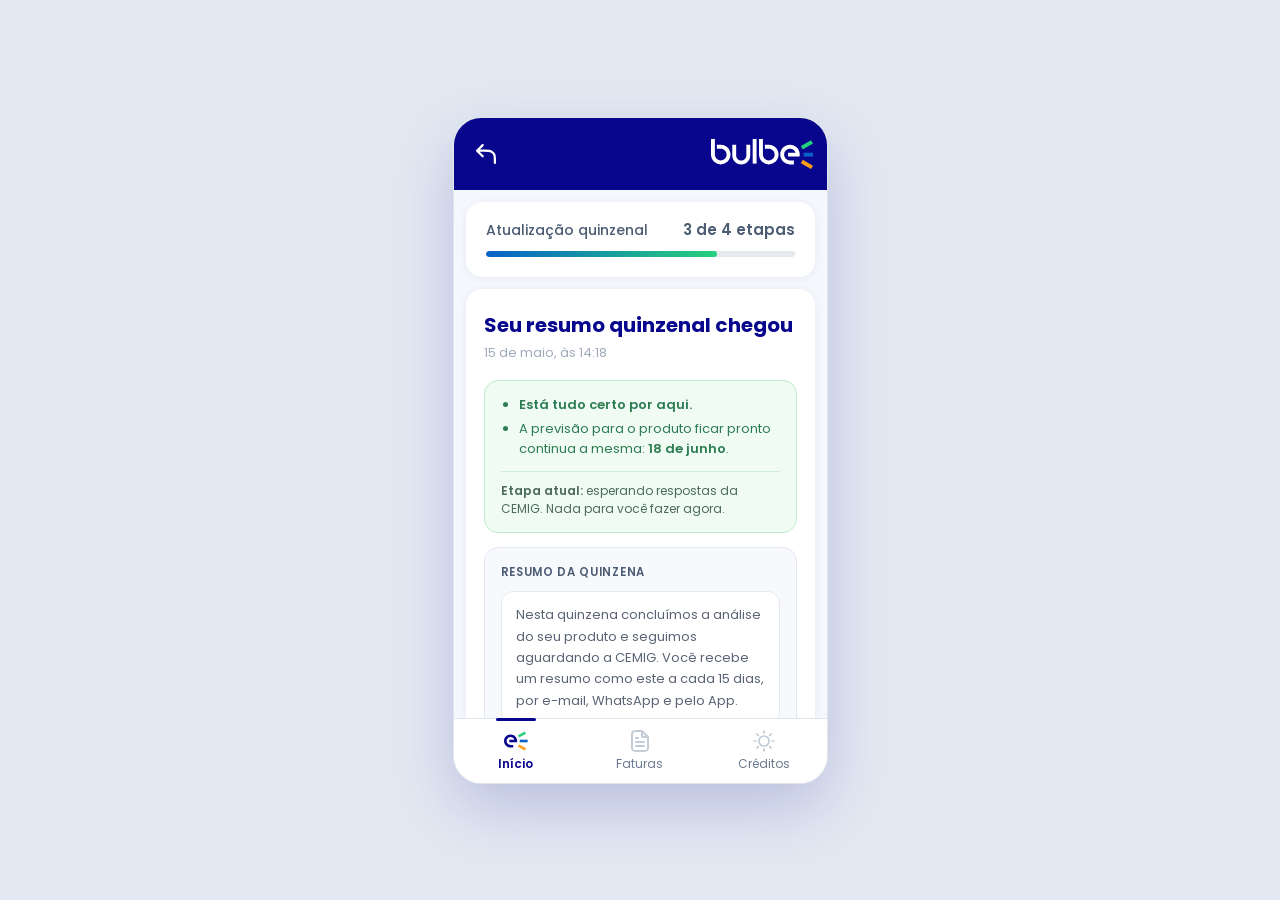
<file: inicio/resumo-quinzenal/index.html>
<!DOCTYPE html>
<html lang="pt-BR">
<head>
  <meta charset="UTF-8">
  <meta name="viewport" content="width=device-width, initial-scale=1.0, viewport-fit=cover">
  <title>Bulbe · Resumo quinzenal</title>
  <link rel="preconnect" href="https://fonts.googleapis.com">
  <link rel="preconnect" href="https://fonts.gstatic.com" crossorigin>
  <link rel="stylesheet" href="https://fonts.googleapis.com/css2?family=Poppins:wght@400;500;600;700&display=swap">
  <link rel="stylesheet" href="../style.css">
  <link rel="stylesheet" href="../noitf.css">
</head>
<body>

  <!-- Tela no tamanho do iPhone SE: tudo da tela fica aqui dentro -->
  <div class="aparelho">
  <div class="aparelho__tela">

  <header class="topo topo--secundaria topo--logo-direita">
    <a href="../index.html" class="topo__voltar" aria-label="Voltar para Notificações">
      <svg width="20" height="20" viewBox="0 0 18 18" fill="none" xmlns="http://www.w3.org/2000/svg" aria-hidden="true">
        <path d="M6 1L1 6L6 11M1 6H7.4C10.7603 6 12.4405 6 13.7239 6.65396C14.8529 7.2292 15.7708 8.14708 16.346 9.27606C17 10.5595 17 12.2397 17 15.6V17" stroke="currentColor" stroke-width="2" stroke-linecap="round" stroke-linejoin="round"/>
      </svg>
    </a>

    <a href="../../inicio/index.html" class="topo__logo" aria-label="Bulbe, página inicial">
      <svg width="102" height="30" viewBox="0 0 102 30" fill="none" xmlns="http://www.w3.org/2000/svg" aria-hidden="true">
        <path d="M104.378 13.6785H92.6611V17.5656H104.378V13.6785Z" fill="#0762C7"/>
        <path d="M100.005 1.24527L89.8574 7.1039L91.8015 10.4711L101.949 4.61248L100.005 1.24527Z" fill="#26D07C"/>
        <path d="M91.8025 20.7742L89.8584 24.1414L100.006 30L101.95 26.6328L91.8025 20.7742Z" fill="#FF9E1B"/>
        <path d="M35.3623 16.4018C35.3623 19.2172 33.0798 21.4998 30.2644 21.4998C27.449 21.4998 25.1674 19.2172 25.1674 16.4018V5.85814H21.2793V16.4018C21.2793 21.3646 25.3026 25.3869 30.2644 25.3869C35.2262 25.3869 39.2495 21.3636 39.2495 16.4018V5.85814H35.3623V16.4018Z" fill="white"/>
        <path d="M9.76389 5.85814H5.87675V9.74626H9.76487V9.76389C13.0006 9.76389 15.624 12.3873 15.624 15.622C15.624 18.8567 13.0006 21.4802 9.76487 21.4802C6.52918 21.4802 3.90673 18.8577 3.90673 15.622H3.8891V0H0V15.623C0 21.0158 4.37107 25.3869 9.76389 25.3869C15.1567 25.3869 19.5278 21.0158 19.5278 15.623C19.5278 10.2302 15.1567 5.85814 9.76389 5.85814Z" fill="white"/>
        <path d="M57.7883 5.85814H53.9002V9.74626H57.7883V9.76389C61.024 9.76389 63.6464 12.3873 63.6464 15.622C63.6464 18.8567 61.023 21.4802 57.7883 21.4802C54.5536 21.4802 51.9292 18.8577 51.9292 15.622H51.9116V0H48.0234V15.623C48.0234 21.0158 52.3955 25.3869 57.7883 25.3869C63.1811 25.3869 67.5522 21.0158 67.5522 15.623C67.5522 10.2302 63.1801 5.85912 57.7883 5.85912" fill="white"/>
        <path d="M45.5805 0H41.6934V24.6159H45.5805V0Z" fill="white"/>
        <path d="M77.0381 17.5666H88.5614C88.6887 16.9386 88.7553 16.2881 88.7553 15.623C88.7553 10.2302 84.3833 5.85909 78.9914 5.85909C73.5996 5.85909 69.2275 10.2302 69.2275 15.623C69.2275 21.0158 73.5996 25.3869 78.9914 25.3869H82.8786V21.4988H78.9914V21.4811C75.7557 21.4811 73.1323 18.8587 73.1323 15.623C73.1323 12.3873 75.7557 9.76484 78.9914 9.76484C81.5443 9.76484 83.7103 11.4008 84.5126 13.6794H77.0381V17.5666Z" fill="white"/>
      </svg>
    </a>
  </header>

  <!-- Conteúdo da tela: troque apenas esta parte -->
  <main class="conteudo">

    <!-- Card de andamento -->
    <section class="aviso-status aviso-status--sem-ajuda" aria-label="Andamento do seu produto">
      <div class="aviso-status__linha">
        <p class="aviso-status__titulo">Atualização quinzenal</p>
        <p class="aviso-status__valor">3 de 4 etapas</p>
      </div>
      <div class="aviso-status__barra" role="progressbar" aria-valuenow="75" aria-valuemin="0" aria-valuemax="100" aria-label="Andamento do produto">
        <div class="aviso-status__progresso" style="width: 75%;"></div>
      </div>
    </section>

    <!-- Card principal do aviso -->
    <section class="aviso-card">
      <h1 class="aviso-card__titulo">Seu resumo quinzenal chegou</h1>
      <p class="aviso-card__sub">15 de maio, às 14:18</p>

      <div class="aviso-destaque">
        <ul>
          <li><strong>Está tudo certo por aqui.</strong></li>
          <li>A previsão para o produto ficar pronto continua a mesma: <strong>18 de junho</strong>.</li>
        </ul>
        <p class="aviso-destaque__oferta"><strong>Etapa atual:</strong> esperando respostas da CEMIG. Nada para você fazer agora.</p>
      </div>

      <div class="aviso-detalhe">
        <p class="aviso-detalhe__rotulo">Resumo da quinzena</p>
        <p class="aviso-detalhe__texto">Nesta quinzena concluímos a análise do seu produto e seguimos aguardando a CEMIG. Você recebe um resumo como este a cada 15 dias, por e-mail, WhatsApp e pelo App.</p>
      </div>

      <a href="../index.html" class="aviso-botao">Voltar para notificações</a>
    </section>

  </main>

  <nav class="navegacao" aria-label="Navegação principal">
    <a href="../index.html" class="navegacao__item navegacao__item--ativo" aria-current="page">
      <svg class="navegacao__icone icone-inicio" width="24" height="24" viewBox="0 0 24 24" fill="none" xmlns="http://www.w3.org/2000/svg" aria-hidden="true">
        <path class="icone-inicio__azul" d="M23.6607 10.7024H15.7739V13.2982H23.6607V10.7024Z"/>
        <path class="icone-inicio__verde" d="M20.7172 2.40003L13.8867 6.31189L15.1951 8.55989L22.0256 4.64802L20.7172 2.40003Z"/>
        <path class="icone-inicio__laranja" d="M15.1956 15.4402L13.8872 17.6882L20.7176 21.6L22.026 19.352L15.1956 15.4402Z"/>
        <path class="icone-inicio__e" d="M5.25783 13.2981H13.0142C13.0998 12.8788 13.1449 12.4445 13.1449 12.0001C13.1449 8.39951 10.2024 5.48059 6.57229 5.48059C2.9422 5.48059 0 8.39951 0 12.0001C0 15.6006 2.94256 18.5199 6.57229 18.5199H9.18908V15.9241H6.57229V15.9121C4.39438 15.9121 2.62892 14.1608 2.62892 12.0004C2.62892 9.84002 4.39438 8.08874 6.57229 8.08874C8.29074 8.08874 9.7488 9.18097 10.2887 10.7027H5.25783V13.2985V13.2981Z"/>
      </svg>
      <span class="navegacao__rotulo">Início</span>
    </a>

    <a href="../../fatura/principal/index.html" class="navegacao__item">
      <svg class="navegacao__icone" width="24" height="24" viewBox="0 0 24 24" fill="none" xmlns="http://www.w3.org/2000/svg" aria-hidden="true">
        <path d="M14 2.26953V6.40007C14 6.96012 14 7.24015 14.109 7.45406C14.2049 7.64222 14.3578 7.7952 14.546 7.89108C14.7599 8.00007 15.0399 8.00007 15.6 8.00007H19.7305M16 13H8M16 17H8M10 9H8M14 2H8.8C7.11984 2 6.27976 2 5.63803 2.32698C5.07354 2.6146 4.6146 3.07354 4.32698 3.63803C4 4.27976 4 5.11984 4 6.8V17.2C4 18.8802 4 19.7202 4.32698 20.362C4.6146 20.9265 5.07354 21.3854 5.63803 21.673C6.27976 22 7.11984 22 8.8 22H15.2C16.8802 22 17.7202 22 18.362 21.673C18.9265 21.3854 19.3854 20.9265 19.673 20.362C20 19.7202 20 18.8802 20 17.2V8L14 2Z" stroke="currentColor" stroke-width="2" stroke-linecap="round" stroke-linejoin="round"/>
      </svg>
      <span class="navegacao__rotulo">Faturas</span>
    </a>

    <a href="../../creditos/index.html" class="navegacao__item">
      <svg class="navegacao__icone" width="24" height="24" viewBox="0 0 24 24" fill="none" xmlns="http://www.w3.org/2000/svg" aria-hidden="true">
        <path d="M12 2V4M12 20V22M4 12H2M6.31412 6.31412L4.8999 4.8999M17.6859 6.31412L19.1001 4.8999M6.31412 17.69L4.8999 19.1042M17.6859 17.69L19.1001 19.1042M22 12H20M17 12C17 14.7614 14.7614 17 12 17C9.23858 17 7 14.7614 7 12C7 9.23858 9.23858 7 12 7C14.7614 7 17 9.23858 17 12Z" stroke="currentColor" stroke-width="1.7" stroke-linecap="round" stroke-linejoin="round"/>
      </svg>
      <span class="navegacao__rotulo">Créditos</span>
    </a>
  </nav>

  </div>
  </div>

</body>
</html>
</file>
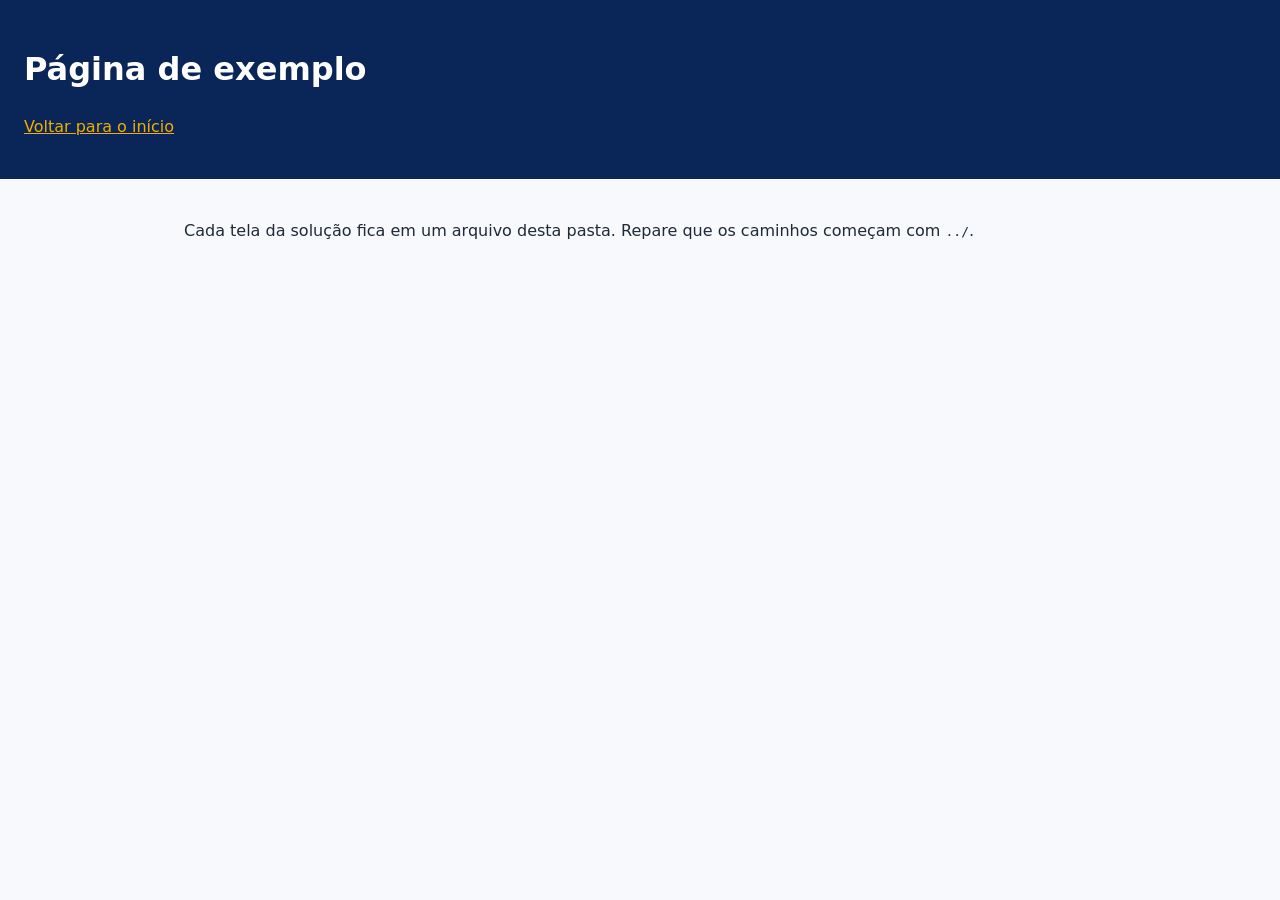
<file: pages/exemplo.html>
<!DOCTYPE html>
<html lang="pt-BR">
<head>
  <meta charset="UTF-8">
  <meta name="viewport" content="width=device-width, initial-scale=1.0">
  <title>Bulbe | Página de exemplo</title>
  <link rel="stylesheet" href="../assets/css/style.css">
</head>
<body>
  <header class="topo">
    <h1>Página de exemplo</h1>
    <p><a href="../index.html">Voltar para o início</a></p>
  </header>
  <main>
    <p>Cada tela da solução fica em um arquivo desta pasta. Repare que os caminhos começam com <code>../</code>.</p>
  </main>
</body>
</html>
</file>
<file: assets/css/style.css>
/* Variáveis de cor e tipografia: ajustem para a identidade da solução */
:root {
  --cor-primaria: #0a2558;
  --cor-destaque: #f2ae00;
  --cor-fundo: #f7f9fc;
  --cor-texto: #1f2937;
  --fonte: system-ui, -apple-system, "Segoe UI", Roboto, sans-serif;
}

* { box-sizing: border-box; }

body {
  margin: 0;
  font-family: var(--fonte);
  color: var(--cor-texto);
  background: var(--cor-fundo);
  line-height: 1.5;
}

.topo {
  background: var(--cor-primaria);
  color: #fff;
  padding: 1.5rem;
}
.topo a { color: var(--cor-destaque); }

main {
  max-width: 960px;
  margin: 0 auto;
  padding: 1.5rem;
}

.aviso {
  background: #fff4d6;
  padding: 0.75rem 1rem;
  border-radius: 8px;
}

.lista { list-style: none; padding: 0; }
.lista li {
  background: #fff;
  margin-bottom: 0.5rem;
  padding: 0.75rem 1rem;
  border-radius: 8px;
  box-shadow: 0 1px 3px rgba(0, 0, 0, 0.08);
}

.rodape {
  text-align: center;
  padding: 1rem;
  color: #5b6475;
  font-size: 0.875rem;
}
</file>
<file: creditos/style.css>
/* ===== Template de tela · Bulbe · Squad 04 ===== */

/* ===== Cores e medidas (tiradas do Figma) ===== */
:root {
  --azul-bulbe: #08068D;
  --fundo: #F4F7FB;
  --branco: #FFFFFF;
  --texto: #4B5C73;
  --aba-inativa-icone: #C2CCD6;
  --aba-inativa-texto: #6B7A90;
  --linha: #E1E6EA;
  --lilas: #E7E7FE;

  /* cores do símbolo da Bulbe (ícone Início ativo) */
  --bulbe-azul: #0762C7;
  --bulbe-verde: #26D07C;
  --bulbe-laranja: #FF9E1B;

  --altura-topo: 72px;
  --altura-navegacao: 64px;
  --largura-maxima: 375px; /* iPhone SE: 375 x 667 */
}

/* ===== Reset e base ===== */
* {
  box-sizing: border-box;
}

body {
  margin: 0;
  font-family: 'Poppins', Arial, sans-serif;
  color: var(--texto);
  background-color: var(--fundo);
}

/* ===== Barra do topo ===== */
.topo {
  position: sticky;
  top: 0;
  z-index: 10;
  display: flex;
  align-items: center;
  justify-content: center;
  height: var(--altura-topo);
  max-width: var(--largura-maxima);
  margin: 0 auto;
  padding: 0 20px;
  background-color: var(--azul-bulbe);
}

.topo__logo {
  display: flex;
}

.topo__logo svg {
  width: 149px;
  height: 30px;
}

.topo__perfil {
  position: absolute;
  right: 20px;
  display: flex;
  align-items: center;
  justify-content: center;
  width: 40px;
  height: 40px;
  padding: 0;
  overflow: hidden;
  color: var(--azul-bulbe);
  background-color: var(--lilas);
  border: 2px solid var(--branco);
  border-radius: 50%;
  cursor: pointer;
}

/* foto do usuário, quando houver */
.topo__perfil img {
  width: 100%;
  height: 100%;
  object-fit: cover;
}

/* tela secundária: seta de voltar na esquerda e logo na direita */
.topo--secundaria {
  justify-content: space-between;
  padding-left: 12px;
}

.topo__voltar {
  display: flex;
  align-items: center;
  justify-content: center;
  width: 40px;
  height: 40px;
  color: var(--branco);
}

.topo__voltar svg {
  width: 20px;
  height: 20px;
}

/* ===== Conteúdo da tela ===== */
.conteudo {
  max-width: var(--largura-maxima);
  margin: 0 auto;
  padding: 12px 12px calc(var(--altura-navegacao) + 24px + env(safe-area-inset-bottom));
}

.conteudo__titulo {
  margin: 12px 6px 8px;
  font-size: 22px;
  font-weight: 700;
  line-height: 1.25;
  color: var(--azul-bulbe);
}

.conteudo__texto {
  margin: 0 6px;
  font-size: 14px;
  line-height: 1.45;
}

/* ===== Barra de navegação ===== */
.navegacao {
  position: fixed;
  right: 0;
  bottom: 0;
  left: 0;
  z-index: 10;
  display: flex;
  max-width: var(--largura-maxima);
  margin: 0 auto;
  padding-bottom: env(safe-area-inset-bottom);
  background-color: var(--branco);
  border-top: 1px solid var(--linha);
}

.navegacao__item {
  position: relative;
  display: flex;
  flex: 1;
  flex-direction: column;
  align-items: center;
  gap: 4px;
  height: var(--altura-navegacao);
  padding-top: 10px;
  color: var(--aba-inativa-icone);
  text-decoration: none;
}

.navegacao__icone {
  width: 24px;
  height: 24px;
}

.navegacao__rotulo {
  font-size: 12px;
  line-height: 1.2;
  color: var(--aba-inativa-texto);
}

/* aba ativa: ícone e texto em azul, com o traço em cima */
.navegacao__item--ativo {
  color: var(--azul-bulbe);
}

.navegacao__item--ativo .navegacao__rotulo {
  font-weight: 600;
  color: var(--azul-bulbe);
}

.navegacao__item--ativo::before {
  content: "";
  position: absolute;
  top: -1px;
  left: 50%;
  width: 40px;
  height: 3px;
  background-color: var(--azul-bulbe);
  border-radius: 2px;
  transform: translateX(-50%);
}

.navegacao__item:focus-visible,
.topo__perfil:focus-visible,
.topo__logo:focus-visible,
.topo__voltar:focus-visible {
  outline: 2px solid var(--bulbe-azul);
  outline-offset: 2px;
}

/* ícone Início: cinza quando inativo, colorido quando ativo */
.icone-inicio path {
  fill: currentColor;
}

.navegacao__item--ativo .icone-inicio__e {
  fill: var(--azul-bulbe);
}

.navegacao__item--ativo .icone-inicio__azul {
  fill: var(--bulbe-azul);
}

.navegacao__item--ativo .icone-inicio__verde {
  fill: var(--bulbe-verde);
}

.navegacao__item--ativo .icone-inicio__laranja {
  fill: var(--bulbe-laranja);
}

/* =========================================================
   Tela Créditos · HU04 (Bruno)
   Tudo abaixo começa com .creditos para não afetar o template
   ========================================================= */
.creditos {
  --cred-verde: #20AC66;
  --cred-verde-escuro: #1E8451;
  --cred-verde-claro: #BDEBD3;
  --cred-verde-fundo: #F0FDF5;
  --cred-verde-borda: #64D3AE;
  --cred-azul-fundo: #EEF1FA;
  --cred-bege: #FFF4E6;
  --cred-marrom: #7A5C33;
  --cred-link: #3535A1;
  --cred-suave: #8A97A6;

  display: flex;
  flex-direction: column;
  gap: 12px;
}

.creditos__titulo-linha {
  display: flex;
  align-items: center;
  justify-content: space-between;
  gap: 12px;
}

.creditos__titulo-linha .conteudo__titulo { margin-bottom: 0; }

.creditos__icone {
  width: 22px;
  height: 22px;
  flex-shrink: 0;
  fill: none;
  stroke: currentColor;
  stroke-width: 2;
  stroke-linecap: round;
  stroke-linejoin: round;
}
.creditos__icone--pequeno { width: 16px; height: 16px; }

.creditos__atendimento {
  display: inline-flex;
  align-items: center;
  gap: 6px;
  margin-top: 4px;
  padding: 7px 12px;
  border: 1px solid var(--linha);
  border-radius: 10px;
  background: var(--branco);
  font-size: 12px;
  font-weight: 500;
  color: var(--texto);
  text-decoration: none;
}
.creditos__atendimento .creditos__icone { color: var(--cred-verde); }

.creditos__instalacao {
  margin: -6px 6px 0;
  font-size: 12px;
  color: var(--cred-suave);
}
.creditos__instalacao strong { color: var(--texto); font-weight: 500; }

.creditos__cartao {
  background: var(--branco);
  border: 1px solid var(--linha);
  border-radius: 16px;
  padding: 16px;
}

/* ---- Saldo ---- */
.creditos__saldo { padding: 20px 16px; }

.creditos__selo {
  display: inline-flex;
  align-items: center;
  gap: 6px;
  padding: 4px 12px;
  border: 1px solid var(--cred-verde-borda);
  border-radius: 999px;
  background: var(--cred-verde-fundo);
  color: var(--cred-verde-escuro);
  font-size: 12px;
  font-weight: 600;
}

.creditos__kwh {
  margin: 10px 0 0;
  font-size: 36px;
  font-weight: 700;
  line-height: 1.2;
  color: var(--azul-bulbe);
}
.creditos__kwh span { font-size: 18px; font-weight: 600; }

.creditos__reais { margin: 4px 0 0; font-size: 15px; }
.creditos__reais strong { color: var(--cred-verde); font-weight: 600; }

.creditos__atualizacao {
  margin: 4px 0 0;
  font-size: 11px;
  color: var(--cred-suave);
}

.creditos__divisor {
  border: 0;
  border-top: 1px solid var(--linha);
  margin: 14px 0;
}

.creditos__resumo {
  list-style: none;
  margin: 0;
  padding: 0;
  display: grid;
  grid-template-columns: 1fr 1fr;
  gap: 10px;
}

.creditos__resumo-item { display: flex; align-items: center; gap: 8px; }

.creditos__resumo-icone {
  display: grid;
  place-items: center;
  width: 34px;
  height: 34px;
  border-radius: 10px;
}
.creditos__resumo-icone--gerado { background: var(--cred-verde-fundo); color: var(--cred-verde-escuro); }
.creditos__resumo-icone--usado { background: var(--cred-azul-fundo); color: var(--azul-bulbe); }

.creditos__resumo-rotulo { display: block; font-size: 11px; color: var(--cred-suave); }
.creditos__resumo-valor { display: block; font-size: 14px; font-weight: 600; color: var(--azul-bulbe); }
.creditos__resumo-valor--gerado { color: var(--cred-verde-escuro); }

/* ---- Evolução do saldo (gráfico só com CSS) ---- */
.creditos__evolucao-topo {
  display: flex;
  justify-content: space-between;
  align-items: baseline;
  margin-bottom: 26px;
}

.creditos__titulo-secao {
  margin: 0;
  font-size: 16px;
  font-weight: 600;
  color: var(--azul-bulbe);
}

.creditos__apoio { font-size: 12px; color: var(--cred-suave); }

.creditos__grafico { margin: 0; }

.creditos__barras {
  list-style: none;
  margin: 0;
  padding: 0;
  height: 96px;
  display: flex;
  align-items: flex-end;
  gap: 10px;
}

.creditos__barras li {
  position: relative;
  flex: 1;
  height: var(--altura);
  background: var(--cred-verde-claro);
  border-radius: 6px 6px 2px 2px;
}
.creditos__barras li.atual { background: var(--cred-verde); }
.creditos__barras li.atual::before {
  content: attr(data-valor);
  position: absolute;
  bottom: calc(100% + 4px);
  left: 50%;
  transform: translateX(-50%);
  white-space: nowrap;
  font-size: 10px;
  font-weight: 600;
  color: var(--azul-bulbe);
}

.creditos__meses { display: flex; gap: 10px; margin-top: 6px; }
.creditos__meses span { flex: 1; text-align: center; font-size: 11px; color: var(--cred-suave); }
.creditos__meses span.atual { color: var(--azul-bulbe); font-weight: 600; }

.creditos__sr {
  position: absolute;
  width: 1px;
  height: 1px;
  overflow: hidden;
  clip: rect(0 0 0 0);
  white-space: nowrap;
}

/* ---- Aviso "E se eu cancelar?" ---- */
.creditos__aviso {
  background: var(--cred-bege);
  border-radius: 12px;
  padding: 14px 16px;
  color: var(--cred-marrom);
  font-size: 13px;
}
.creditos__aviso p { margin: 6px 0 0; line-height: 1.55; }
.creditos__aviso strong { font-weight: 600; }

.creditos__aviso-titulo {
  display: flex;
  align-items: center;
  gap: 8px;
  margin: 0;
  font-size: 14px;
  font-weight: 600;
}

.creditos__regras { margin-top: 8px; }
.creditos__regras summary {
  cursor: pointer;
  color: var(--cred-link);
  font-weight: 500;
  text-decoration: underline;
  list-style: none;
}
.creditos__regras summary::-webkit-details-marker { display: none; }
.creditos__regras ul { margin: 4px 0 0; padding-left: 18px; }
.creditos__regras li { margin-top: 4px; }

/* ---- Botão principal ---- */
.creditos__botao {
  display: flex;
  justify-content: center;
  align-items: center;
  gap: 8px;
  padding: 14px;
  border-radius: 12px;
  background: var(--azul-bulbe);
  color: var(--branco);
  font-size: 15px;
  font-weight: 600;
  text-decoration: none;
}

.creditos a:focus-visible,
.creditos summary:focus-visible {
  outline: 2px solid var(--bulbe-azul);
  outline-offset: 2px;
}

/* ===== Tela no tamanho do iPhone SE (só aparece assim em telas grandes, como no computador) ===== */
@media (min-width: 600px) {
  body {
    display: flex;
    align-items: center;
    justify-content: center;
    min-height: 100vh;
    padding: 32px 0;
    background-color: #E3E9F2;
  }

  /* cartão de 375 x 667 com cantos arredondados */
  .aparelho {
    position: relative;
    flex-shrink: 0;
    width: 375px;
    height: 667px;
    overflow: hidden;
    overflow: clip; /* impede o navegador de rolar o cartão ao focar algo escondido */
    background-color: var(--fundo);
    border: 1px solid var(--linha);
    border-radius: 28px;
    box-shadow: 0 24px 64px rgba(8, 6, 141, 0.18);
    transform: translateZ(0); /* faz o topo e a barra de navegação ficarem presos dentro do cartão */
  }

  /* a rolagem acontece dentro do cartão */
  .aparelho__tela {
    height: 100%;
    overflow-y: auto;
    scrollbar-width: none;
  }

  .aparelho__tela::-webkit-scrollbar {
    display: none;
  }
}
</file>
<file: indique/style.css>
/* ===== Template de tela · Bulbe · Squad 04 ===== */

/* ===== Cores e medidas (tiradas do Figma) ===== */
:root {
  --azul-bulbe: #08068D;
  --fundo: #F4F7FB;
  --branco: #FFFFFF;
  --texto: #4B5C73;
  --aba-inativa-icone: #C2CCD6;
  --aba-inativa-texto: #6B7A90;
  --linha: #E1E6EA;
  --lilas: #E7E7FE;

  /* cores do símbolo da Bulbe (ícone Início ativo) */
  --bulbe-azul: #0762C7;
  --bulbe-verde: #26D07C;
  --bulbe-laranja: #FF9E1B;

  --altura-topo: 72px;
  --altura-navegacao: 64px;
  --largura-maxima: 480px;
}

/* ===== Reset e base ===== */
* {
  box-sizing: border-box;
}

body {
  margin: 0;
  font-family: 'Poppins', Arial, sans-serif;
  color: var(--texto);
  background-color: var(--fundo);
}

/* ===== Barra do topo ===== */
.topo {
  position: sticky;
  top: 0;
  z-index: 10;
  display: flex;
  align-items: center;
  justify-content: center;
  height: var(--altura-topo);
  max-width: var(--largura-maxima);
  margin: 0 auto;
  padding: 0 20px;
  background-color: var(--azul-bulbe);
}

.topo__logo {
  display: flex;
}

.topo__logo svg {
  width: 149px;
  height: 30px;
}

.topo__perfil {
  position: absolute;
  right: 20px;
  display: flex;
  align-items: center;
  justify-content: center;
  width: 40px;
  height: 40px;
  padding: 0;
  overflow: hidden;
  color: var(--azul-bulbe);
  background-color: var(--lilas);
  border: 2px solid var(--branco);
  border-radius: 50%;
  cursor: pointer;
}

/* foto do usuário, quando houver */
.topo__perfil img {
  width: 100%;
  height: 100%;
  object-fit: cover;
}

/* ===== Conteúdo da tela ===== */
.conteudo {
  max-width: var(--largura-maxima);
  margin: 0 auto;
  padding: 12px 12px calc(var(--altura-navegacao) + 24px + env(safe-area-inset-bottom));
}

.conteudo__titulo {
  margin: 12px 6px 8px;
  font-size: 22px;
  font-weight: 700;
  line-height: 1.25;
  color: var(--azul-bulbe);
}

.conteudo__texto {
  margin: 0 6px;
  font-size: 14px;
  line-height: 1.45;
}

/* ===== Barra de navegação ===== */
.navegacao {
  position: fixed;
  right: 0;
  bottom: 0;
  left: 0;
  z-index: 10;
  display: flex;
  max-width: var(--largura-maxima);
  margin: 0 auto;
  padding-bottom: env(safe-area-inset-bottom);
  background-color: var(--branco);
  border-top: 1px solid var(--linha);
}

.navegacao__item {
  position: relative;
  display: flex;
  flex: 1;
  flex-direction: column;
  align-items: center;
  gap: 4px;
  height: var(--altura-navegacao);
  padding-top: 10px;
  color: var(--aba-inativa-icone);
  text-decoration: none;
}

.navegacao__icone {
  width: 24px;
  height: 24px;
}

.navegacao__rotulo {
  font-size: 12px;
  line-height: 1.2;
  color: var(--aba-inativa-texto);
}

/* aba ativa: ícone e texto em azul, com o traço em cima */
.navegacao__item--ativo {
  color: var(--azul-bulbe);
}

.navegacao__item--ativo .navegacao__rotulo {
  font-weight: 600;
  color: var(--azul-bulbe);
}

.navegacao__item--ativo::before {
  content: "";
  position: absolute;
  top: -1px;
  left: 50%;
  width: 40px;
  height: 3px;
  background-color: var(--azul-bulbe);
  border-radius: 2px;
  transform: translateX(-50%);
}

.navegacao__item:focus-visible,
.topo__perfil:focus-visible,
.topo__logo:focus-visible {
  outline: 2px solid var(--bulbe-azul);
  outline-offset: 2px;
}

/* ícone Início: cinza quando inativo, colorido quando ativo */
.icone-inicio path {
  fill: currentColor;
}

.navegacao__item--ativo .icone-inicio__e {
  fill: var(--azul-bulbe);
}

.navegacao__item--ativo .icone-inicio__azul {
  fill: var(--bulbe-azul);
}

.navegacao__item--ativo .icone-inicio__verde {
  fill: var(--bulbe-verde);
}

.navegacao__item--ativo .icone-inicio__laranja {
  fill: var(--bulbe-laranja);
}
</file>
<file: inicio/style.css>
/* ===== Template de tela · Bulbe · Squad 04 ===== */

/* ===== Cores e medidas (tiradas do Figma) ===== */
:root {
  --azul-bulbe: #08068D;
  --fundo: #F4F7FB;
  --branco: #FFFFFF;
  --texto: #4B5C73;
  --aba-inativa-icone: #C2CCD6;
  --aba-inativa-texto: #6B7A90;
  --linha: #E1E6EA;
  --lilas: #E7E7FE;

  /* cores do símbolo da Bulbe (ícone Início ativo) */
  --bulbe-azul: #0762C7;
  --bulbe-verde: #26D07C;
  --bulbe-laranja: #FF9E1B;

  --altura-topo: 72px;
  --altura-navegacao: 64px;
  --largura-maxima: 375px; /* iPhone SE: 375 x 667 */
}

/* ===== Reset e base ===== */
* {
  box-sizing: border-box;
}

body {
  margin: 0;
  font-family: 'Poppins', Arial, sans-serif;
  color: var(--texto);
  background-color: var(--fundo);
}

/* ===== Barra do topo ===== */
.topo {
  position: sticky;
  top: 0;
  z-index: 10;
  display: flex;
  align-items: center;
  justify-content: center;
  height: var(--altura-topo);
  max-width: var(--largura-maxima);
  margin: 0 auto;
  padding: 0 20px;
  background-color: var(--azul-bulbe);
}

.topo__logo {
  display: flex;
}

.topo__logo svg {
  width: 149px;
  height: 30px;
}

.topo__perfil {
  position: absolute;
  right: 20px;
  display: flex;
  align-items: center;
  justify-content: center;
  width: 40px;
  height: 40px;
  padding: 0;
  overflow: hidden;
  color: var(--azul-bulbe);
  background-color: var(--lilas);
  border: 2px solid var(--branco);
  border-radius: 50%;
  cursor: pointer;
}

/* foto do usuário, quando houver */
.topo__perfil img {
  width: 100%;
  height: 100%;
  object-fit: cover;
}

/* tela secundária: seta de voltar na esquerda e logo na direita */
.topo--secundaria {
  justify-content: space-between;
  padding-left: 12px;
}

.topo__voltar {
  display: flex;
  align-items: center;
  justify-content: center;
  width: 40px;
  height: 40px;
  color: var(--branco);
}

.topo__voltar svg {
  width: 20px;
  height: 20px;
}

/* ===== Conteúdo da tela ===== */
.conteudo {
  max-width: var(--largura-maxima);
  margin: 0 auto;
  padding: 12px 12px calc(var(--altura-navegacao) + 24px + env(safe-area-inset-bottom));
}

.conteudo__titulo {
  margin: 12px 6px 8px;
  font-size: 22px;
  font-weight: 700;
  line-height: 1.25;
  color: var(--azul-bulbe);
}

.conteudo__texto {
  margin: 0 6px;
  font-size: 14px;
  line-height: 1.45;
}

/* ===== Barra de navegação ===== */
.navegacao {
  position: fixed;
  right: 0;
  bottom: 0;
  left: 0;
  z-index: 10;
  display: flex;
  max-width: var(--largura-maxima);
  margin: 0 auto;
  padding-bottom: env(safe-area-inset-bottom);
  background-color: var(--branco);
  border-top: 1px solid var(--linha);
}

.navegacao__item {
  position: relative;
  display: flex;
  flex: 1;
  flex-direction: column;
  align-items: center;
  gap: 4px;
  height: var(--altura-navegacao);
  padding-top: 10px;
  color: var(--aba-inativa-icone);
  text-decoration: none;
}

.navegacao__icone {
  width: 24px;
  height: 24px;
}

.navegacao__rotulo {
  font-size: 12px;
  line-height: 1.2;
  color: var(--aba-inativa-texto);
}

/* aba ativa: ícone e texto em azul, com o traço em cima */
.navegacao__item--ativo {
  color: var(--azul-bulbe);
}

.navegacao__item--ativo .navegacao__rotulo {
  font-weight: 600;
  color: var(--azul-bulbe);
}

.navegacao__item--ativo::before {
  content: "";
  position: absolute;
  top: -1px;
  left: 50%;
  width: 40px;
  height: 3px;
  background-color: var(--azul-bulbe);
  border-radius: 2px;
  transform: translateX(-50%);
}

.navegacao__item:focus-visible,
.topo__perfil:focus-visible,
.topo__logo:focus-visible,
.topo__voltar:focus-visible {
  outline: 2px solid var(--bulbe-azul);
  outline-offset: 2px;
}

/* ícone Início: cinza quando inativo, colorido quando ativo */
.icone-inicio path {
  fill: currentColor;
}

.navegacao__item--ativo .icone-inicio__e {
  fill: var(--azul-bulbe);
}

.navegacao__item--ativo .icone-inicio__azul {
  fill: var(--bulbe-azul);
}

.navegacao__item--ativo .icone-inicio__verde {
  fill: var(--bulbe-verde);
}

.navegacao__item--ativo .icone-inicio__laranja {
  fill: var(--bulbe-laranja);
}

/* ===== Tela no tamanho do iPhone SE (só aparece assim em telas grandes, como no computador) ===== */
@media (min-width: 600px) {
  body {
    display: flex;
    align-items: center;
    justify-content: center;
    min-height: 100vh;
    padding: 32px 0;
    background-color: #E3E9F2;
  }

  /* cartão de 375 x 667 com cantos arredondados */
  .aparelho {
    position: relative;
    flex-shrink: 0;
    width: 375px;
    height: 667px;
    overflow: hidden;
    overflow: clip; /* impede o navegador de rolar o cartão ao focar algo escondido */
    background-color: var(--fundo);
    border: 1px solid var(--linha);
    border-radius: 28px;
    box-shadow: 0 24px 64px rgba(8, 6, 141, 0.18);
    transform: translateZ(0); /* faz o topo e a barra de navegação ficarem presos dentro do cartão */
  }

  /* a rolagem acontece dentro do cartão */
  .aparelho__tela {
    height: 100%;
    overflow-y: auto;
    scrollbar-width: none;
  }

  .aparelho__tela::-webkit-scrollbar {
    display: none;
  }
}
</file>
<file: inicio/noitf.css>
.notif {
  --notif-azul: var(--azul-bulbe, #08068d);
  --notif-laranja: #edac46;
  --notif-verde: #79d291;
  --notif-fundo: var(--fundo, #f4f7fb);
  --notif-cartao: #ffffff;
  --notif-titulo: #5b6475;
  --notif-texto: #5f6877;
  --notif-texto-forte: #4f5666;
  --notif-texto-suave: #8f97a7;
  --notif-texto-claro: #a2acbb;
  --notif-trilho: #d9dce2;
  --notif-lavanda: #eaeaf6;
  --notif-sombra: 0 1px 8px rgba(24, 24, 96, 0.06);
 
  box-sizing: border-box;
  max-width: 430px;
  margin: 0 auto;
  /* o .conteudo do template já tem 12px de margem; aqui completa o resto */
  padding: 12px 10px 0;
  display: flex;
  flex-direction: column;
  gap: 22px;
  color: var(--notif-texto);
  font-family: "Poppins", system-ui, -apple-system, "Segoe UI", sans-serif;
  line-height: 1.4;
  -webkit-font-smoothing: antialiased;
}
 
.notif *,
.notif *::before,
.notif *::after { box-sizing: border-box; }
 
/* :where() deixa este "reset" sem força, para as regras de cada classe vencerem */
:where(.notif h1, .notif h2, .notif h3, .notif p, .notif ul, .notif ol) {
  margin: 0;
  padding: 0;
}
 
:where(.notif ul, .notif ol) { list-style: none; }
 
/* Texto só para leitores de tela */
.notif__so-leitor {
  position: absolute;
  width: 1px;
  height: 1px;
  overflow: hidden;
  clip: rect(0 0 0 0);
  white-space: nowrap;
}
 
/* ---------- Título ---------- */
.notif__cabecalho {
  display: flex;
  align-items: flex-start;
  justify-content: space-between;
  gap: 12px;
  padding: 18px 17px 20px;
  border-radius: 16px;
  background: var(--notif-cartao);
  box-shadow: var(--notif-sombra);
}
 
.notif__titulo {
  font-size: 17px;
  font-weight: 500;
  line-height: 22px;
  color: var(--notif-titulo);
}
 
.notif__subtitulo {
  margin-top: 8px;
  font-size: 12.5px;
  line-height: 18px;
  color: #9aa4b3;
}
 
.notif__selo {
  flex: none;
  padding: 8px 7px;
  border-radius: 999px;
  background: var(--notif-laranja);
  color: #fff;
  font-size: 13px;
  font-weight: 600;
  line-height: 13px;
  white-space: nowrap;
}
 
/* ---------- Andamento do pedido (anel + título da etapa) ---------- */
.notif__progresso {
  display: flex;
  align-items: center;
  gap: 18px;
}
 
.notif__anel {
  position: relative;
  flex: none;
  width: 89px;
  height: 89px;
}
 
.notif__anel svg {
  display: block;
  width: 100%;
  height: 100%;
  transform: rotate(-90deg);   /* o arco começa às 12h */
}
 
.notif__anel-fundo,
.notif__anel-valor {
  fill: none;
  stroke-width: 10.2;
}
 
.notif__anel-fundo { stroke: var(--notif-trilho); }
 
/* Tamanho do arco laranja: o primeiro número é a % preenchida (como no app) */
.notif__anel-valor {
  stroke: var(--notif-laranja);
  stroke-dasharray: 42 100;
}
 
.notif__anel-numero {
  position: absolute;
  inset: 0;
  display: grid;
  place-items: center;
  font-size: 22px;
  color: #9ca7b7;
}
 
.notif__rotulo {
  font-size: 13px;
  line-height: 18px;
  color: #8e99aa;
}
 
.notif__etapa-titulo {
  margin-top: 7px;
  font-size: 18.5px;
  font-weight: 600;
  line-height: 24px;
  color: var(--notif-texto-forte);
}
 
/* ---------- Linha do tempo ---------- */
.notif__etapas { margin-top: 20px; }

/* Um quadro branco só para o "Esperando respostas" + as etapas */
.notif__quadro {
  padding: 16px 17px 18px;
  border-radius: 16px;
  background: var(--notif-cartao);
  box-shadow: var(--notif-sombra);
}
 
.notif__etapa {
  position: relative;
  display: flex;
  gap: 20.5px;
  padding-bottom: 23px;
}
 
.notif__etapa:last-child { padding-bottom: 0; }
 
/* Traço que liga uma etapa à próxima */
.notif__etapa::after {
  content: "";
  position: absolute;
  left: 18.5px;
  top: 28px;
  bottom: 3px;
  width: 2px;
  background: var(--notif-trilho);
}
 
.notif__etapa:last-child::after { display: none; }
.notif__etapa--concluida::after { background: var(--notif-laranja); }
 
.notif__marcador {
  flex: none;
  display: grid;
  place-items: center;
  width: 24px;
  height: 24px;
  margin: 1px 0 0 7.5px;
  border-radius: 50%;
  background: var(--notif-trilho);
  color: #fff;
  font-size: 11px;
  font-weight: 600;
  box-shadow: 0 0 0 2px var(--notif-cartao);
}
 
.notif__etapa--concluida .notif__marcador { background: var(--notif-verde); }
.notif__etapa--atual .notif__marcador     { background: var(--notif-laranja); }
.notif__etapa--futura .notif__marcador    { background: #e8e9ee; }
 
.notif__etapa-nome {
  font-size: 15px;
  font-weight: 400;
  line-height: 20px;
  color: var(--notif-texto);
}
 
.notif__etapa-status {
  margin-top: 6px;
  font-size: 11.5px;
  line-height: 16px;
  color: var(--notif-texto-claro);
}
 
.notif__etapa--atual .notif__etapa-status { color: var(--notif-laranja); }
 
/* ---------- Próxima atualização ---------- */
.notif__proxima {
  margin-top: 0;
  display: flex;
  align-items: center;
  gap: 13px;
  height: 67px;
  padding: 0 17px;
  border-radius: 12px;
  background: var(--notif-cartao);
  box-shadow: var(--notif-sombra);
  color: var(--notif-azul);
}
 
.notif__proxima-icone { flex: none; margin: 0 9.5px; }
.notif__proxima-icone + div { padding-top: 2px; }
 
.notif__proxima-rotulo {
  font-size: 11.5px;
  line-height: 16px;
  color: var(--notif-texto-suave);
}
 
.notif__proxima-valor {
  margin-top: 1px;
  font-size: 13.5px;
  font-weight: 600;
  line-height: 20px;
  color: var(--notif-azul);
}
 
/* ---------- Últimas atualizações ---------- */
.notif__atualizacoes { margin-top: 5px; }
 
.notif__atualizacoes-topo {
  display: flex;
  align-items: center;
  justify-content: space-between;
  gap: 12px;
}
 
.notif__atualizacoes-titulo {
  font-size: 16.5px;
  font-weight: 500;
  line-height: 24px;
  color: #545d6e;
}
 
/* Botão com cara de link (não precisa de JavaScript para ficar assim) */
.notif__link {
  padding: 0;
  border: 0;
  background: none;
  font: inherit;
  font-size: 11.5px;
  font-weight: 500;
  color: var(--notif-azul);
  cursor: pointer;
}
 
.notif__lista {
  display: flex;
  flex-direction: column;
  gap: 12px;
  margin-top: 14px;
}
 
.notif__item {
  display: flex;
  align-items: flex-start;
  gap: 13px;
  padding: 18px 17px 21px;
  border-radius: 14px;
  background: var(--notif-cartao);
  box-shadow: var(--notif-sombra);
  color: inherit;
  text-decoration: none;
}
 
/* Aviso não lido: só o ponto laranja ao lado do título (.notif__ponto) */
 
.notif__item-icone {
  flex: none;
  display: grid;
  place-items: center;
  width: 39px;
  height: 39px;
  border-radius: 50%;
  background: var(--notif-lavanda);
  color: var(--notif-azul);
}
 
.notif__item-texto {
  flex: 1;
  min-width: 0;
  display: block;
}
 
.notif__item-titulo {
  display: flex;
  align-items: center;
  gap: 8px;
  font-size: 13px;
  font-weight: 600;
  line-height: 20px;
  color: #505869;
}
 
.notif__ponto {
  flex: none;
  width: 6px;
  height: 6px;
  border-radius: 50%;
  background: var(--notif-laranja);
}
 
.notif__item-descricao {
  display: block;
  margin-top: 4px;
  font-size: 11.5px;
  line-height: 16px;
  color: var(--notif-texto-suave);
}
 
.notif__item-data {
  display: block;
  margin-top: 16px;
  font-size: 10px;
  line-height: 14px;
  color: var(--notif-texto-suave);
}
 
.notif__seta {
  flex: none;
  align-self: center;
  margin-left: 4px;
  color: #8e96a6;
}
 
/* ---------- Resumo a cada 15 dias ---------- */
.notif__resumo {
  display: flex;
  align-items: center;
  justify-content: space-between;
  gap: 16px;
  margin-top: -4px;
  padding: 18px;
  border-radius: 16px;
  background: var(--notif-azul);
  color: #fff;
}
 
.notif__resumo-titulo {
  font-size: 13px;
  font-weight: 600;
  line-height: 20px;
}
 
.notif__resumo-texto {
  margin-top: 3px;
  font-size: 11.5px;
  line-height: 16px;
  color: #b7b4e0;
}
 
/* Interruptor: um checkbox escondido + um trilho desenhado em CSS */
.notif__interruptor {
  position: relative;
  flex: none;
  width: 43px;
  height: 24px;
}
 
.notif__interruptor input {
  position: absolute;
  inset: 0;
  z-index: 1;
  width: 100%;
  height: 100%;
  margin: 0;
  opacity: 0;
  cursor: pointer;
}
 
.notif__interruptor-trilho {
  position: absolute;
  inset: 0;
  border-radius: 999px;
  background: rgba(255, 255, 255, 0.28);
  transition: background 0.2s;
}
 
.notif__interruptor-trilho::after {
  content: "";
  position: absolute;
  top: 3px;
  left: 3px;
  width: 18px;
  height: 18px;
  border-radius: 50%;
  background: #fff;
  transition: transform 0.2s;
}
 
.notif__interruptor input:checked + .notif__interruptor-trilho { background: var(--notif-laranja); }
.notif__interruptor input:checked + .notif__interruptor-trilho::after { transform: translateX(19px); }
.notif__interruptor input:focus-visible + .notif__interruptor-trilho { outline: 3px solid #fff; outline-offset: 2px; }

/* ---------- Cards clicáveis: resposta ao toque ---------- */
.notif__item { transition: box-shadow 0.15s, transform 0.15s; }
.notif__item:hover { box-shadow: 0 2px 14px rgba(24, 24, 96, 0.14); }
.notif__item:active { transform: scale(0.985); }
.notif__item:focus-visible { outline: 3px solid var(--notif-azul); outline-offset: 2px; }

/* ==========================================================================
   Página de detalhe do aviso (etapa-concluida/ e resumo-quinzenal/)
   Mesmo visual dos cards de contrato da Bulbe. Classes começam com "aviso".
   ========================================================================== */
.aviso-status,
.aviso-card {
  background: var(--branco, #fff);
  border-radius: 16px;
  box-shadow: 0 1px 8px rgba(24, 24, 96, 0.06);
}

.aviso-status { padding: 16px 20px 14px; }

.aviso-status__linha {
  display: flex;
  align-items: baseline;
  justify-content: space-between;
  gap: 12px;
}

.aviso-status__titulo { margin: 0; font-size: 14px; font-weight: 500; color: var(--texto); }
.aviso-status__valor  { margin: 0; font-size: 15px; font-weight: 600; color: var(--texto); }

.aviso-status__barra {
  height: 6px;
  margin: 10px 0 12px;
  overflow: hidden;
  border-radius: 999px;
  background: #E6E9EF;
}

.aviso-status__progresso {
  height: 100%;
  border-radius: 999px;
  background: linear-gradient(90deg, var(--bulbe-azul, #0762C7), var(--bulbe-verde, #26D07C));
}

.aviso-status__ajuda { margin: 0; font-size: 12px; color: #A0AABB; }

.aviso-card {
  margin-top: 12px;
  padding: 24px 18px 18px;
}

.aviso-card__titulo {
  margin: 0;
  font-size: 20px;
  font-weight: 700;
  line-height: 1.25;
  color: var(--azul-bulbe);
}

.aviso-card__sub {
  margin: 6px 0 18px;
  font-size: 13px;
  line-height: 1.4;
  color: #A0AABB;
}

/* Caixa verde de destaque */
.aviso-destaque {
  padding: 14px 16px;
  border: 1.5px solid #BFEBCF;
  border-radius: 14px;
  background: #F0FBF4;
  font-size: 13px;
  line-height: 1.55;
  color: #2E7D52;
}

.aviso-destaque ul { margin: 0; padding-left: 18px; }
.aviso-destaque li + li { margin-top: 4px; }
.aviso-destaque strong { font-weight: 600; }

.aviso-destaque__oferta {
  margin: 12px 0 0;
  padding-top: 10px;
  border-top: 1px solid #CFEBD9;
  font-size: 12px;
  line-height: 1.5;
  color: #4C6B5B;
}

/* Caixa cinza com texto informativo */
.aviso-detalhe {
  margin-top: 14px;
  padding: 16px;
  border: 1.5px solid #E4E8EF;
  border-radius: 14px;
  background: #F8F9FC;
}

.aviso-detalhe__rotulo {
  margin: 0 0 10px;
  font-size: 11.5px;
  font-weight: 600;
  letter-spacing: 0.06em;
  text-transform: uppercase;
  color: var(--texto);
}

.aviso-detalhe__texto {
  margin: 0;
  padding: 12px 14px;
  border: 1px solid #E4E8EF;
  border-radius: 12px;
  background: #fff;
  font-size: 13px;
  line-height: 1.65;
  color: #5B6475;
}

/* Botão principal, igual ao "Concordar e assinar" */
.aviso-botao {
  display: flex;
  align-items: center;
  justify-content: center;
  height: 48px;
  margin-top: 16px;
  border-radius: 12px;
  background: var(--azul-bulbe);
  color: #fff;
  font-size: 15px;
  font-weight: 600;
  text-decoration: none;
}

.aviso-botao:active { transform: scale(0.985); }
.aviso-botao:focus-visible { outline: 3px solid var(--bulbe-azul, #0762C7); outline-offset: 2px; }

/* Sem o texto de ajuda, a barra fecha o card */
.aviso-status--sem-ajuda .aviso-status__barra { margin-bottom: 0; }
.aviso-status--sem-ajuda { padding-bottom: 20px; }

/* Logo um pouco mais para a direita nas páginas de detalhe */
.topo--logo-direita { padding-right: 14px; }
.topo--logo-direita .topo__logo svg { width: 102px; }

/* ---------- "Marcar como lidas": funciona só com CSS (checkbox escondido + :has) ---------- */
.notif__lidas-controle {
  position: absolute;
  width: 1px;
  height: 1px;
  opacity: 0;
}

.notif__link { cursor: pointer; }
.notif__link-b { display: none; }

.notif:has(#notif-lidas:checked) .notif__link-a { display: none; }
.notif:has(#notif-lidas:checked) .notif__link-b { display: inline; }
.notif:has(#notif-lidas:checked) .notif__ponto,
.notif:has(#notif-lidas:checked) .notif__selo { display: none; }
.notif:has(#notif-lidas:focus-visible) .notif__link { outline: 2px solid var(--notif-azul); outline-offset: 3px; border-radius: 4px; }
</file>
<file: fatura/como-funciona/style.css>
/* ===== Template de tela · Bulbe · Squad 04 ===== */

/* ===== Cores e medidas (tiradas do Figma) ===== */
:root {
  --azul-bulbe: #08068D;
  --fundo: #F4F7FB;
  --branco: #FFFFFF;
  --texto: #4B5C73;
  --aba-inativa-icone: #7B8899; /* WCAG: icone inativo 3,6:1 (antes #C2CCD6, 1,6:1) */
  --aba-inativa-texto: #4B5C73; /* WCAG: 6,8:1 (antes #6B7A90, 4,36:1) */
  --linha: #E1E6EA;
  --lilas: #E7E7FE;

  /* cores do símbolo da Bulbe (ícone Início ativo) */
  --bulbe-azul: #0762C7;
  --bulbe-verde: #26D07C;
  --bulbe-laranja: #FF9E1B;

  --altura-topo: 72px;
  --altura-navegacao: 64px;
  --largura-maxima: 375px; /* iPhone SE: 375 x 667 */
}

/* ===== Reset e base ===== */
* {
  box-sizing: border-box;
}

body {
  margin: 0;
  font-family: 'Poppins', Arial, sans-serif;
  color: var(--texto);
  background-color: var(--fundo);
}

/* ===== Barra do topo ===== */
.topo {
  position: sticky;
  top: 0;
  z-index: 10;
  display: flex;
  align-items: center;
  justify-content: center;
  height: var(--altura-topo);
  max-width: var(--largura-maxima);
  margin: 0 auto;
  padding: 0 20px;
  background-color: var(--azul-bulbe);
}

.topo__logo {
  display: flex;
}

.topo__logo svg {
  width: 149px;
  height: 30px;
}

.topo__perfil {
  position: absolute;
  right: 20px;
  display: flex;
  align-items: center;
  justify-content: center;
  width: 40px;
  height: 40px;
  padding: 0;
  overflow: hidden;
  color: var(--azul-bulbe);
  background-color: var(--lilas);
  border: 2px solid var(--branco);
  border-radius: 50%;
  cursor: pointer;
}

/* foto do usuário, quando houver */
.topo__perfil img {
  width: 100%;
  height: 100%;
  object-fit: cover;
}

/* tela secundária: seta de voltar na esquerda e logo na direita */
.topo--secundaria {
  justify-content: space-between;
  padding-left: 12px;
}

.topo__voltar {
  display: flex;
  align-items: center;
  justify-content: center;
  width: 40px;
  height: 40px;
  color: var(--branco);
}

.topo__voltar svg {
  width: 20px;
  height: 20px;
}

/* ===== Conteúdo da tela ===== */
.conteudo {
  max-width: var(--largura-maxima);
  margin: 0 auto;
  padding: 12px 12px calc(var(--altura-navegacao) + 24px + env(safe-area-inset-bottom));
}

.conteudo__titulo {
  margin: 12px 6px 8px;
  font-size: 22px;
  font-weight: 700;
  line-height: 1.25;
  color: var(--azul-bulbe);
}

.conteudo__texto {
  margin: 0 6px;
  font-size: 14px;
  line-height: 1.45;
}

/* ===== Barra de navegação ===== */
.navegacao {
  position: fixed;
  right: 0;
  bottom: 0;
  left: 0;
  z-index: 10;
  display: flex;
  max-width: var(--largura-maxima);
  margin: 0 auto;
  padding-bottom: env(safe-area-inset-bottom);
  background-color: var(--branco);
  border-top: 1px solid var(--linha);
}

.navegacao__item {
  position: relative;
  display: flex;
  flex: 1;
  flex-direction: column;
  align-items: center;
  gap: 4px;
  height: var(--altura-navegacao);
  padding-top: 10px;
  color: var(--aba-inativa-icone);
  text-decoration: none;
}

.navegacao__icone {
  width: 24px;
  height: 24px;
}

.navegacao__rotulo {
  font-size: 12px;
  line-height: 1.2;
  color: var(--aba-inativa-texto);
}

/* aba ativa: ícone e texto em azul, com o traço em cima */
.navegacao__item--ativo {
  color: var(--azul-bulbe);
}

.navegacao__item--ativo .navegacao__rotulo {
  font-weight: 600;
  color: var(--azul-bulbe);
}

.navegacao__item--ativo::before {
  content: "";
  position: absolute;
  top: -1px;
  left: 50%;
  width: 40px;
  height: 3px;
  background-color: var(--azul-bulbe);
  border-radius: 2px;
  transform: translateX(-50%);
}

.navegacao__item:focus-visible,
.topo__perfil:focus-visible,
.topo__logo:focus-visible,
.topo__voltar:focus-visible {
  outline: 2px solid var(--bulbe-azul);
  outline-offset: 2px;
}

/* ícone Início: cinza quando inativo, colorido quando ativo */
.icone-inicio path {
  fill: currentColor;
}

.navegacao__item--ativo .icone-inicio__e {
  fill: var(--azul-bulbe);
}

.navegacao__item--ativo .icone-inicio__azul {
  fill: var(--bulbe-azul);
}

.navegacao__item--ativo .icone-inicio__verde {
  fill: var(--bulbe-verde);
}

.navegacao__item--ativo .icone-inicio__laranja {
  fill: var(--bulbe-laranja);
}

/* ===== Tela de faturas: como funciona o pagamento ===== */
.conteudo p,
.conteudo h1,
.conteudo h2,
.conteudo h3 {
  margin: 0;
}

.conteudo a {
  color: var(--azul-bulbe);
}

/* card de status da jornada */
.status {
  display: flex;
  flex-direction: column;
  gap: 12px;
  padding: 18px;
  background-color: var(--branco);
  border-radius: 20px;
}

.status__linha {
  display: flex;
  align-items: center;
  justify-content: space-between;
}

.status__titulo {
  font-size: 16px;
  font-weight: 600;
}

.status__porcentagem {
  font-size: 17px;
  font-weight: 700;
}

.status__barra {
  height: 8px;
  overflow: hidden;
  background-color: var(--linha);
  border-radius: 4px;
}

.status__progresso {
  height: 100%;
  background: linear-gradient(90deg, #0B72BB, #1DB092);
  border-radius: 4px;
}

.status__ajuda {
  font-size: 14px;
  color: #4B5C73; /* WCAG: 6,8:1 (antes #A4B3C1, 2,1:1) */
}

/* card principal */
.pagamento {
  display: flex;
  flex-direction: column;
  gap: 14px;
  margin-top: 12px;
  padding: 22px 18px;
  background-color: var(--branco);
  border-radius: 20px;
}

.pagamento__titulo {
  font-size: 22px;
  font-weight: 700;
  line-height: 1.27;
  color: var(--azul-bulbe);
}

.aviso {
  display: flex;
  align-items: center;
  gap: 10px;
  padding: 12px 14px;
  font-size: 14px;
  line-height: 1.35;
  color: #6B3F00;
  background-color: #FFF4E6;
  border-radius: 14px;
}

.aviso__icone {
  flex-shrink: 0;
}

/* etapas */
.etapas {
  display: flex;
  flex-direction: column;
  gap: 14px;
  margin: 0;
  padding: 0;
  list-style: none;
}

.etapa {
  display: flex;
  align-items: flex-start;
  justify-content: space-between;
  gap: 10px;
  padding: 14px 16px;
  border: 1px solid var(--linha);
  border-radius: 12px;
}

.etapa__titulo {
  font-size: 15px;
}

.etapa__titulo strong {
  font-weight: 600;
  color: #2D3748;
}

.etapa__texto {
  margin-top: 4px;
  font-size: 13px;
  line-height: 1.38;
  color: #4B5C73; /* WCAG: 6,8:1 (antes #A4B3C1, 2,1:1) */
}

.etapa__icone {
  flex-shrink: 0;
}

/* etapa 4 (atual) */
.etapa-atual {
  overflow: hidden;
  border: 2px solid #6E6CF9;
  border-radius: 14px;
}

.etapa-atual__cabecalho {
  width: 100%;
  padding: 14px 16px;
  font-family: inherit;
  font-size: 16px;
  text-align: left;
  color: var(--azul-bulbe);
  background-color: var(--lilas);
  border: 0;
  border-bottom: 2px solid #6E6CF9;
  cursor: pointer;
}

.etapa-atual__cabecalho strong {
  font-weight: 600;
}

.etapa-atual__cabecalho[aria-expanded="false"] {
  border-bottom: 0;
}

.etapa-atual__conteudo {
  display: flex;
  flex-direction: column;
  gap: 12px;
  padding: 18px 16px;
}

.etapa-atual__conteudo[hidden] {
  display: none;
}

.etapa-atual__pergunta {
  display: flex;
  align-items: center;
  justify-content: space-between;
}

.etapa-atual__pergunta h2 {
  font-size: 13px;
  font-weight: 600;
  text-transform: uppercase;
}

.etapa-atual__texto {
  font-size: 13px;
  line-height: 1.38;
  color: #4B5C73; /* WCAG: 6,8:1 (antes #A4B3C1, 2,1:1) */
}

.etapa-atual__subtitulo {
  font-size: 14px;
  font-weight: 500;
  color: var(--azul-bulbe);
}

.etapa-atual__explicacao {
  font-size: 13px;
  line-height: 1.38;
}

/* contas: pagar e não pagar */
.conta {
  display: flex;
  align-items: flex-start;
  justify-content: space-between;
  gap: 10px;
  padding: 16px;
  border: 1px solid var(--linha);
  border-radius: 12px;
}

.conta--pagar {
  background-color: #F0FDF4;
  border-color: #BBF7D0;
}

.conta__titulo {
  font-size: 15px;
  font-weight: 600;
  color: #2D3748;
}

.conta__titulo span {
  margin-left: 4px;
  font-weight: 400;
}

.conta--pagar .conta__titulo {
  color: #18814D;
}

.conta--pagar .conta__titulo span {
  color: #18814D; /* WCAG: 4,7:1 (antes #76B796, 2,2:1) */
}

.conta--nao-pagar .conta__titulo span {
  color: #B91C1C; /* WCAG: 6,5:1 (antes #EF4444, 3,8:1) */
}

.conta__texto {
  margin-top: 4px;
  font-size: 12.5px;
  line-height: 1.38;
}

.conta__icone {
  flex-shrink: 0;
}

/* botões */
.botao {
  min-width: 92px;
  height: 38px;
  padding: 0 16px;
  font-family: inherit;
  font-size: 15px;
  font-weight: 600;
  color: var(--branco);
  background-color: var(--azul-bulbe);
  border: 0;
  border-radius: 12px;
  cursor: pointer;
}

.botao--grande {
  width: 100%;
  height: 49px;
  font-size: 16px;
}

.botao--contorno {
  color: var(--azul-bulbe);
  background-color: var(--branco);
  border: 1.5px solid var(--azul-bulbe);
}

.botao:focus-visible,
.etapa-atual__cabecalho:focus-visible,
.seletor__opcao:focus-visible,
.campo__entrada:focus-visible {
  outline: 2px solid var(--bulbe-azul);
  outline-offset: 2px;
}

/* formas de pagamento: Pix, Boleto e Cartão */
.pagar {
  display: flex;
  flex-direction: column;
  gap: 12px;
}

.pagar__titulo {
  font-size: 13px;
  font-weight: 600;
  text-transform: uppercase;
}

.pagar__resumo {
  display: flex;
  align-items: center;
  justify-content: space-between;
  padding: 12px 14px;
  background-color: var(--fundo);
  border-radius: 12px;
}

.pagar__vencimento {
  text-align: right;
}

.pagar__rotulo {
  font-size: 12px;
  color: var(--aba-inativa-texto);
}

.pagar__valor {
  font-size: 20px;
  font-weight: 700;
  color: var(--azul-bulbe);
}

.pagar__data {
  font-size: 14px;
  font-weight: 600;
  color: #2D3748;
}

.seletor {
  display: flex;
  gap: 4px;
  padding: 4px;
  background-color: var(--fundo);
  border: 1px solid var(--linha);
  border-radius: 12px;
}

.seletor__opcao {
  flex: 1;
  height: 36px;
  font-family: inherit;
  font-size: 14px;
  font-weight: 500;
  color: var(--aba-inativa-texto);
  background-color: transparent;
  border: 0;
  border-radius: 9px;
  cursor: pointer;
}

.seletor__opcao[aria-selected="true"] {
  font-weight: 600;
  color: var(--azul-bulbe);
  background-color: var(--branco);
  box-shadow: 0 1px 3px rgba(8, 6, 141, 0.12);
}

.pagar__painel {
  display: flex;
  flex-direction: column;
  gap: 12px;
}

.pagar__painel[hidden] {
  display: none;
}

.pagar__painel--centro {
  align-items: center;
  text-align: center;
}

.pagar__qr {
  display: block;
  background-color: var(--branco);
  border: 1px solid var(--linha);
  border-radius: 12px;
}

.pagar__legenda,
.pagar__aviso {
  font-size: 12px;
  line-height: 1.5;
  color: var(--aba-inativa-texto);
}

.pagar__campo-rotulo {
  align-self: stretch;
  font-size: 12px;
  font-weight: 600;
  text-align: left;
}

.pagar__codigo {
  align-self: stretch;
  padding: 12px 14px;
  font-size: 13px;
  font-weight: 500;
  line-height: 1.55;
  letter-spacing: 0.3px;
  text-align: left;
  color: #2D3748;
  overflow-wrap: anywhere;
  background-color: var(--fundo);
  border-radius: 10px;
}

.campo {
  display: flex;
  flex-direction: column;
  gap: 6px;
}

.campo__entrada {
  width: 100%;
  height: 44px;
  padding: 0 12px;
  font-family: inherit;
  font-size: 14px;
  color: #2D3748;
  background-color: var(--branco);
  border: 1px solid var(--linha);
  border-radius: 10px;
}

.campo__entrada::placeholder {
  color: #64748B; /* WCAG: 4,8:1 (antes #A4B3C1, 2,1:1) */
}

.campo__entrada[aria-invalid="true"] {
  border-color: #B91C1C; /* WCAG: 6,5:1 (antes #EF4444, 3,8:1) */
}

.pagar__linha {
  display: grid;
  grid-template-columns: 1fr 1fr;
  gap: 12px;
}

.pagar__seguro {
  display: flex;
  align-items: center;
  justify-content: center;
  gap: 6px;
  font-size: 12px;
  color: var(--aba-inativa-texto);
}

.pagar__mensagem {
  font-size: 13px;
  text-align: center;
  color: #18814D;
}

.pagar__mensagem--erro {
  color: #B91C1C; /* WCAG: 6,5:1 (antes #EF4444, 3,8:1) */
}

.pagar__mensagem:empty {
  display: none;
}

.vencimento {
  font-size: 13px;
  line-height: 1.45;
  color: #4B5C73; /* WCAG: 6,8:1 (antes #A4B3C1, 2,1:1) */
}

.vencimento strong {
  font-weight: 600;
  color: #2D3748;
}

/* caixa de segurança */
.seguranca {
  display: flex;
  flex-direction: column;
  gap: 10px;
  margin-top: 12px;
  padding: 18px 20px;
  background-color: #F0FCF5;
  border: 1px solid #64D3AE;
  border-radius: 20px;
}

.seguranca__topo {
  display: flex;
  align-items: center;
  gap: 8px;
}

.seguranca__titulo {
  flex: 1;
  font-size: 15px;
  font-weight: 700;
  color: #18814D;
}

.selo {
  display: flex;
  align-items: center;
  gap: 4px;
  padding: 4px 8px;
  font-size: 11px;
  font-weight: 700;
  color: #18814D;
  background-color: var(--branco);
  border: 1px solid #B1E8D7;
  border-radius: 8px;
}

.seguranca__texto {
  font-size: 13px;
  line-height: 1.5;
}

.seguranca__texto strong {
  font-weight: 600;
  color: #2D3748;
}

/* botão que é link (ex.: "Baixar boleto em PDF") */
.conteudo a.botao {
  display: flex;
  align-items: center;
  justify-content: center;
  color: var(--branco);
  text-decoration: none;
}

.conteudo a.botao--contorno {
  color: var(--azul-bulbe);
}

/* ===== Tela no tamanho do iPhone SE (só aparece assim em telas grandes, como no computador) ===== */
@media (min-width: 600px) {
  body {
    display: flex;
    align-items: center;
    justify-content: center;
    min-height: 100vh;
    padding: 32px 0;
    background-color: #E3E9F2;
  }

  /* cartão de 375 x 667 com cantos arredondados */
  .aparelho {
    position: relative;
    flex-shrink: 0;
    width: 375px;
    height: 667px;
    overflow: hidden;
    overflow: clip; /* impede o navegador de rolar o cartão ao focar algo escondido */
    background-color: var(--fundo);
    border: 1px solid var(--linha);
    border-radius: 28px;
    box-shadow: 0 24px 64px rgba(8, 6, 141, 0.18);
    transform: translateZ(0); /* faz o topo e a barra de navegação ficarem presos dentro do cartão */
  }

  /* a rolagem acontece dentro do cartão */
  .aparelho__tela {
    height: 100%;
    overflow-y: auto;
    scrollbar-width: none;
  }

  .aparelho__tela::-webkit-scrollbar {
    display: none;
  }
}
</file>
<file: fatura/detalhe/style.css>
/* ===== Template de tela · Bulbe · Squad 04 ===== */

/* ===== Cores e medidas (tiradas do Figma) ===== */
:root {
  --azul-bulbe: #08068D;
  --fundo: #F4F7FB;
  --branco: #FFFFFF;
  --texto: #4B5C73;
  --aba-inativa-icone: #C2CCD6;
  --aba-inativa-texto: #6B7A90;
  --linha: #E1E6EA;
  --lilas: #E7E7FE;

  /* cores do símbolo da Bulbe (ícone Início ativo) */
  --bulbe-azul: #0762C7;
  --bulbe-verde: #26D07C;
  --bulbe-laranja: #FF9E1B;

  --altura-topo: 72px;
  --altura-navegacao: 64px;
  --largura-maxima: 375px; /* iPhone SE: 375 x 667 */
}

/* ===== Reset e base ===== */
* {
  box-sizing: border-box;
}

body {
  margin: 0;
  font-family: 'Poppins', Arial, sans-serif;
  color: var(--texto);
  background-color: var(--fundo);
}

/* ===== Barra do topo ===== */
.topo {
  position: sticky;
  top: 0;
  z-index: 10;
  display: flex;
  align-items: center;
  justify-content: center;
  height: var(--altura-topo);
  max-width: var(--largura-maxima);
  margin: 0 auto;
  padding: 0 20px;
  background-color: var(--azul-bulbe);
}

.topo__logo {
  display: flex;
}

.topo__logo svg {
  width: 149px;
  height: 30px;
}

.topo__perfil {
  position: absolute;
  right: 20px;
  display: flex;
  align-items: center;
  justify-content: center;
  width: 40px;
  height: 40px;
  padding: 0;
  overflow: hidden;
  color: var(--azul-bulbe);
  background-color: var(--lilas);
  border: 2px solid var(--branco);
  border-radius: 50%;
  cursor: pointer;
}

/* foto do usuário, quando houver */
.topo__perfil img {
  width: 100%;
  height: 100%;
  object-fit: cover;
}

/* tela secundária: seta de voltar na esquerda e logo na direita */
.topo--secundaria {
  justify-content: space-between;
  padding-left: 12px;
}

.topo__voltar {
  display: flex;
  align-items: center;
  justify-content: center;
  width: 40px;
  height: 40px;
  color: var(--branco);
}

.topo__voltar svg {
  width: 20px;
  height: 20px;
}

/* ===== Conteúdo da tela ===== */
.conteudo {
  max-width: var(--largura-maxima);
  margin: 0 auto;
  padding: 12px 12px calc(var(--altura-navegacao) + 24px + env(safe-area-inset-bottom));
}

.conteudo__titulo {
  margin: 12px 6px 8px;
  font-size: 22px;
  font-weight: 700;
  line-height: 1.25;
  color: var(--azul-bulbe);
}

.conteudo__texto {
  margin: 0 6px;
  font-size: 14px;
  line-height: 1.45;
}

/* ===== Barra de navegação ===== */
.navegacao {
  position: fixed;
  right: 0;
  bottom: 0;
  left: 0;
  z-index: 10;
  display: flex;
  max-width: var(--largura-maxima);
  margin: 0 auto;
  padding-bottom: env(safe-area-inset-bottom);
  background-color: var(--branco);
  border-top: 1px solid var(--linha);
}

.navegacao__item {
  position: relative;
  display: flex;
  flex: 1;
  flex-direction: column;
  align-items: center;
  gap: 4px;
  height: var(--altura-navegacao);
  padding-top: 10px;
  color: var(--aba-inativa-icone);
  text-decoration: none;
}

.navegacao__icone {
  width: 24px;
  height: 24px;
}

.navegacao__rotulo {
  font-size: 12px;
  line-height: 1.2;
  color: var(--aba-inativa-texto);
}

/* aba ativa: ícone e texto em azul, com o traço em cima */
.navegacao__item--ativo {
  color: var(--azul-bulbe);
}

.navegacao__item--ativo .navegacao__rotulo {
  font-weight: 600;
  color: var(--azul-bulbe);
}

.navegacao__item--ativo::before {
  content: "";
  position: absolute;
  top: -1px;
  left: 50%;
  width: 40px;
  height: 3px;
  background-color: var(--azul-bulbe);
  border-radius: 2px;
  transform: translateX(-50%);
}

.navegacao__item:focus-visible,
.topo__perfil:focus-visible,
.topo__logo:focus-visible,
.topo__voltar:focus-visible {
  outline: 2px solid var(--bulbe-azul);
  outline-offset: 2px;
}

/* ícone Início: cinza quando inativo, colorido quando ativo */
.icone-inicio path {
  fill: currentColor;
}

.navegacao__item--ativo .icone-inicio__e {
  fill: var(--azul-bulbe);
}

.navegacao__item--ativo .icone-inicio__azul {
  fill: var(--bulbe-azul);
}

.navegacao__item--ativo .icone-inicio__verde {
  fill: var(--bulbe-verde);
}

.navegacao__item--ativo .icone-inicio__laranja {
  fill: var(--bulbe-laranja);
}

/* ===== Tela de faturas: detalhe da fatura (HU05 · Lucas Mendes) ===== */
/* seta de voltar no canto esquerdo, com a logo no centro e o perfil na direita */
.topo__voltar--esquerda {
  position: absolute;
  left: 12px;
}

.conteudo p,
.conteudo h1,
.conteudo h2,
.conteudo h3 {
  margin: 0;
}

.conteudo a {
  color: var(--azul-bulbe);
}

/* card principal */
.resumo,
.pix {
  display: flex;
  flex-direction: column;
  gap: 14px;
  padding: 22px 18px;
  background-color: var(--branco);
  border-radius: 20px;
}

.pix {
  margin-top: 12px;
}

.resumo__cabecalho {
  display: flex;
  align-items: center;
  justify-content: space-between;
  gap: 10px;
}

.resumo__titulo {
  font-size: 22px;
  font-weight: 700;
  line-height: 1.27;
  color: var(--azul-bulbe);
}

.resumo__intro {
  font-size: 14px;
  line-height: 1.45;
}

.resumo__intro strong,
.aviso strong {
  font-weight: 600;
}

/* selo verde (mesmo do card de segurança) */
.selo {
  display: flex;
  flex-shrink: 0;
  align-items: center;
  gap: 4px;
  padding: 4px 8px;
  font-size: 11px;
  font-weight: 700;
  color: #18814D;
  background-color: var(--branco);
  border: 1px solid #B1E8D7;
  border-radius: 8px;
}

/* aviso laranja */
.aviso {
  display: flex;
  align-items: center;
  gap: 10px;
  padding: 12px 14px;
  font-size: 14px;
  line-height: 1.35;
  color: #6B3F00;
  background-color: #FFF4E6;
  border-radius: 14px;
}

.aviso__icone {
  flex-shrink: 0;
}

/* resumo da fatura */
.fatura {
  position: relative;
  overflow: hidden;
  padding: 18px 16px 0;
  border: 1px solid var(--linha);
  border-radius: 12px;
}

.fatura__faixa {
  position: absolute;
  top: 0;
  right: 0;
  left: 0;
  display: flex;
  height: 4px;
}

.fatura__faixa i {
  flex: 1;
}

.fatura__faixa i:nth-child(1) { background-color: var(--bulbe-laranja); }
.fatura__faixa i:nth-child(2) { background-color: var(--bulbe-verde); }
.fatura__faixa i:nth-child(3) { background-color: var(--bulbe-azul); }

.fatura__linha-topo {
  display: flex;
  align-items: center;
  justify-content: space-between;
}

.fatura__linha-topo h2 {
  font-size: 13px;
  font-weight: 600;
  text-transform: uppercase;
}

.fatura__status {
  padding: 4px 10px;
  font-size: 12px;
  font-weight: 500;
  color: var(--azul-bulbe);
  background-color: var(--lilas);
  border-radius: 8px;
}

.conteudo .fatura__valor {
  margin-top: 4px;
  font-size: 32px;
  font-weight: 700;
  letter-spacing: -1px;
  color: var(--azul-bulbe);
}

.fatura__dados {
  display: grid;
  grid-template-columns: 1fr 1fr;
  margin: 12px -16px 0;
  border-top: 1px solid var(--linha);
}

.fatura__dados > div {
  display: flex;
  flex-direction: column;
  padding: 12px 16px;
}

.fatura__dados > div + div {
  border-left: 1px solid var(--linha);
}

.fatura__dados span {
  font-size: 13px;
  color: #A4B3C1;
}

.fatura__dados strong {
  font-size: 16px;
  font-weight: 600;
  color: #2D3748;
}

/* economia (verde, como a conta que paga) */
.economia {
  display: flex;
  align-items: center;
  gap: 10px;
  padding: 14px 16px;
  background-color: #F0FDF4;
  border: 1px solid #BBF7D0;
  border-radius: 12px;
}

.economia__icone {
  flex-shrink: 0;
}

.economia__texto {
  flex: 1;
}

.economia__texto p {
  font-size: 12.5px;
  color: #18814D;
}

.economia__texto strong {
  font-size: 20px;
  font-weight: 700;
  color: #18814D;
}

/* comparativo sem / com a Bulbe (igual ao "Quanto você vai pagar" da tela de Faturas) */
.comparativo {
  display: grid;
  grid-template-columns: 1fr 1fr;
  gap: 8px;
}

.comparativo__caixa {
  padding: 12px;
  background-color: var(--branco);
  border: 1px solid var(--linha);
  border-radius: 12px;
}

.comparativo__caixa--destaque {
  background-color: #F0FDF4;
  border: 2px solid #BBF7D0;
}

.comparativo__rotulo {
  font-size: 11px;
  line-height: 16px;
  color: #536679;
}

.conteudo .comparativo__valor {
  margin-top: 2px;
  font-size: 18px;
  font-weight: 600;
  color: var(--azul-bulbe);
}

.conteudo .comparativo__valor--antigo {
  color: #A4B3C1;
  text-decoration: line-through;
}

/* botões */
.botao {
  display: flex;
  align-items: center;
  justify-content: center;
  gap: 8px;
  min-width: 92px;
  height: 38px;
  padding: 0 16px;
  font-family: inherit;
  font-size: 15px;
  font-weight: 600;
  color: var(--branco);
  background-color: var(--azul-bulbe);
  border: 0;
  border-radius: 12px;
  cursor: pointer;
}

.botao--grande {
  width: 100%;
  height: 49px;
  font-size: 16px;
}

/* botão branco com borda azul */
.conteudo a.botao {
  color: var(--branco);
  text-decoration: none;
}

.conteudo a.botao--contorno,
.botao--contorno {
  color: var(--azul-bulbe);
  background-color: var(--branco);
  border: 2px solid var(--azul-bulbe);
}

.botao:focus-visible {
  outline: 2px solid var(--bulbe-azul);
  outline-offset: 2px;
}

/* pix */
.pix__cabecalho {
  display: flex;
  align-items: center;
  gap: 12px;
}

.pix__simbolo {
  display: flex;
  align-items: center;
  justify-content: center;
  width: 42px;
  height: 42px;
  color: var(--azul-bulbe);
  background-color: var(--lilas);
  border-radius: 12px;
}

.pix__titulo {
  font-size: 13px;
  font-weight: 600;
  text-transform: uppercase;
}

.pix__valor {
  display: block;
  font-size: 18px;
  font-weight: 700;
  color: var(--azul-bulbe);
}

.pix__codigo {
  display: block;
  padding: 12px;
  overflow: hidden;
  font-family: ui-monospace, Menlo, Consolas, monospace;
  font-size: 12px;
  color: var(--aba-inativa-texto);
  text-overflow: ellipsis;
  white-space: nowrap;
  background-color: var(--fundo);
  border: 1px dashed var(--aba-inativa-icone);
  border-radius: 12px;
}

/* quando a cópia automática falha, mostra o código inteiro */
.pix__codigo--aberto {
  white-space: normal;
  word-break: break-all;
}

.mensagem-pix {
  font-size: 13px;
  text-align: center;
  color: #18814D;
}

.mensagem-pix:empty {
  display: none;
}

/* ===== Tela no tamanho do iPhone SE (só aparece assim em telas grandes, como no computador) ===== */
@media (min-width: 600px) {
  body {
    display: flex;
    align-items: center;
    justify-content: center;
    min-height: 100vh;
    padding: 32px 0;
    background-color: #E3E9F2;
  }

  /* cartão de 375 x 667 com cantos arredondados */
  .aparelho {
    position: relative;
    flex-shrink: 0;
    width: 375px;
    height: 667px;
    overflow: hidden;
    background-color: var(--fundo);
    border: 1px solid var(--linha);
    border-radius: 28px;
    box-shadow: 0 24px 64px rgba(8, 6, 141, 0.18);
    transform: translateZ(0); /* faz o topo e a barra de navegação ficarem presos dentro do cartão */
  }

  /* a rolagem acontece dentro do cartão */
  .aparelho__tela {
    height: 100%;
    overflow-y: auto;
    scrollbar-width: none;
  }

  .aparelho__tela::-webkit-scrollbar {
    display: none;
  }
}
</file>
